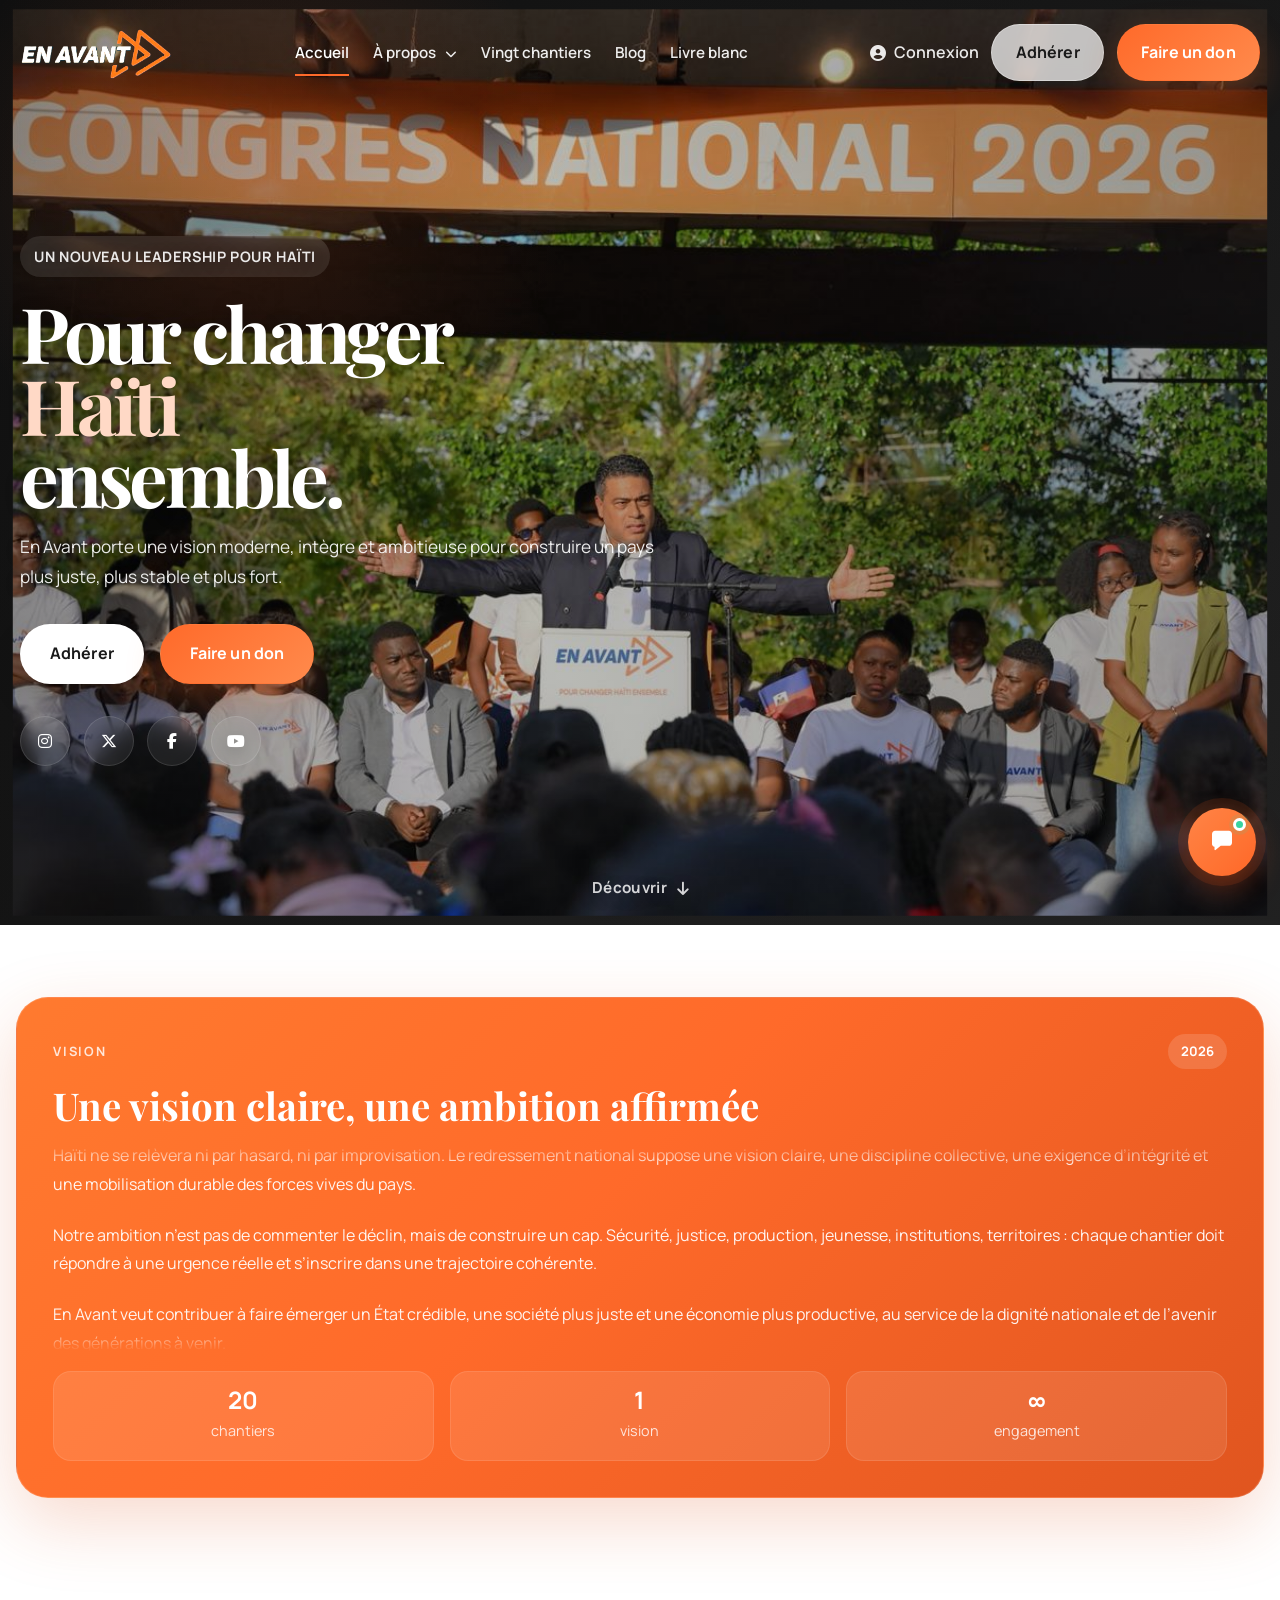
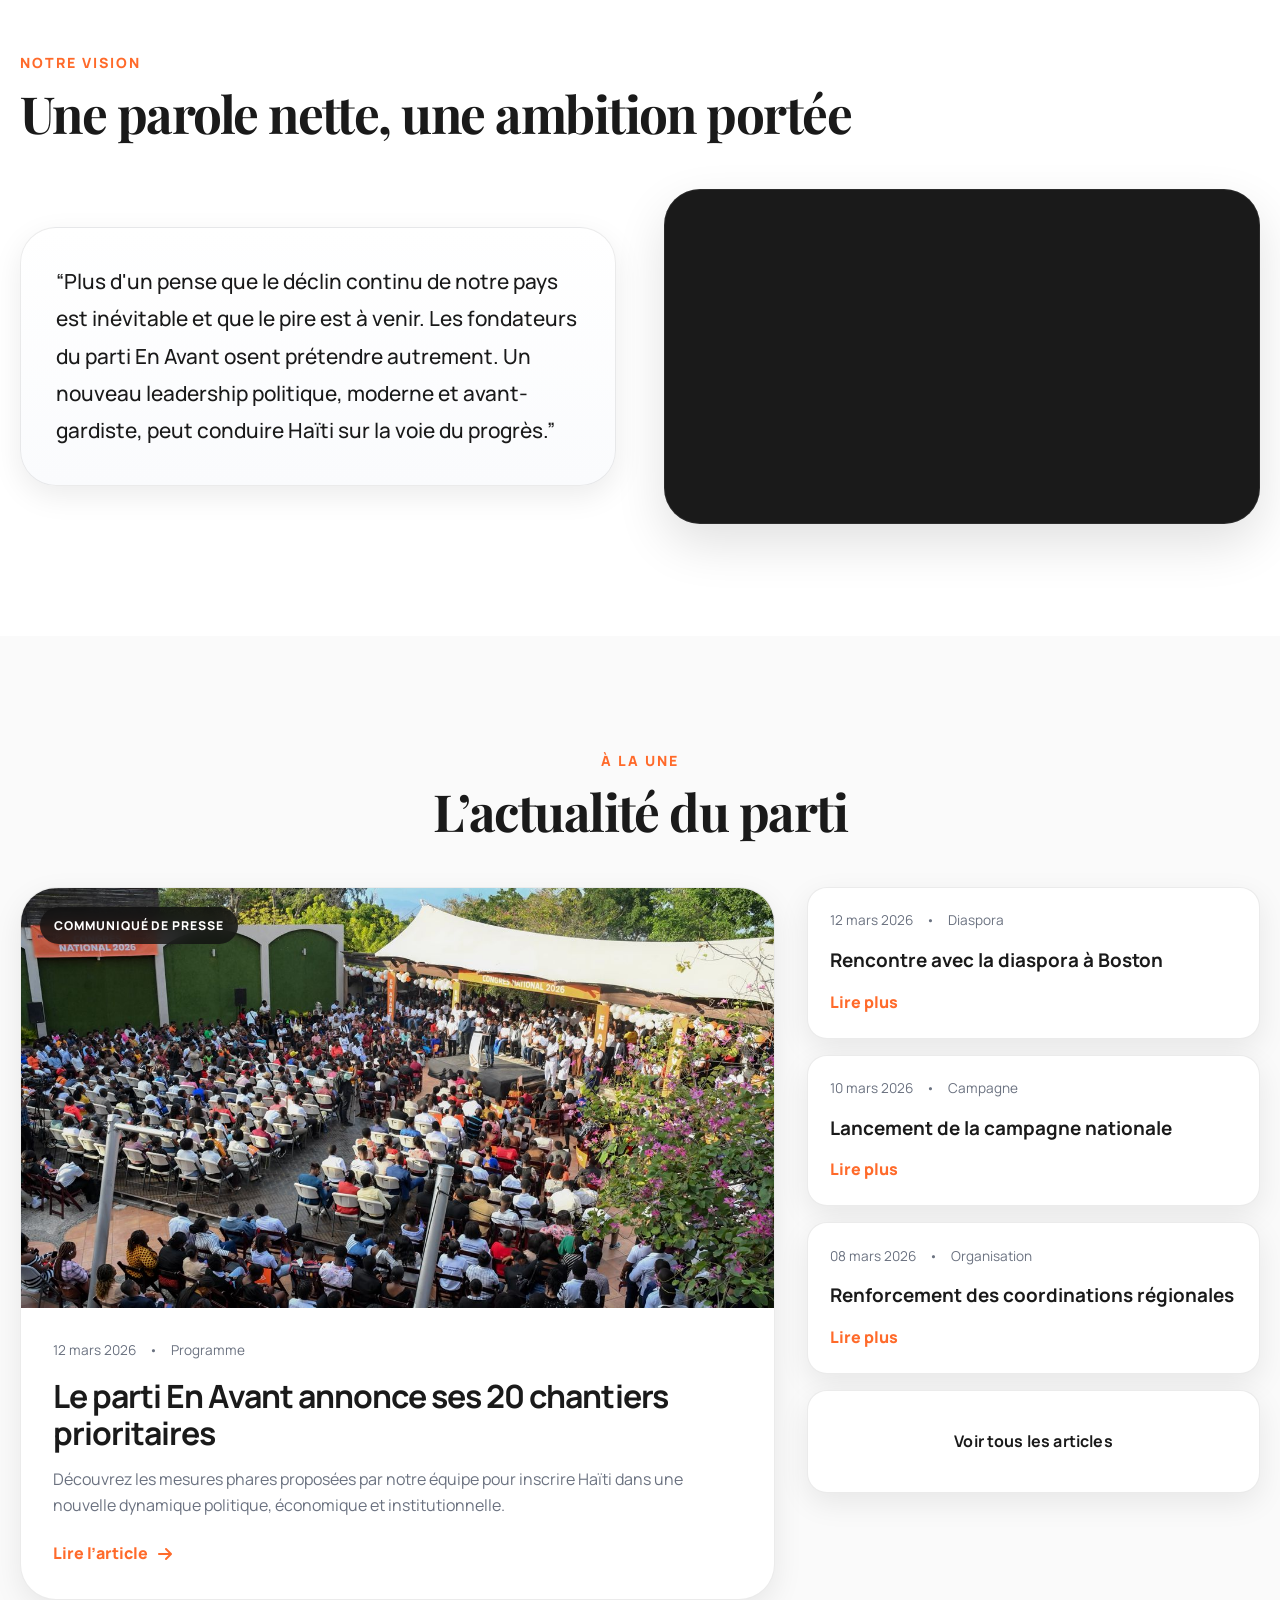
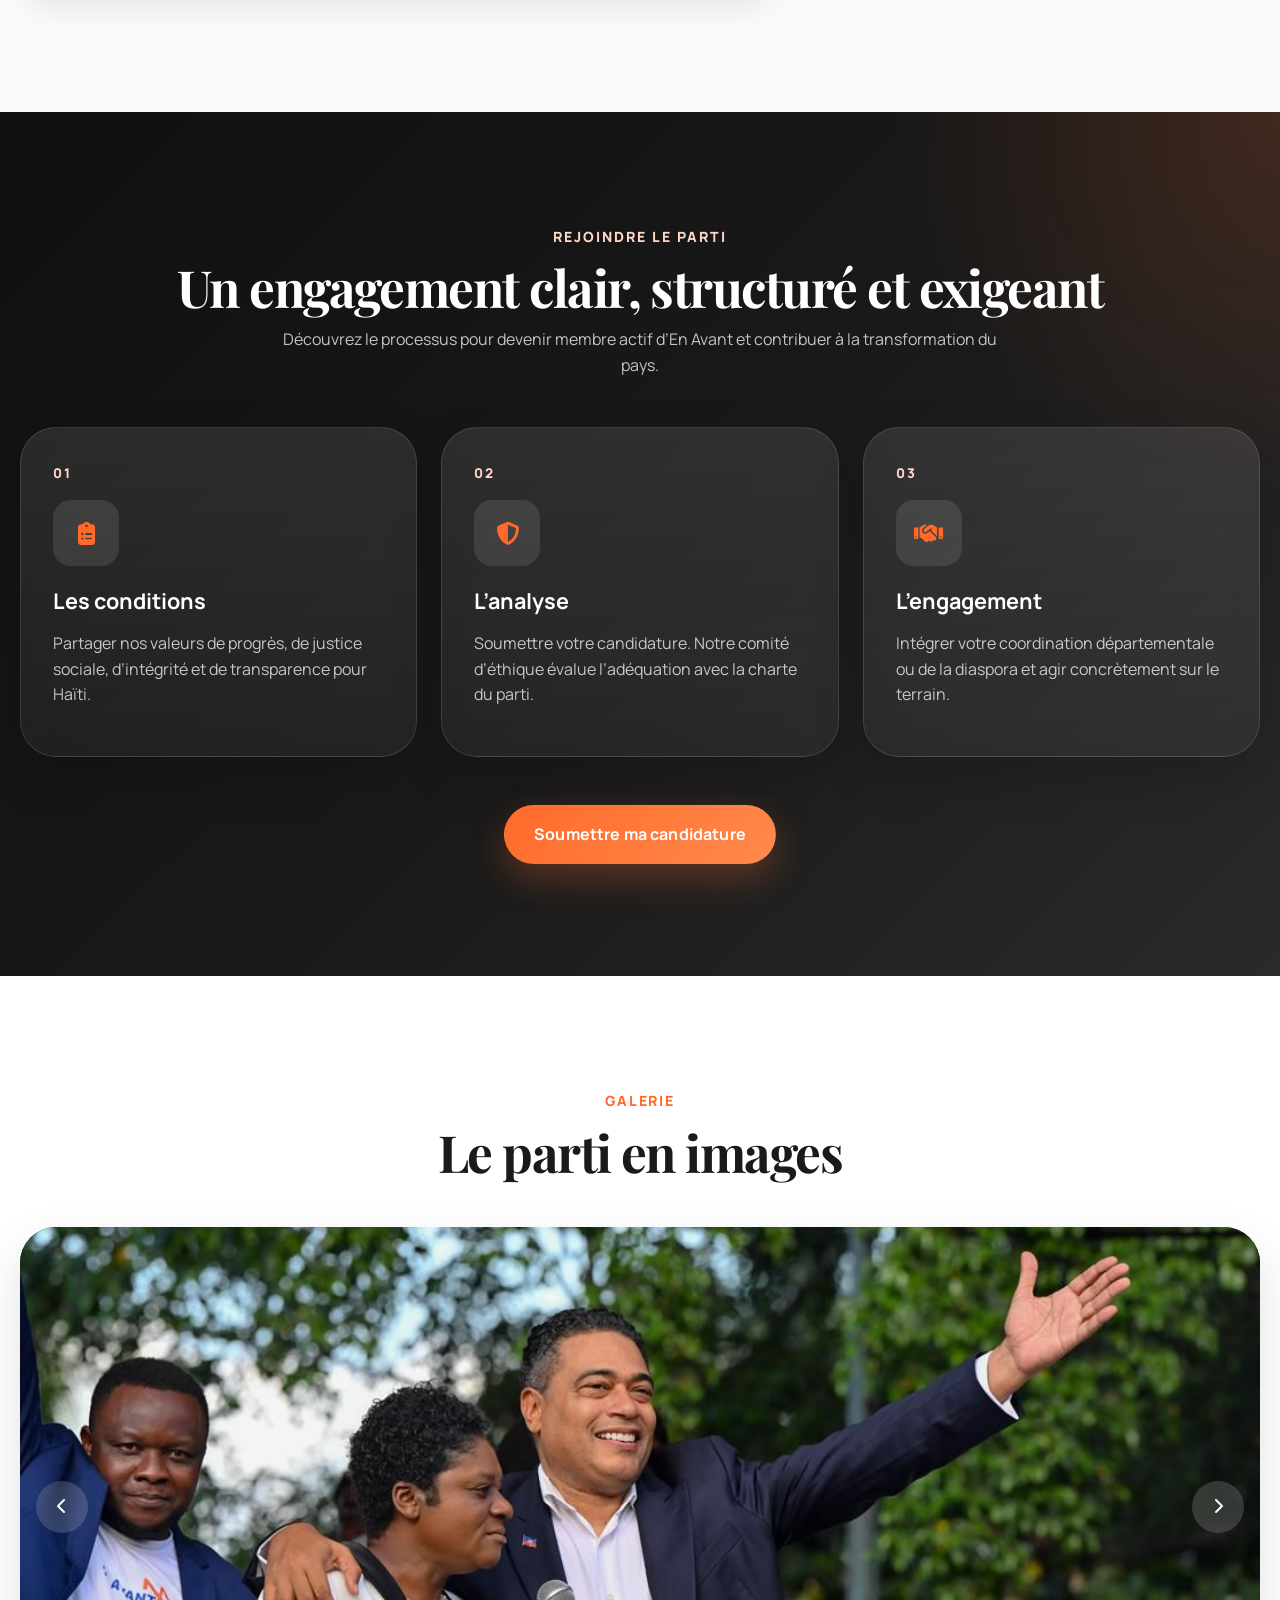
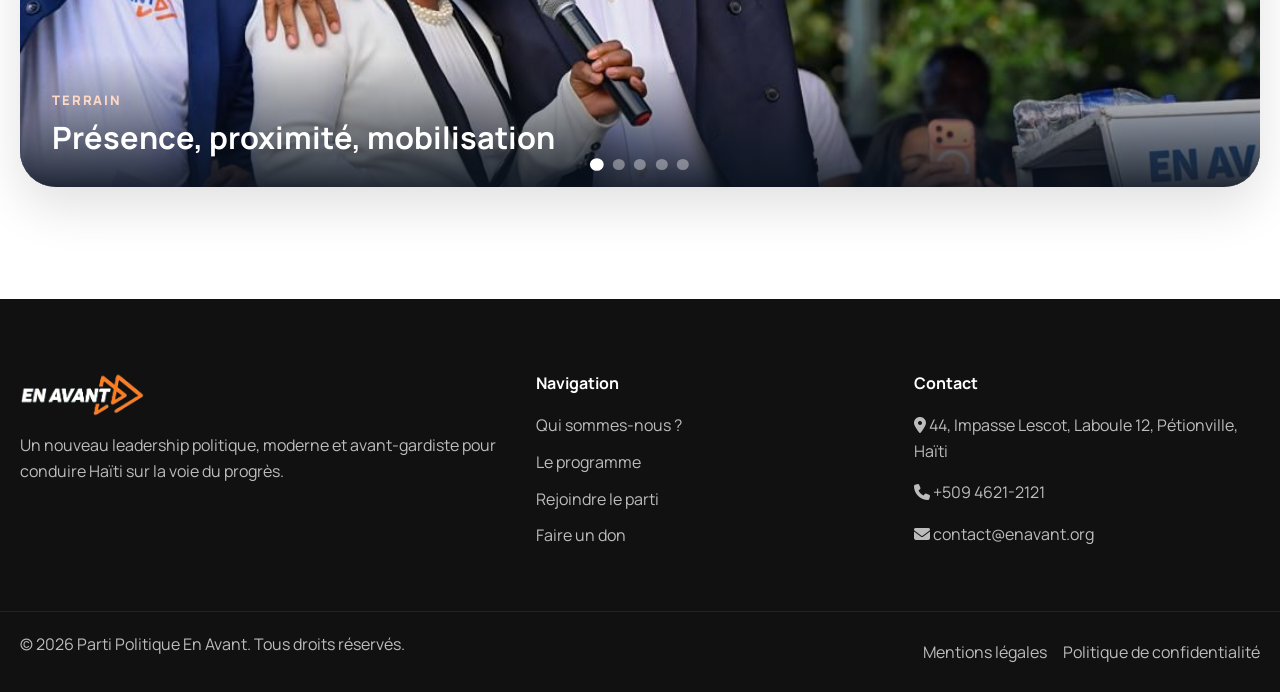
<file: index.html>
<!DOCTYPE html>
<html lang="fr">
<head>
  <!-- Meta de base -->
  <meta charset="UTF-8" />
  <meta name="viewport" content="width=device-width, initial-scale=1.0" />
  <meta http-equiv="X-UA-Compatible" content="IE=edge" />

  <!-- SEO -->
  <title>En Avant | Pour changer Haïti ensemble</title>
  <meta
    name="description"
    content="Découvrez le parti politique En Avant. Notre vision, nos 20 chantiers pour Haïti, et comment rejoindre le parti."
  />

  <!-- Open Graph -->
  <meta property="og:title" content="En Avant | Pour changer Haïti ensemble" />
  <meta
    property="og:description"
    content="Rejoignez le parti pour un nouveau leadership politique, moderne et avant-gardiste."
  />
  <meta property="og:image" content="https://enavant.org/assets/images/og-banner.jpg" />
  <meta property="og:url" content="https://enavant.org" />
  <meta name="twitter:card" content="summary_large_image" />

  <!-- Fonts / icons -->
  <link rel="preconnect" href="https://fonts.googleapis.com" />
  <link rel="preconnect" href="https://fonts.gstatic.com" crossorigin />
  <link
    href="https://fonts.googleapis.com/css2?family=Manrope:wght@400;500;600;700;800&family=Playfair+Display:wght@600;700&display=swap"
    rel="stylesheet"
  />
  <link
    rel="stylesheet"
    href="https://cdnjs.cloudflare.com/ajax/libs/font-awesome/6.5.1/css/all.min.css"
  />

  <!-- Feuille principale -->
  <link rel="stylesheet" href="css/style.css" />
</head>

<body>
  <!-- Loader -->
  <div id="page-loader" class="page-loader">
    <div class="loader-inner">
      <img src="pictures/logo/logo.png" alt="Chargement En Avant" class="loader-logo" />
      <div class="loader-line"></div>
    </div>
  </div>

  <!-- Header -->
  <header id="main-header" class="site-header">
    <div class="container header-shell">
      <a href="index.html" class="brand" aria-label="Retour à l'accueil">
        <img src="pictures/logo/logo.png" alt="Logo En Avant" />
      </a>

      <nav id="main-nav" class="main-nav" aria-label="Menu principal">
        <ul>
          <li><a href="index.html" class="active">Accueil</a></li>
          <li class="dropdown">
            <a href="Apropos.html">À propos <i class="fa-solid fa-chevron-down"></i></a>
            <ul class="dropdown-menu">
              <li><a href="historique.html">Historique</a></li>
              <li><a href="organisation.html">Organisation</a></li>
            </ul>
          </li>
          <li><a href="vingt-chantiers.html">Vingt chantiers</a></li>
          <li><a href="blog.html">Blog</a></li>
          <li><a href="livre-blanc.html">Livre blanc</a></li>

          <li class="mobile-cta"><a href="login.html">Connexion</a></li>
          <li class="mobile-cta"><a href="adherer.html">Adhérer</a></li>
          <li class="mobile-cta"><a href="don.html">Faire un don</a></li>
        </ul>
      </nav>

      <div class="header-actions">
        <a href="login.html" class="header-login">
          <i class="fa-solid fa-circle-user"></i>
          <span>Connexion</span>
        </a>
        <a href="adherer.html" class="btn btn-secondary">Adhérer</a>
        <a href="don.html" class="btn btn-primary">Faire un don</a>

        <button
          id="btn-mobile-menu"
          class="menu-toggle"
          type="button"
          aria-label="Ouvrir le menu"
          aria-expanded="false"
        >
          <span></span>
          <span></span>
          <span></span>
        </button>
      </div>
    </div>
  </header>

  <main>
    <!-- Hero -->
    <section id="hero" class="hero">
      <div class="hero-bg"></div>
      <div class="hero-overlay"></div>

      <div class="container hero-grid">
        <div class="hero-copy reveal-up">
          <span class="eyebrow">Un nouveau leadership pour Haïti</span>

          <h1>
            Pour changer <span>Haïti</span><br />
            ensemble.
          </h1>

          <p class="hero-text">
            En Avant porte une vision moderne, intègre et ambitieuse pour construire
            un pays plus juste, plus stable et plus fort.
          </p>

          <div class="hero-actions">
            <a href="adherer.html" class="btn btn-light btn-lg">Adhérer</a>
            <a href="don.html" class="btn btn-primary btn-lg">Faire un don</a>
          </div>

          <ul class="hero-socials" aria-label="Réseaux sociaux">
            <li>
              <a href="https://www.instagram.com/enavant.ht" target="_blank" rel="noopener noreferrer" aria-label="Instagram">
                <i class="fa-brands fa-instagram"></i>
              </a>
            </li>
            <li>
              <a href="https://x.com/EnAvantHT" target="_blank" rel="noopener noreferrer" aria-label="X">
                <i class="fa-brands fa-x-twitter"></i>
              </a>
            </li>
            <li>
              <a href="https://www.facebook.com/enavant.ht" target="_blank" rel="noopener noreferrer" aria-label="Facebook">
                <i class="fa-brands fa-facebook-f"></i>
              </a>
            </li>
            <li>
              <a href="https://www.youtube.com/@mouvementenavant9694" target="_blank" rel="noopener noreferrer" aria-label="YouTube">
                <i class="fa-brands fa-youtube"></i>
              </a>
            </li>
          </ul>
        </div>
      </div>

      <a href="#home-vision-strip" class="hero-scroll" aria-label="Descendre vers la section suivante">
        <span>Découvrir</span>
        <i class="fa-solid fa-arrow-down"></i>
      </a>
    </section>

    <!-- Bloc vision -->
    <section id="home-vision-strip" class="section section-light">
      <div class="vision-strip-shell reveal-up">
        <div class="vision-strip-card">
          <div class="vision-strip-head">
            <span class="vision-strip-label">Vision</span>
            <span class="vision-strip-pill">2026</span>
          </div>

          <h2 class="vision-strip-title">Une vision claire, une ambition affirmée</h2>

          <div class="vision-strip-marquee">
            <div class="vision-strip-track">
              <p>
                Haïti ne se relèvera ni par hasard, ni par improvisation. Le redressement national suppose
                une vision claire, une discipline collective, une exigence d’intégrité et une mobilisation durable
                des forces vives du pays.
              </p>

              <p>
                Notre ambition n’est pas de commenter le déclin, mais de construire un cap. Sécurité, justice,
                production, jeunesse, institutions, territoires : chaque chantier doit répondre à une urgence réelle
                et s’inscrire dans une trajectoire cohérente.
              </p>

              <p>
                En Avant veut contribuer à faire émerger un État crédible, une société plus juste et une économie
                plus productive, au service de la dignité nationale et de l’avenir des générations à venir.
              </p>

              <p>
                La jeunesse, la diaspora, les collectivités, les travailleurs, les entrepreneurs, les enseignants
                et les artistes ont tous un rôle à jouer dans cette reconstruction. Le pays a besoin d’une méthode,
                d’une volonté et d’un horizon partagé.
              </p>

              <p>
                Haïti ne se relèvera ni par hasard, ni par improvisation. Le redressement national suppose
                une vision claire, une discipline collective, une exigence d’intégrité et une mobilisation durable
                des forces vives du pays.
              </p>

              <p>
                Notre ambition n’est pas de commenter le déclin, mais de construire un cap. Sécurité, justice,
                production, jeunesse, institutions, territoires : chaque chantier doit répondre à une urgence réelle
                et s’inscrire dans une trajectoire cohérente.
              </p>
            </div>
          </div>

          <div class="vision-strip-stats">
            <div>
              <strong>20</strong>
              <span>chantiers</span>
            </div>
            <div>
              <strong>1</strong>
              <span>vision</span>
            </div>
            <div>
              <strong>∞</strong>
              <span>engagement</span>
            </div>
          </div>
        </div>
      </div>
    </section>

    <!-- Vision -->
    <section id="vision" class="section section-light">
      <div class="container">
        <div class="section-head reveal-up">
          <span class="section-kicker">Notre vision</span>
          <h2 class="section-title">Une parole nette, une ambition portée</h2>
        </div>

        <div class="vision-grid">
          <div class="vision-quote reveal-left">
            <blockquote>
              “Plus d'un pense que le déclin continu de notre pays est inévitable et que
              le pire est à venir. Les fondateurs du parti En Avant osent prétendre autrement.
              Un nouveau leadership politique, moderne et avant-gardiste, peut conduire Haïti
              sur la voie du progrès.”
            </blockquote>
          </div>

          <div class="vision-media reveal-right">
            <div class="video-shell">
              <iframe
                width="560"
                height="315"
                src="https://www.youtube.com/embed/DyB86KKDdCI?si=s8EsloqAgnvdMZmQ"
                title="YouTube video player"
                frameborder="0"
                allow="accelerometer; autoplay; clipboard-write; encrypted-media; gyroscope; picture-in-picture; web-share"
                referrerpolicy="strict-origin-when-cross-origin"
                allowfullscreen
              ></iframe>
            </div>
          </div>
        </div>
      </div>
    </section>

    <!-- Actualités -->
    <section id="actualites" class="section section-soft">
      <div class="container">
        <div class="section-head center reveal-up">
          <span class="section-kicker">À la une</span>
          <h2 class="section-title">L’actualité du parti</h2>
        </div>

        <div class="news-layout">
          <article class="feature-card reveal-left">
            <div class="feature-media">
              <img src="pictures/foule-Assise.jpg" alt="Communiqué En Avant" />
              <span class="feature-badge">Communiqué de presse</span>
            </div>

            <div class="feature-body">
              <div class="meta-row">
                <span>12 mars 2026</span>
                <span>Programme</span>
              </div>

              <h3>Le parti En Avant annonce ses 20 chantiers prioritaires</h3>
              <p>
                Découvrez les mesures phares proposées par notre équipe pour inscrire
                Haïti dans une nouvelle dynamique politique, économique et institutionnelle.
              </p>

              <a href="article-details.html" class="text-link">
                Lire l’article
                <i class="fa-solid fa-arrow-right"></i>
              </a>
            </div>
          </article>

          <aside class="news-stack reveal-right">
            <article class="mini-news-card">
              <div class="mini-news-meta">
                <span>12 mars 2026</span>
                <span>Diaspora</span>
              </div>
              <h4>Rencontre avec la diaspora à Boston</h4>
              <a href="#">Lire plus</a>
            </article>

            <article class="mini-news-card">
              <div class="mini-news-meta">
                <span>10 mars 2026</span>
                <span>Campagne</span>
              </div>
              <h4>Lancement de la campagne nationale</h4>
              <a href="#">Lire plus</a>
            </article>

            <article class="mini-news-card">
              <div class="mini-news-meta">
                <span>08 mars 2026</span>
                <span>Organisation</span>
              </div>
              <h4>Renforcement des coordinations régionales</h4>
              <a href="#">Lire plus</a>
            </article>

            <div class="news-cta-box">
              <a href="blog.html" class="btn btn-secondary btn-full">Voir tous les articles</a>
            </div>
          </aside>
        </div>
      </div>
    </section>

    <!-- Rejoindre -->
    <section id="rejoindre" class="section section-dark">
      <div class="container">
        <div class="section-head center reveal-up">
          <span class="section-kicker light">Rejoindre le parti</span>
          <h2 class="section-title light">Un engagement clair, structuré et exigeant</h2>
          <p class="section-intro light">
            Découvrez le processus pour devenir membre actif d’En Avant et contribuer à
            la transformation du pays.
          </p>
        </div>

        <div class="process-grid">
          <article class="process-card reveal-up">
            <span class="process-number">01</span>
            <div class="process-icon"><i class="fa-solid fa-clipboard-list"></i></div>
            <h3>Les conditions</h3>
            <p>
              Partager nos valeurs de progrès, de justice sociale, d’intégrité et de
              transparence pour Haïti.
            </p>
          </article>

          <article class="process-card reveal-up delay-1">
            <span class="process-number">02</span>
            <div class="process-icon"><i class="fa-solid fa-shield-halved"></i></div>
            <h3>L’analyse</h3>
            <p>
              Soumettre votre candidature. Notre comité d’éthique évalue l’adéquation
              avec la charte du parti.
            </p>
          </article>

          <article class="process-card reveal-up delay-2">
            <span class="process-number">03</span>
            <div class="process-icon"><i class="fa-solid fa-handshake"></i></div>
            <h3>L’engagement</h3>
            <p>
              Intégrer votre coordination départementale ou de la diaspora et agir
              concrètement sur le terrain.
            </p>
          </article>
        </div>

        <div class="section-action reveal-up delay-3">
          <a href="adherer.html" class="btn btn-primary btn-lg">Soumettre ma candidature</a>
        </div>
      </div>
    </section>

    <!-- Galerie -->
    <section id="galerie" class="section section-light">
      <div class="container">
        <div class="section-head center reveal-up">
          <span class="section-kicker">Galerie</span>
          <h2 class="section-title">Le parti en images</h2>
        </div>

        <div class="premium-slider reveal-up" id="gallery-slider">
          <div class="slider-track">
            <article class="slide active">
              <img src="pictures/home-galerie/galerie-1.jpeg" alt="Photo du mouvement En Avant 1" />
              <div class="slide-overlay">
                <span>Terrain</span>
                <h3>Présence, proximité, mobilisation</h3>
              </div>
            </article>

            <article class="slide">
              <img src="pictures/home-galerie/galerie-2.jpeg" alt="Photo du mouvement En Avant 2" loading="lazy" />
              <div class="slide-overlay">
                <span>Rencontres</span>
                <h3>Dialoguer avec les forces vives du pays</h3>
              </div>
            </article>

            <article class="slide">
              <img src="pictures/home-galerie/galerie-3.jpeg" alt="Photo du mouvement En Avant 3" loading="lazy" />
              <div class="slide-overlay">
                <span>Organisation</span>
                <h3>Structurer une action politique durable</h3>
              </div>
            </article>

            <article class="slide">
              <img src="pictures/home-galerie/galerie-4.jpeg" alt="Photo du mouvement En Avant 4" loading="lazy" />
              <div class="slide-overlay">
                <span>Leadership</span>
                <h3>Porter une vision moderne et ambitieuse</h3>
              </div>
            </article>

            <article class="slide">
              <img src="pictures/home-galerie/galerie-5.jpeg" alt="Photo du mouvement En Avant 5" loading="lazy" />
              <div class="slide-overlay">
                <span>Élan</span>
                <h3>Créer un parti capable de rassembler</h3>
              </div>
            </article>
          </div>

          <button class="slider-arrow slider-arrow-prev" type="button" aria-label="Image précédente">
            <i class="fa-solid fa-chevron-left"></i>
          </button>
          <button class="slider-arrow slider-arrow-next" type="button" aria-label="Image suivante">
            <i class="fa-solid fa-chevron-right"></i>
          </button>

          <div class="slider-dots" aria-label="Navigation de la galerie"></div>
        </div>
      </div>
    </section>
  </main>

  <!-- Footer -->
  <footer class="site-footer">
    <div class="container footer-grid">
      <div class="footer-col">
        <img src="pictures/logo/logo.png" alt="En Avant" class="footer-logo" />
        <p>
          Un nouveau leadership politique, moderne et avant-gardiste pour conduire Haïti
          sur la voie du progrès.
        </p>
      </div>

      <div class="footer-col">
        <h4>Navigation</h4>
        <ul>
          <li><a href="Apropos.html">Qui sommes-nous ?</a></li>
          <li><a href="vingt-chantiers.html">Le programme</a></li>
          <li><a href="adherer.html">Rejoindre le parti</a></li>
          <li><a href="don.html">Faire un don</a></li>
        </ul>
      </div>

      <div class="footer-col">
        <h4>Contact</h4>
        <address>
          <p><i class="fa-solid fa-location-dot"></i> 44, Impasse Lescot, Laboule 12, Pétionville, Haïti</p>
          <p><i class="fa-solid fa-phone"></i> +509 4621-2121</p>
          <p><i class="fa-solid fa-envelope"></i> contact@enavant.org</p>
        </address>
      </div>
    </div>

    <div class="footer-bottom">
      <div class="container footer-bottom-row">
        <p>© 2026 Parti Politique En Avant. Tous droits réservés.</p>
        <ul class="legal-links">
          <li><a href="#">Mentions légales</a></li>
          <li><a href="#">Politique de confidentialité</a></li>
        </ul>
      </div>
    </div>
  </footer>

  <!-- Retour en haut -->
  <button id="backToTop" class="back-to-top" aria-label="Remonter en haut">
    <i class="fa-solid fa-arrow-up"></i>
  </button>

  <!-- Chatbot -->
  <button class="chatbot-fab" id="chatbotFab" aria-label="Ouvrir le chat">
    <span class="chatbot-icon">
      <svg viewBox="0 0 24 24" aria-hidden="true">
        <path d="M4 5.5C4 4.12 5.12 3 6.5 3h11C18.88 3 20 4.12 20 5.5v7c0 1.38-1.12 2.5-2.5 2.5H11l-4.2 3.4c-.33.27-.8.03-.8-.4V15.8C4.84 15.57 4 14.62 4 13.5v-8z" fill="currentColor"/>
      </svg>
    </span>
    <span class="chatbot-dot"></span>
  </button>

  <script src="js/app.js"></script>
</body>
</html>
</file>
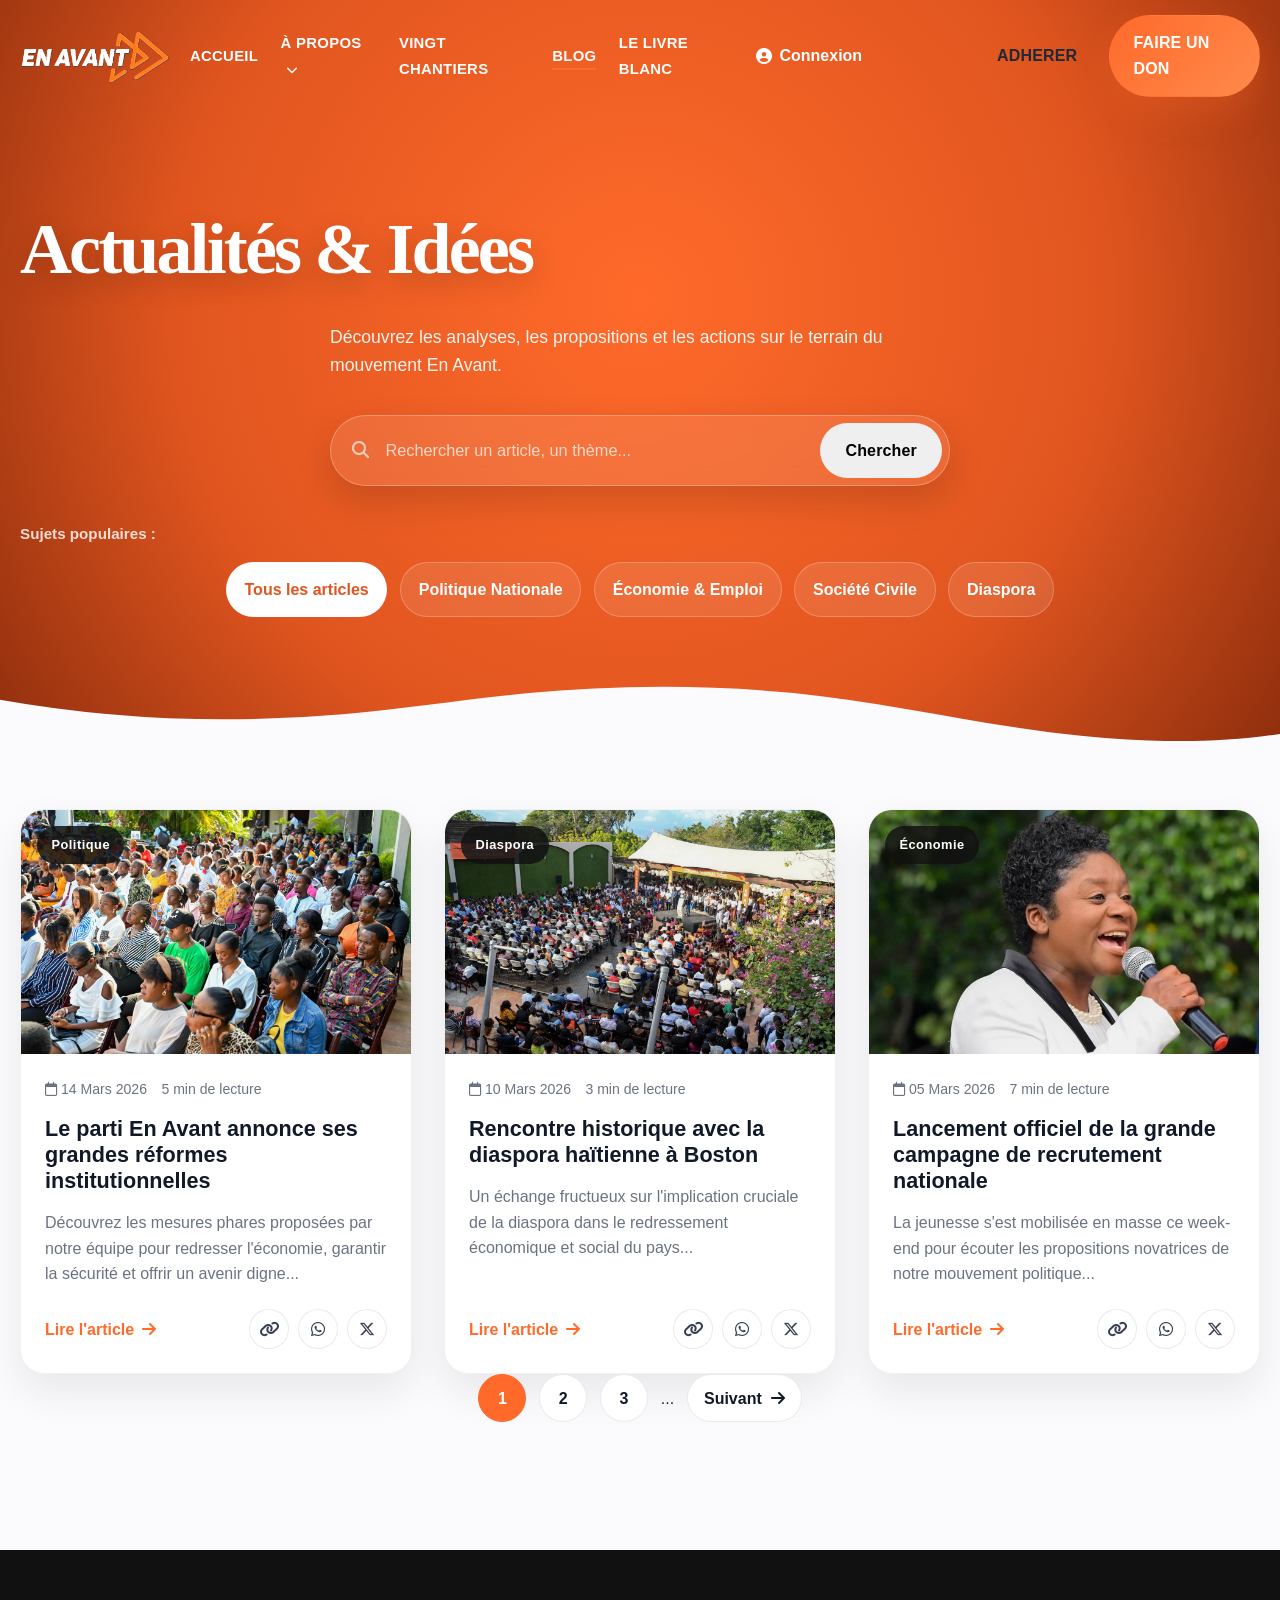
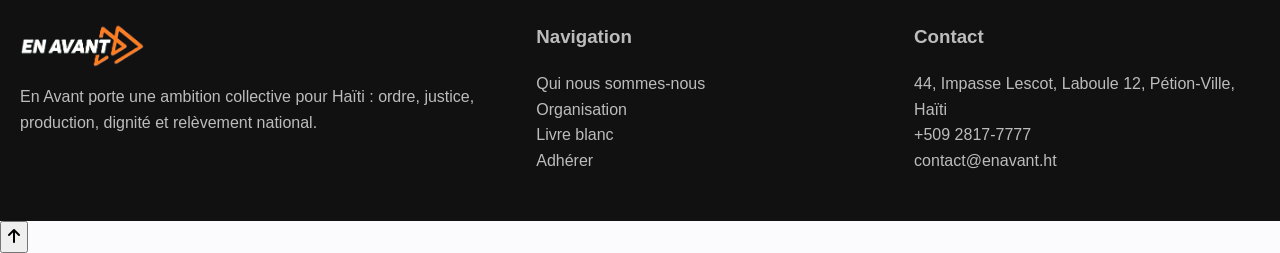
<file: blog.html>
<!DOCTYPE html>
<html lang="fr">
<head>
  <meta charset="UTF-8">
  <meta name="viewport" content="width=device-width, initial-scale=1.0">
  <meta http-equiv="X-UA-Compatible" content="ie=edge">

  <title>Blog & Actualités | En Avant</title>
  <meta name="description" content="Suivez toute l'actualité du mouvement En Avant, nos communiqués de presse et nos analyses politiques pour Haïti.">

  <meta property="og:title" content="Blog & Actualités | En Avant">
  <meta property="og:description" content="Découvrez les dernières propositions et actions sur le terrain du parti En Avant.">
  <meta property="og:image" content="https://enavant.org/assets/images/blog-banner.jpg">
  <meta property="og:url" content="https://enavant.org/blog">
  <meta name="twitter:card" content="summary_large_image">

  <link rel="preconnect" href="https://fonts.googleapis.com">
  <link rel="preconnect" href="https://fonts.gstatic.com" crossorigin>
  <link rel="stylesheet" href="https://cdnjs.cloudflare.com/ajax/libs/font-awesome/6.5.1/css/all.min.css">

  <link rel="stylesheet" href="css/style.css">
  <link rel="stylesheet" href="css/blog.css">
</head>
<body class="page-blog">

  <header id="main-header" class="site-header blog-header">
    <div class="container header-container">

      <div class="header-logo">
        <a href="index.html" aria-label="Retour à l'accueil">
          <img src="pictures/logo/logo.png" alt="Logo En Avant">
        </a>
      </div>

      <nav id="main-nav" class="header-nav" aria-label="Menu principal">
        <ul>
          <li><a href="index.html">ACCUEIL</a></li>
          <li class="dropdown">
            <a href="a-propos.html">À PROPOS <i class="fa-solid fa-chevron-down"></i></a>
            <ul class="dropdown-menu">
              <li><a href="a-propos.html#historique">HISTORIQUE</a></li>
              <li><a href="organisation.html">ORGANISATION</a></li>
            </ul>
          </li>
          <li><a href="vingt-chantiers.html">VINGT CHANTIERS</a></li>
          <li><a href="blog.html" class="active">BLOG</a></li>
          <li><a href="livre-blanc.html">LE LIVRE BLANC</a></li>

          <li class="mobile-only-link mt-4">
            <a href="login.html"><i class="fa-solid fa-circle-user"></i> Connexion</a>
          </li>
          <li class="mobile-only-btn">
            <a href="adherer.html" class="btn btn-outline-primary w-100">Adhérer</a>
          </li>
          <li class="mobile-only-btn">
            <a href="don.html" class="btn btn-primary w-100">Faire un don</a>
          </li>
        </ul>
      </nav>

      <div class="header-actions">
        <a href="login.html" class="nav-login" aria-label="Espace Membre">
          <i class="fa-solid fa-circle-user"></i> Connexion
        </a>

        <div id="google_translate_element" class="translate-widget"></div>

        <a href="adherer.html" class="btn btn-white">ADHERER</a>
        <a href="don.html" class="btn btn-primary">FAIRE UN DON</a>

        <button id="btn-mobile-menu" class="btn-hamburger" aria-label="Ouvrir le menu" aria-expanded="false" type="button">
          <span></span><span></span><span></span>
        </button>
      </div>
    </div>
  </header>

  <main>
    <section class="blog-hero">
      <div class="container text-center reveal-hidden">
        <h1 class="blog-hero-title">Actualités & Idées</h1>
        <p class="blog-hero-text">
          Découvrez les analyses, les propositions et les actions sur le terrain du mouvement En Avant.
        </p>

        <form action="#" method="GET" class="search-form" id="blog-search-form">
          <input
            id="blog-search-input"
            type="search"
            name="q"
            placeholder="Rechercher un article, un thème..."
            aria-label="Rechercher un article"
          >
          <i class="fa-solid fa-magnifying-glass search-icon"></i>
          <button type="submit" class="btn btn-white search-submit">Chercher</button>
        </form>

        <div class="quick-filters mt-5 reveal-hidden delay-1">
          <span class="filters-label">Sujets populaires :</span>
          <div class="filters-scroll-area">
            <button class="quick-tag active" data-filter="all" type="button">Tous les articles</button>
            <button class="quick-tag" data-filter="politique" type="button">Politique Nationale</button>
            <button class="quick-tag" data-filter="economie" type="button">Économie & Emploi</button>
            <button class="quick-tag" data-filter="societe" type="button">Société Civile</button>
            <button class="quick-tag" data-filter="diaspora" type="button">Diaspora</button>
          </div>
        </div>
      </div>

      <div class="blog-hero-wave">
        <svg viewBox="0 0 1200 120" preserveAspectRatio="none">
          <path d="M985.66,92.83C906.67,72,823.78,31,743.84,14.19c-82.26-17.34-168.06-16.33-250.45.39-57.84,11.73-114,31.07-172,41.86A600.21,600.21,0,0,1,0,27.35V120H1200V95.8C1132.19,118.92,1055.71,111.31,985.66,92.83Z"></path>
        </svg>
      </div>
    </section>

    <section class="blog-archive">
      <div class="container">
        <div class="grid-articles reveal-hidden delay-2" id="articles-grid">

          <article class="premium-blog-card article-card" data-category="politique" data-title="Le parti En Avant annonce ses grandes réformes institutionnelles">
            <div class="card-image-box">
              <img src="pictures/home-galerie/galerie-2.jpeg" alt="Réformes institutionnelles" loading="lazy">
              <span class="card-badge">Politique</span>
            </div>

            <div class="card-content-box">
              <div class="card-meta">
                <span><i class="fa-regular fa-calendar"></i> 14 Mars 2026</span>
                <span>5 min de lecture</span>
              </div>

              <h3 class="card-title">
                <a href="article-details.html">Le parti En Avant annonce ses grandes réformes institutionnelles</a>
              </h3>

              <p class="card-excerpt">
                Découvrez les mesures phares proposées par notre équipe pour redresser l'économie, garantir la sécurité et offrir un avenir digne...
              </p>

              <div class="card-actions-bar">
                <a href="article-details.html" class="read-more-link">
                  Lire l'article <i class="fa-solid fa-arrow-right"></i>
                </a>

                <div class="share-tools">
                  <button class="btn-share-direct btn-copy-link" type="button" title="Copier le lien" data-url="https://enavant.org/article-1">
                    <i class="fa-solid fa-link"></i>
                  </button>
                  <button class="btn-share-direct btn-share-whatsapp" type="button" title="Partager sur WhatsApp" data-url="https://enavant.org/article-1">
                    <i class="fa-brands fa-whatsapp"></i>
                  </button>
                  <button class="btn-share-direct btn-share-x" type="button" title="Partager sur X" data-url="https://enavant.org/article-1">
                    <i class="fa-brands fa-x-twitter"></i>
                  </button>
                </div>
              </div>
            </div>
          </article>

          <article class="premium-blog-card article-card" data-category="diaspora" data-title="Rencontre historique avec la diaspora haïtienne à Boston">
            <div class="card-image-box">
              <img src="pictures/home-galerie/galerie-8.jpeg" alt="Rencontre avec la diaspora" loading="lazy">
              <span class="card-badge">Diaspora</span>
            </div>

            <div class="card-content-box">
              <div class="card-meta">
                <span><i class="fa-regular fa-calendar"></i> 10 Mars 2026</span>
                <span>3 min de lecture</span>
              </div>

              <h3 class="card-title">
                <a href="article-details.html">Rencontre historique avec la diaspora haïtienne à Boston</a>
              </h3>

              <p class="card-excerpt">
                Un échange fructueux sur l'implication cruciale de la diaspora dans le redressement économique et social du pays...
              </p>

              <div class="card-actions-bar">
                <a href="article-details.html" class="read-more-link">
                  Lire l'article <i class="fa-solid fa-arrow-right"></i>
                </a>

                <div class="share-tools">
                  <button class="btn-share-direct btn-copy-link" type="button" title="Copier le lien" data-url="https://enavant.org/article-2">
                    <i class="fa-solid fa-link"></i>
                  </button>
                  <button class="btn-share-direct btn-share-whatsapp" type="button" title="Partager sur WhatsApp" data-url="https://enavant.org/article-2">
                    <i class="fa-brands fa-whatsapp"></i>
                  </button>
                  <button class="btn-share-direct btn-share-x" type="button" title="Partager sur X" data-url="https://enavant.org/article-2">
                    <i class="fa-brands fa-x-twitter"></i>
                  </button>
                </div>
              </div>
            </div>
          </article>

          <article class="premium-blog-card article-card" data-category="economie" data-title="Lancement officiel de la grande campagne de recrutement nationale">
            <div class="card-image-box">
              <img src="pictures/home-galerie/galerie-5.jpeg" alt="Campagne nationale" loading="lazy">
              <span class="card-badge">Économie</span>
            </div>

            <div class="card-content-box">
              <div class="card-meta">
                <span><i class="fa-regular fa-calendar"></i> 05 Mars 2026</span>
                <span>7 min de lecture</span>
              </div>

              <h3 class="card-title">
                <a href="article-details.html">Lancement officiel de la grande campagne de recrutement nationale</a>
              </h3>

              <p class="card-excerpt">
                La jeunesse s'est mobilisée en masse ce week-end pour écouter les propositions novatrices de notre mouvement politique...
              </p>

              <div class="card-actions-bar">
                <a href="article-details.html" class="read-more-link">
                  Lire l'article <i class="fa-solid fa-arrow-right"></i>
                </a>

                <div class="share-tools">
                  <button class="btn-share-direct btn-copy-link" type="button" title="Copier le lien" data-url="https://enavant.org/article-3">
                    <i class="fa-solid fa-link"></i>
                  </button>
                  <button class="btn-share-direct btn-share-whatsapp" type="button" title="Partager sur WhatsApp" data-url="https://enavant.org/article-3">
                    <i class="fa-brands fa-whatsapp"></i>
                  </button>
                  <button class="btn-share-direct btn-share-x" type="button" title="Partager sur X" data-url="https://enavant.org/article-3">
                    <i class="fa-brands fa-x-twitter"></i>
                  </button>
                </div>
              </div>
            </div>
          </article>

        </div>

        <div class="pagination blog-pagination mt-5 pt-5 text-center reveal-hidden delay-3">
          <a href="#" class="page-link active">1</a>
          <a href="#" class="page-link">2</a>
          <a href="#" class="page-link">3</a>
          <span class="page-dots">...</span>
          <a href="#" class="page-link next-page">Suivant <i class="fa-solid fa-arrow-right"></i></a>
        </div>
      </div>
    </section>
  </main>


  <footer class="site-footer">
      <div class="container footer-grid">
        <div>
          <img src="pictures/logo/logo.png" alt="En Avant" class="footer-logo">
          <p>En Avant porte une ambition collective pour Haïti : ordre, justice, production, dignité et relèvement national.</p>
        </div>
        <div>
          <h3>Navigation</h3>
          <ul>
            <li><a href="Apropos.html">Qui nous sommes-nous</a></li>
            <li><a href="organisation.html">Organisation</a></li>
            <li><a href="livre-blanc.html">Livre blanc</a></li>
            <li><a href="adherer.html">Adhérer</a></li>
          </ul>
        </div>
        <div>
          <h3>Contact</h3>
          <ul>
            <li>44, Impasse Lescot, Laboule 12, Pétion-Ville, Haïti</li>
            <li>+509 2817-7777</li>
            <li>contact@enavant.ht</li>
          </ul>
        </div>
      </div>
    </footer>

    <button class="back-top" id="back-top" aria-label="Retour en haut">
      <i class="fa-solid fa-arrow-up"></i>
    </button>
  </div>


  <script src="js/blog.js"></script>
</body>
</html>
</file>
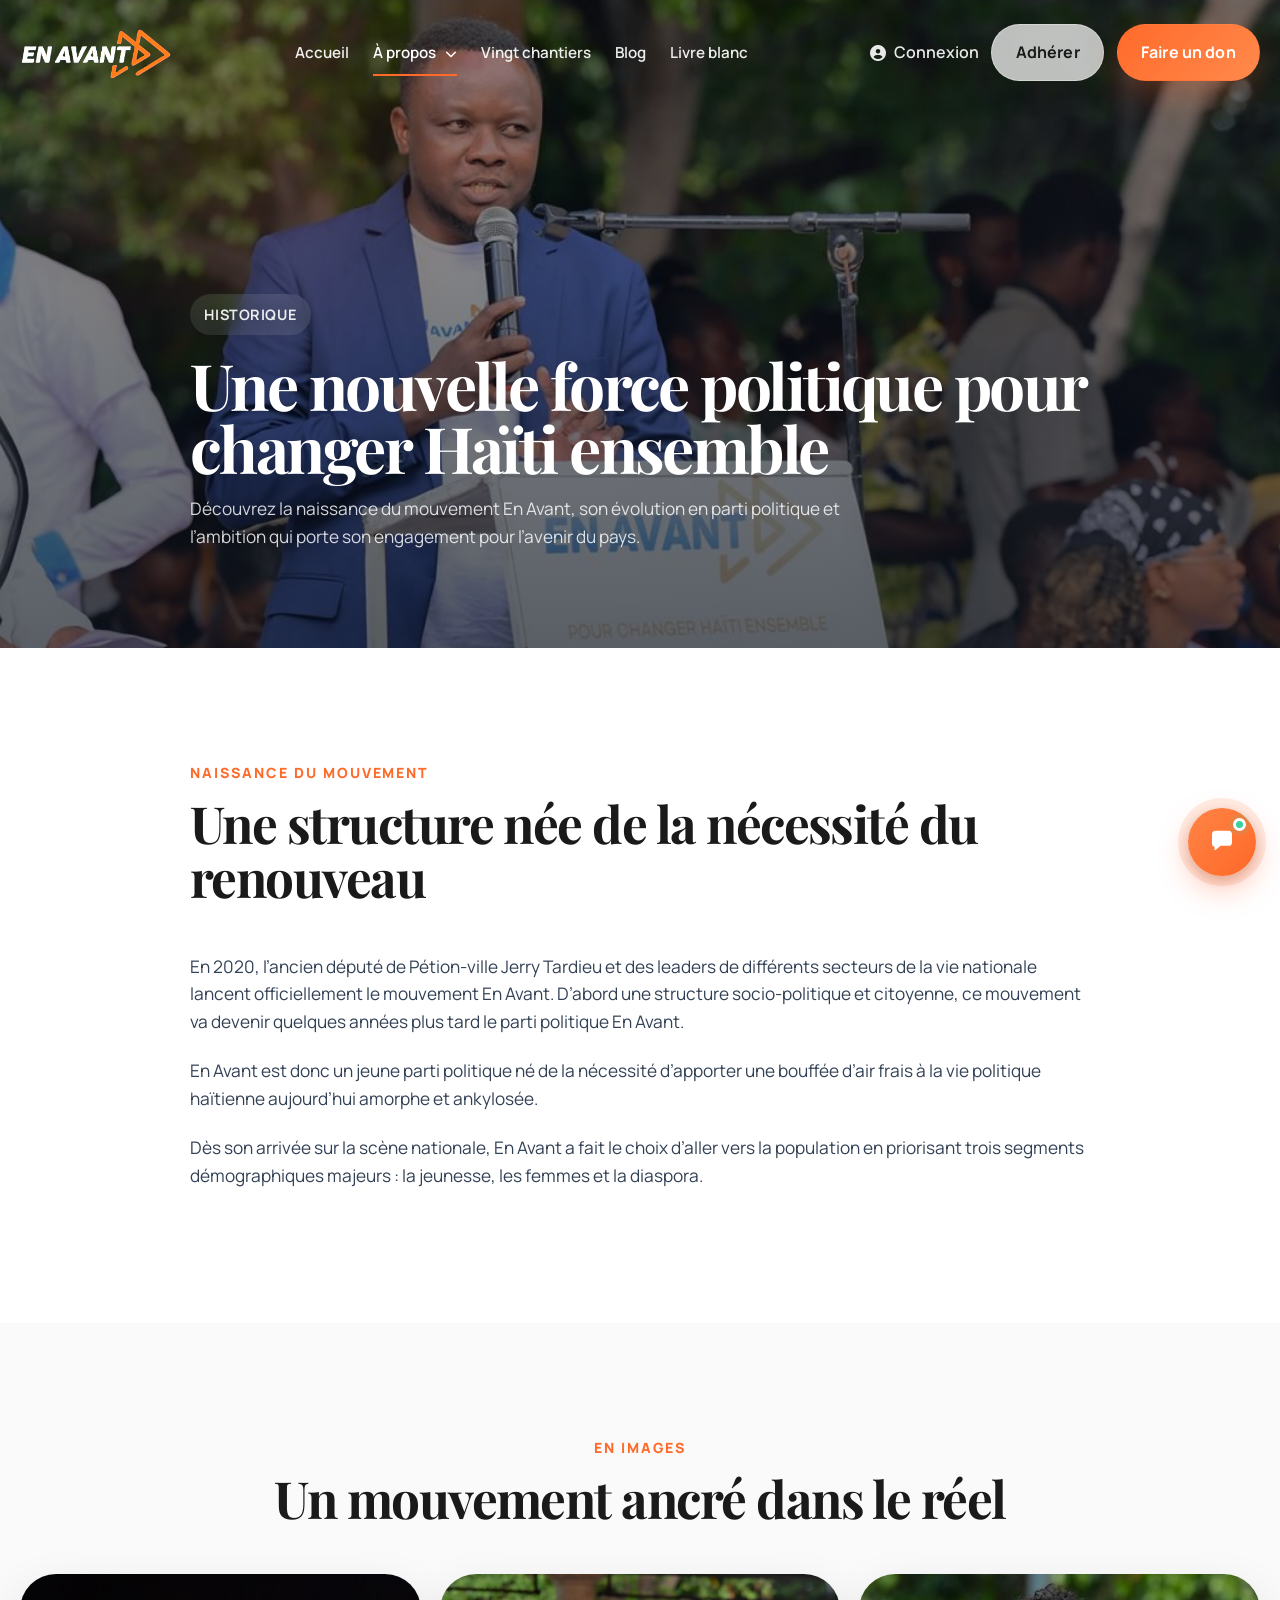
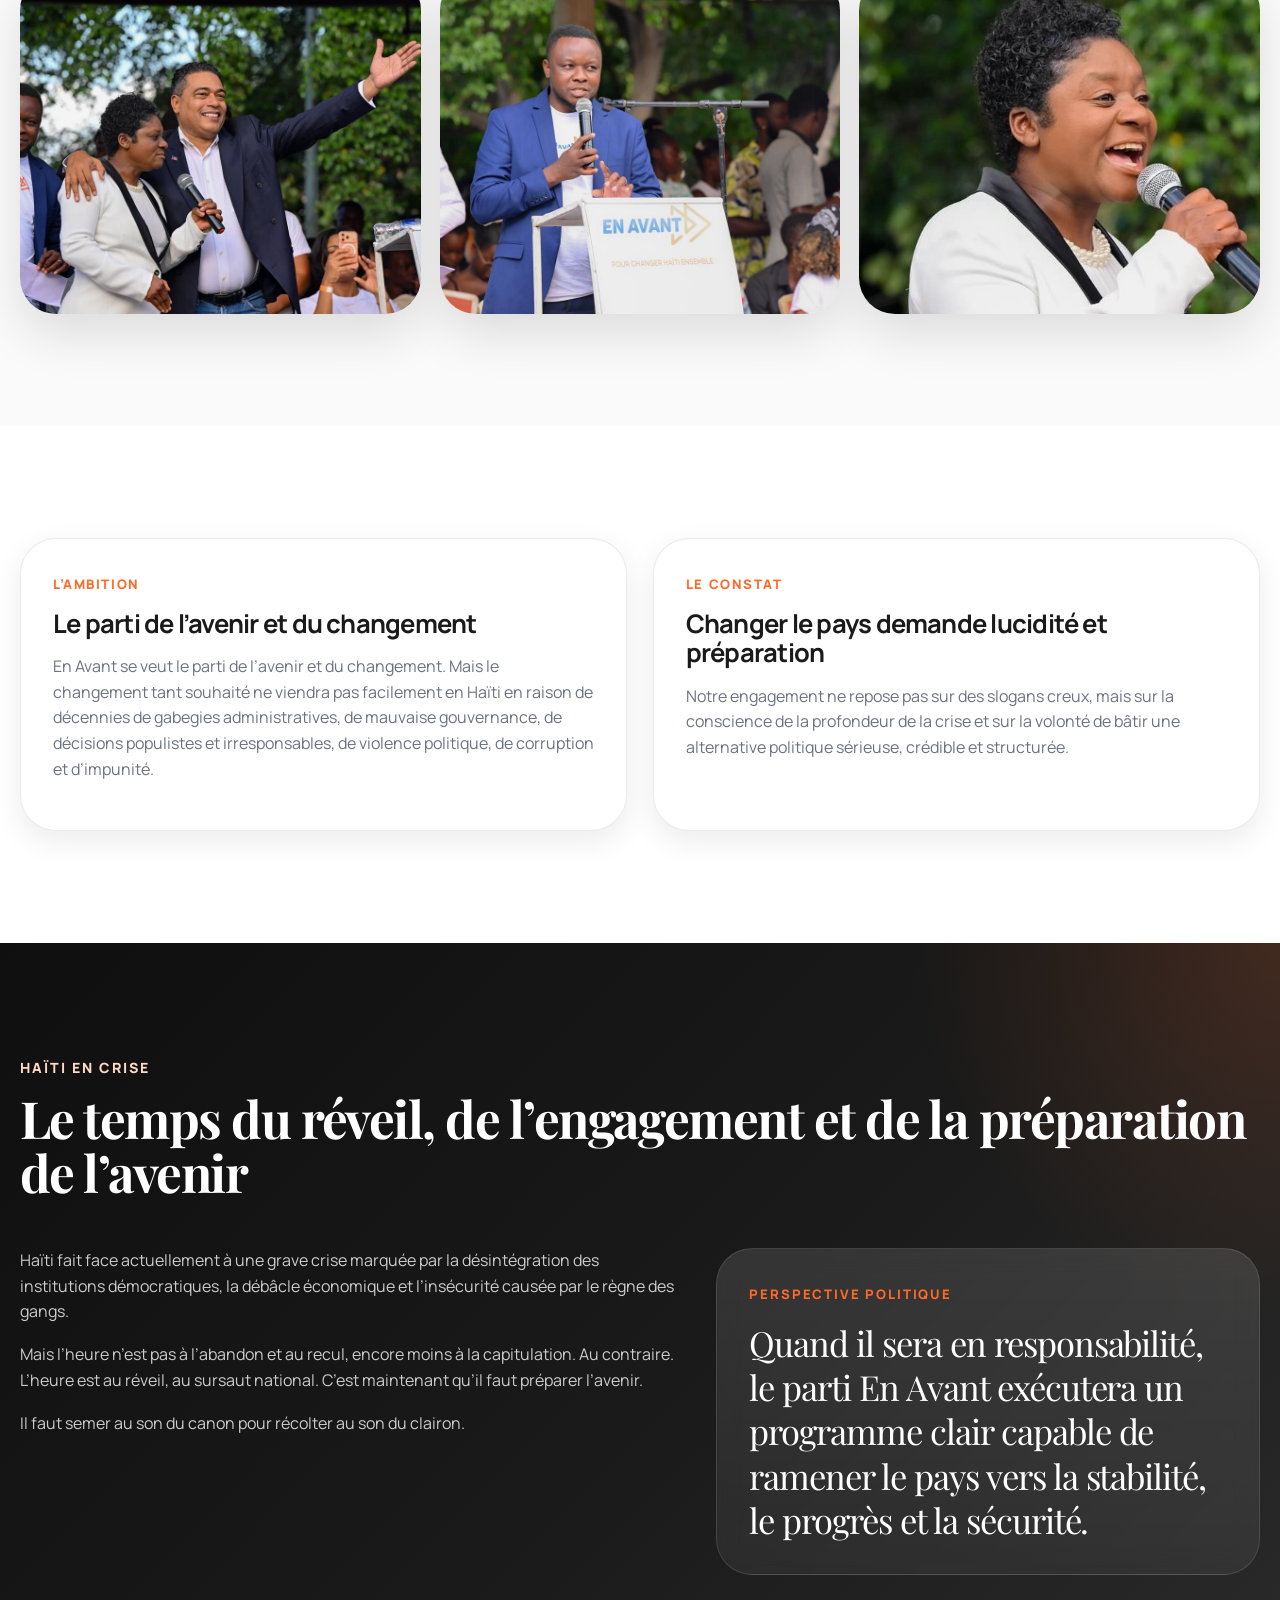
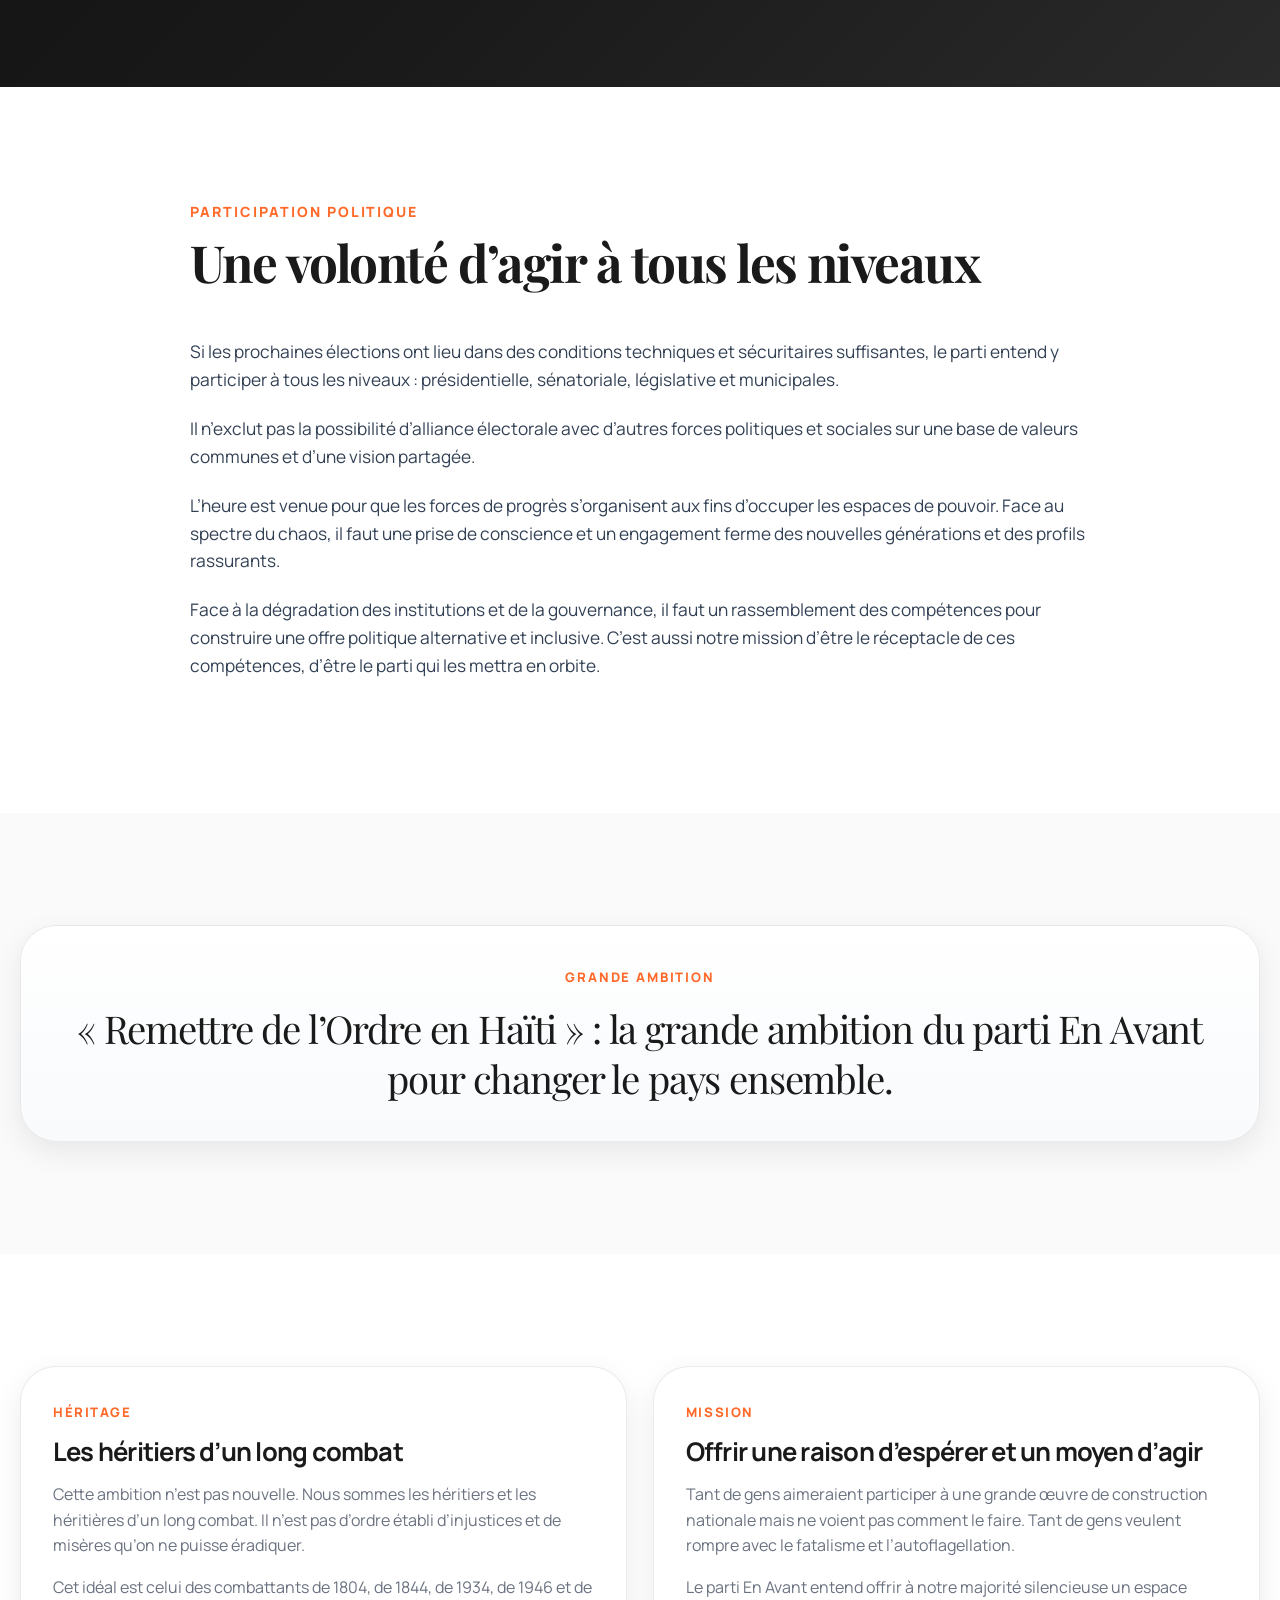
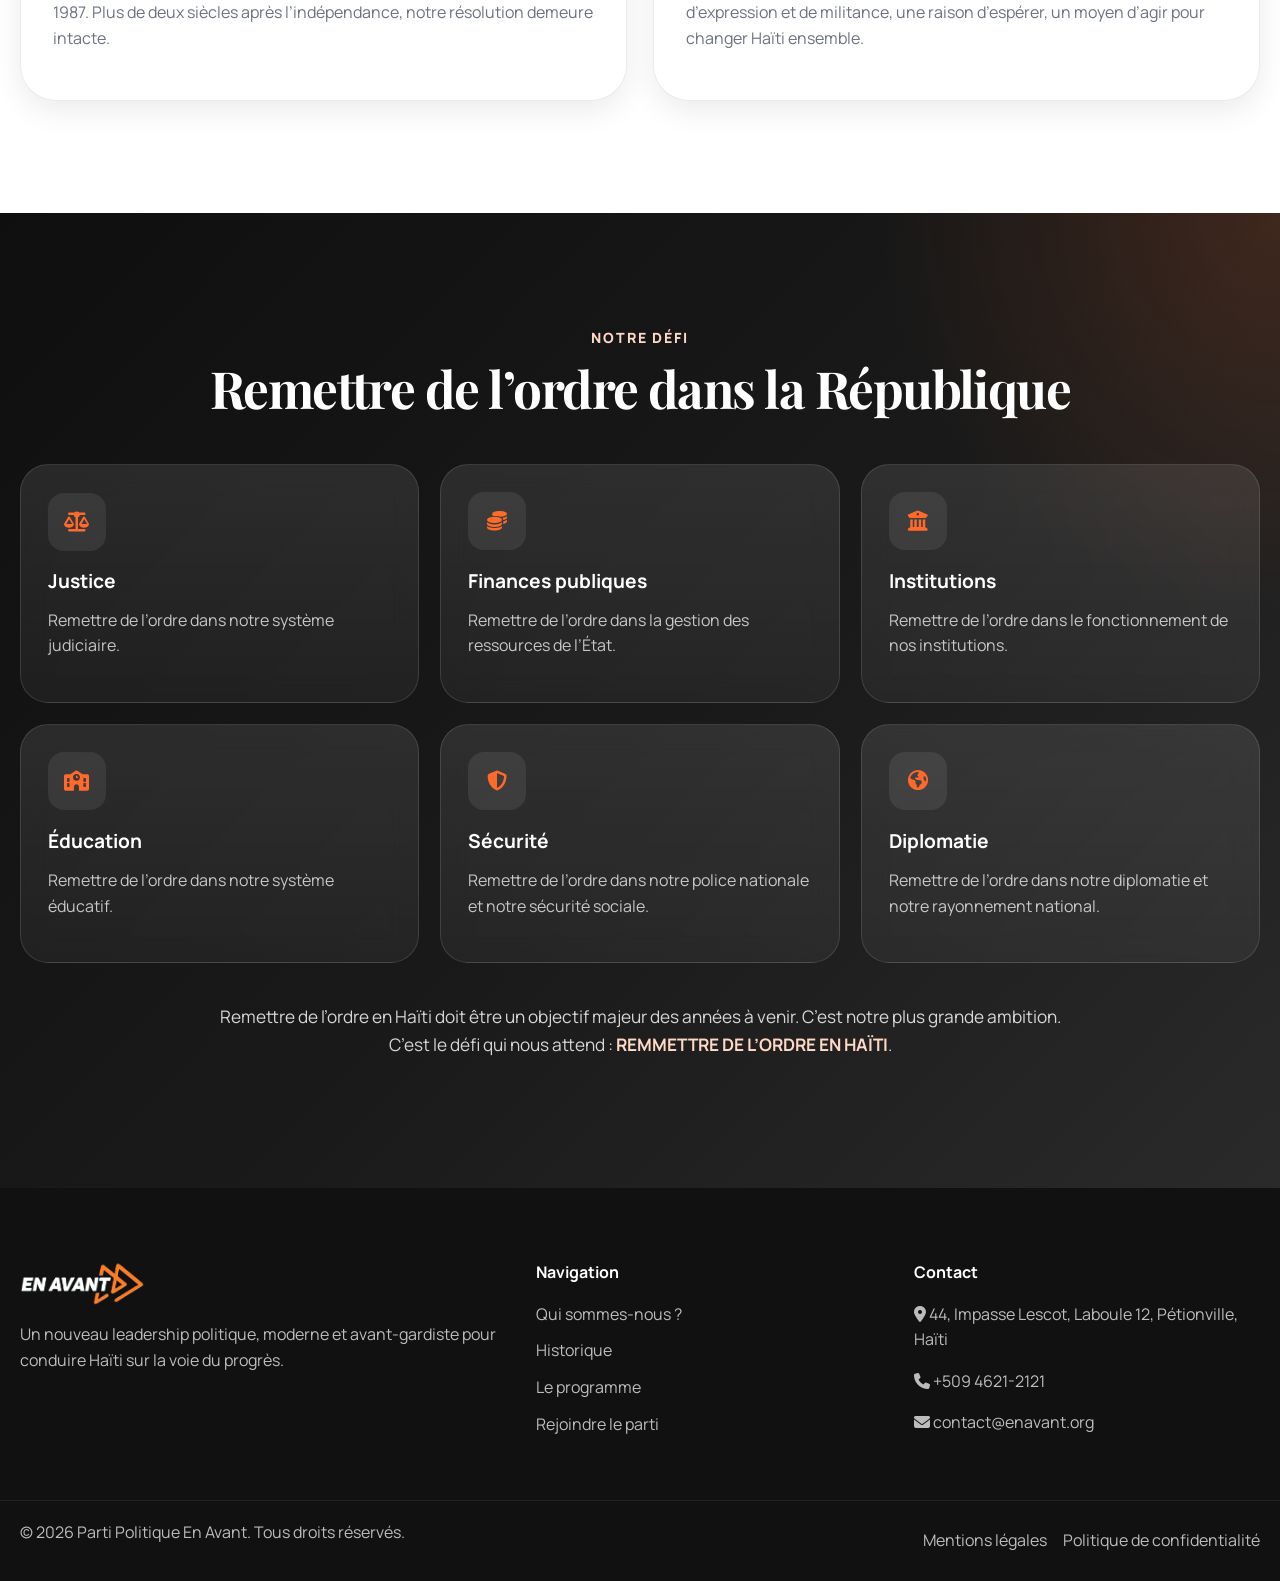
<file: historique.html>
<!DOCTYPE html>
<html lang="fr">
<head>
  <meta charset="UTF-8" />
  <meta name="viewport" content="width=device-width, initial-scale=1.0" />
  <title>Historique | En Avant</title>
  <meta
    name="description"
    content="Découvrez l’historique du parti En Avant, sa naissance, sa mission et son ambition pour changer Haïti ensemble."
  />

  <link rel="preconnect" href="https://fonts.googleapis.com" />
  <link rel="preconnect" href="https://fonts.gstatic.com" crossorigin />
  <link
    href="https://fonts.googleapis.com/css2?family=Manrope:wght@400;500;600;700;800&family=Playfair+Display:wght@600;700&display=swap"
    rel="stylesheet"
  />
  <link
    rel="stylesheet"
    href="https://cdnjs.cloudflare.com/ajax/libs/font-awesome/6.5.1/css/all.min.css"
  />
  <link rel="stylesheet" href="css/style.css" />
</head>

<button class="chatbot-fab" id="chatbotFab" aria-label="Ouvrir le chat">
  <span class="chatbot-icon">
    <svg viewBox="0 0 24 24" aria-hidden="true">
      <path d="M4 5.5C4 4.12 5.12 3 6.5 3h11C18.88 3 20 4.12 20 5.5v7c0 1.38-1.12 2.5-2.5 2.5H11l-4.2 3.4c-.33.27-.8.03-.8-.4V15.8C4.84 15.57 4 14.62 4 13.5v-8z" fill="currentColor"/>
    </svg>
  </span>
  <span class="chatbot-dot"></span>
</button>


<body>
  <header id="main-header" class="site-header scrolled">
    <div class="container header-shell">
      <a href="index.html" class="brand" aria-label="Retour à l'accueil">
        <img src="pictures/logo/logo.png" alt="Logo En Avant" />
      </a>

      <nav id="main-nav" class="main-nav" aria-label="Menu principal">
        <ul>
          <li><a href="index.html">Accueil</a></li>

          <li class="dropdown">
            <a href="Apropos.html" class="active">À propos <i class="fa-solid fa-chevron-down"></i></a>
            <ul class="dropdown-menu">
              <li><a href="historique.html" class="active">Historique</a></li>
              <li><a href="organisation.html">Organisation</a></li>
            </ul>
          </li>

          <li><a href="vingt-chantiers.html">Vingt chantiers</a></li>
          <li><a href="blog.html">Blog</a></li>
          <li><a href="livre-blanc.html">Livre blanc</a></li>
        </ul>
      </nav>

      <div class="header-actions">
        <a href="login.html" class="header-login">
          <i class="fa-solid fa-circle-user"></i>
          <span>Connexion</span>
        </a>
        <a href="adherer.html" class="btn btn-secondary">Adhérer</a>
        <a href="don.html" class="btn btn-primary">Faire un don</a>

        <button
          id="btn-mobile-menu"
          class="menu-toggle"
          type="button"
          aria-label="Ouvrir le menu"
          aria-expanded="false"
        >
          <span></span>
          <span></span>
          <span></span>
        </button>
      </div>
    </div>
  </header>

  <main>
    <!-- Hero -->
    <section class="history-hero">
      <div class="history-hero-bg"></div>
      <div class="history-hero-overlay"></div>

      <div class="container history-hero-content">
        <span class="eyebrow">Historique</span>
        <h1>Une nouvelle force politique pour changer Haïti ensemble</h1>
        <p>
          Découvrez la naissance du mouvement En Avant, son évolution en parti
          politique et l’ambition qui porte son engagement pour l’avenir du pays.
        </p>
      </div>
    </section>

    <!-- Intro -->
    <section class="section section-light">
      <div class="container narrow-container">
        <div class="section-head reveal-up">
          <span class="section-kicker">Naissance du mouvement</span>
          <h2 class="section-title">Une structure née de la nécessité du renouveau</h2>
        </div>

        <div class="about-rich-text reveal-up">
          <p>
            En 2020, l’ancien député de Pétion-ville Jerry Tardieu et des leaders
            de différents secteurs de la vie nationale lancent officiellement le
            mouvement En Avant. D’abord une structure socio-politique et citoyenne,
            ce mouvement va devenir quelques années plus tard le parti politique
            En Avant.
          </p>

          <p>
            En Avant est donc un jeune parti politique né de la nécessité
            d’apporter une bouffée d’air frais à la vie politique haïtienne
            aujourd’hui amorphe et ankylosée.
          </p>

          <p>
            Dès son arrivée sur la scène nationale, En Avant a fait le choix
            d’aller vers la population en priorisant trois segments démographiques
            majeurs : la jeunesse, les femmes et la diaspora.
          </p>
        </div>
      </div>
    </section>

    <!-- Gallery strip -->
    <section class="section section-soft history-gallery-section">
      <div class="container">
        <div class="section-head center reveal-up">
          <span class="section-kicker">En images</span>
          <h2 class="section-title">Un mouvement ancré dans le réel</h2>
        </div>

        <div class="history-gallery-grid">
          <figure class="history-photo reveal-up">
            <img src="pictures/home-galerie/galerie-1.jpeg" alt="En Avant sur le terrain" />
          </figure>

          <figure class="history-photo reveal-up delay-1">
            <img src="pictures/home-galerie/galerie-3.jpeg" alt="Mobilisation du mouvement En Avant" />
          </figure>

          <figure class="history-photo reveal-up delay-2">
            <img src="pictures/home-galerie/galerie-5.jpeg" alt="Rencontres et organisation du mouvement En Avant" />
          </figure>
        </div>
      </div>
    </section>

    <!-- Change -->
    <section class="section section-light">
      <div class="container">
        <div class="history-split">
          <article class="about-card reveal-left">
            <span class="card-kicker">L’ambition</span>
            <h3>Le parti de l’avenir et du changement</h3>
            <p>
              En Avant se veut le parti de l’avenir et du changement. Mais le
              changement tant souhaité ne viendra pas facilement en Haïti en
              raison de décennies de gabegies administratives, de mauvaise
              gouvernance, de décisions populistes et irresponsables, de violence
              politique, de corruption et d’impunité.
            </p>
          </article>

          <article class="about-card reveal-right">
            <span class="card-kicker">Le constat</span>
            <h3>Changer le pays demande lucidité et préparation</h3>
            <p>
              Notre engagement ne repose pas sur des slogans creux, mais sur la
              conscience de la profondeur de la crise et sur la volonté de bâtir
              une alternative politique sérieuse, crédible et structurée.
            </p>
          </article>
        </div>
      </div>
    </section>

    <!-- Crisis -->
    <section class="section section-dark">
      <div class="container">
        <div class="section-head reveal-up">
          <span class="section-kicker light">Haïti en crise</span>
          <h2 class="section-title light">Le temps du réveil, de l’engagement et de la préparation de l’avenir</h2>
        </div>

        <div class="history-dark-grid">
          <div class="reveal-left">
            <p class="light-text">
              Haïti fait face actuellement à une grave crise marquée par la
              désintégration des institutions démocratiques, la débâcle
              économique et l’insécurité causée par le règne des gangs.
            </p>

            <p class="light-text">
              Mais l’heure n’est pas à l’abandon et au recul, encore moins à la
              capitulation. Au contraire. L’heure est au réveil, au sursaut
              national. C’est maintenant qu’il faut préparer l’avenir.
            </p>

            <p class="light-text">
              Il faut semer au son du canon pour récolter au son du clairon.
            </p>
          </div>

          <div class="history-highlight reveal-right">
            <span class="statement-kicker">Perspective politique</span>
            <blockquote>
              Quand il sera en responsabilité, le parti En Avant exécutera un
              programme clair capable de ramener le pays vers la stabilité, le
              progrès et la sécurité.
            </blockquote>
          </div>
        </div>
      </div>
    </section>

    <!-- Elections -->
    <section class="section section-light">
      <div class="container narrow-container">
        <div class="section-head reveal-up">
          <span class="section-kicker">Participation politique</span>
          <h2 class="section-title">Une volonté d’agir à tous les niveaux</h2>
        </div>

        <div class="about-rich-text reveal-up">
          <p>
            Si les prochaines élections ont lieu dans des conditions techniques
            et sécuritaires suffisantes, le parti entend y participer à tous les
            niveaux : présidentielle, sénatoriale, législative et municipales.
          </p>

          <p>
            Il n’exclut pas la possibilité d’alliance électorale avec d’autres
            forces politiques et sociales sur une base de valeurs communes et
            d’une vision partagée.
          </p>

          <p>
            L’heure est venue pour que les forces de progrès s’organisent aux fins
            d’occuper les espaces de pouvoir. Face au spectre du chaos, il faut
            une prise de conscience et un engagement ferme des nouvelles
            générations et des profils rassurants.
          </p>

          <p>
            Face à la dégradation des institutions et de la gouvernance, il faut
            un rassemblement des compétences pour construire une offre politique
            alternative et inclusive. C’est aussi notre mission d’être le
            réceptacle de ces compétences, d’être le parti qui les mettra en
            orbite.
          </p>
        </div>
      </div>
    </section>

    <!-- Great ambition -->
    <section class="section section-soft">
      <div class="container">
        <div class="statement-box reveal-up">
          <span class="statement-kicker">Grande ambition</span>
          <blockquote>
            « Remettre de l’Ordre en Haïti » : la grande ambition du parti En Avant
            pour changer le pays ensemble.
          </blockquote>
        </div>
      </div>
    </section>

    <!-- Long combat -->
    <section class="section section-light">
      <div class="container">
        <div class="history-split">
          <article class="about-card reveal-left">
            <span class="card-kicker">Héritage</span>
            <h3>Les héritiers d’un long combat</h3>
            <p>
              Cette ambition n’est pas nouvelle. Nous sommes les héritiers et les
              héritières d’un long combat. Il n’est pas d’ordre établi
              d’injustices et de misères qu’on ne puisse éradiquer.
            </p>
            <p>
              Cet idéal est celui des combattants de 1804, de 1844, de 1934,
              de 1946 et de 1987. Plus de deux siècles après l’indépendance,
              notre résolution demeure intacte.
            </p>
          </article>

          <article class="about-card reveal-right">
            <span class="card-kicker">Mission</span>
            <h3>Offrir une raison d’espérer et un moyen d’agir</h3>
            <p>
              Tant de gens aimeraient participer à une grande œuvre de
              construction nationale mais ne voient pas comment le faire. Tant de
              gens veulent rompre avec le fatalisme et l’autoflagellation.
            </p>
            <p>
              Le parti En Avant entend offrir à notre majorité silencieuse un
              espace d’expression et de militance, une raison d’espérer, un moyen
              d’agir pour changer Haïti ensemble.
            </p>
          </article>
        </div>
      </div>
    </section>

    <!-- Order -->
    <section class="section section-dark">
      <div class="container">
        <div class="section-head center reveal-up">
          <span class="section-kicker light">Notre défi</span>
          <h2 class="section-title light">Remettre de l’ordre dans la République</h2>
        </div>

        <div class="order-grid">
          <article class="order-card reveal-up">
            <i class="fa-solid fa-scale-balanced"></i>
            <h3>Justice</h3>
            <p>Remettre de l’ordre dans notre système judiciaire.</p>
          </article>

          <article class="order-card reveal-up delay-1">
            <i class="fa-solid fa-coins"></i>
            <h3>Finances publiques</h3>
            <p>Remettre de l’ordre dans la gestion des ressources de l’État.</p>
          </article>

          <article class="order-card reveal-up delay-2">
            <i class="fa-solid fa-building-columns"></i>
            <h3>Institutions</h3>
            <p>Remettre de l’ordre dans le fonctionnement de nos institutions.</p>
          </article>

          <article class="order-card reveal-up">
            <i class="fa-solid fa-school"></i>
            <h3>Éducation</h3>
            <p>Remettre de l’ordre dans notre système éducatif.</p>
          </article>

          <article class="order-card reveal-up delay-1">
            <i class="fa-solid fa-shield-halved"></i>
            <h3>Sécurité</h3>
            <p>Remettre de l’ordre dans notre police nationale et notre sécurité sociale.</p>
          </article>

          <article class="order-card reveal-up delay-2">
            <i class="fa-solid fa-earth-americas"></i>
            <h3>Diplomatie</h3>
            <p>Remettre de l’ordre dans notre diplomatie et notre rayonnement national.</p>
          </article>
        </div>

        <div class="history-final-call reveal-up">
          <p>
            Remettre de l’ordre en Haïti doit être un objectif majeur des années
            à venir. C’est notre plus grande ambition. C’est le défi qui nous
            attend : <strong>REMMETTRE DE L’ORDRE EN HAÏTI</strong>.
          </p>
        </div>
      </div>
    </section>
  </main>

  <footer class="site-footer">
    <div class="container footer-grid">
      <div class="footer-col">
        <img src="pictures/logo/logo.png" alt="En Avant" class="footer-logo" />
        <p>
          Un nouveau leadership politique, moderne et avant-gardiste pour conduire Haïti
          sur la voie du progrès.
        </p>
      </div>

      <div class="footer-col">
        <h4>Navigation</h4>
        <ul>
          <li><a href="a-propos.html">Qui sommes-nous ?</a></li>
          <li><a href="historique.html">Historique</a></li>
          <li><a href="vingt-chantiers.html">Le programme</a></li>
          <li><a href="adherer.html">Rejoindre le parti</a></li>
        </ul>
      </div>

      <div class="footer-col">
        <h4>Contact</h4>
        <address>
          <p><i class="fa-solid fa-location-dot"></i> 44, Impasse Lescot, Laboule 12, Pétionville, Haïti</p>
          <p><i class="fa-solid fa-phone"></i> +509 4621-2121</p>
          <p><i class="fa-solid fa-envelope"></i> contact@enavant.org</p>
        </address>
      </div>
    </div>

    <div class="footer-bottom">
      <div class="container footer-bottom-row">
        <p>© 2026 Parti Politique En Avant. Tous droits réservés.</p>
        <ul class="legal-links">
          <li><a href="#">Mentions légales</a></li>
          <li><a href="#">Politique de confidentialité</a></li>
        </ul>
      </div>
    </div>
  </footer>

  <button id="backToTop" class="back-to-top" aria-label="Remonter en haut">
    <i class="fa-solid fa-arrow-up"></i>
  </button>

  <script src="js/app.js"></script>
</body>
</html>
</file>
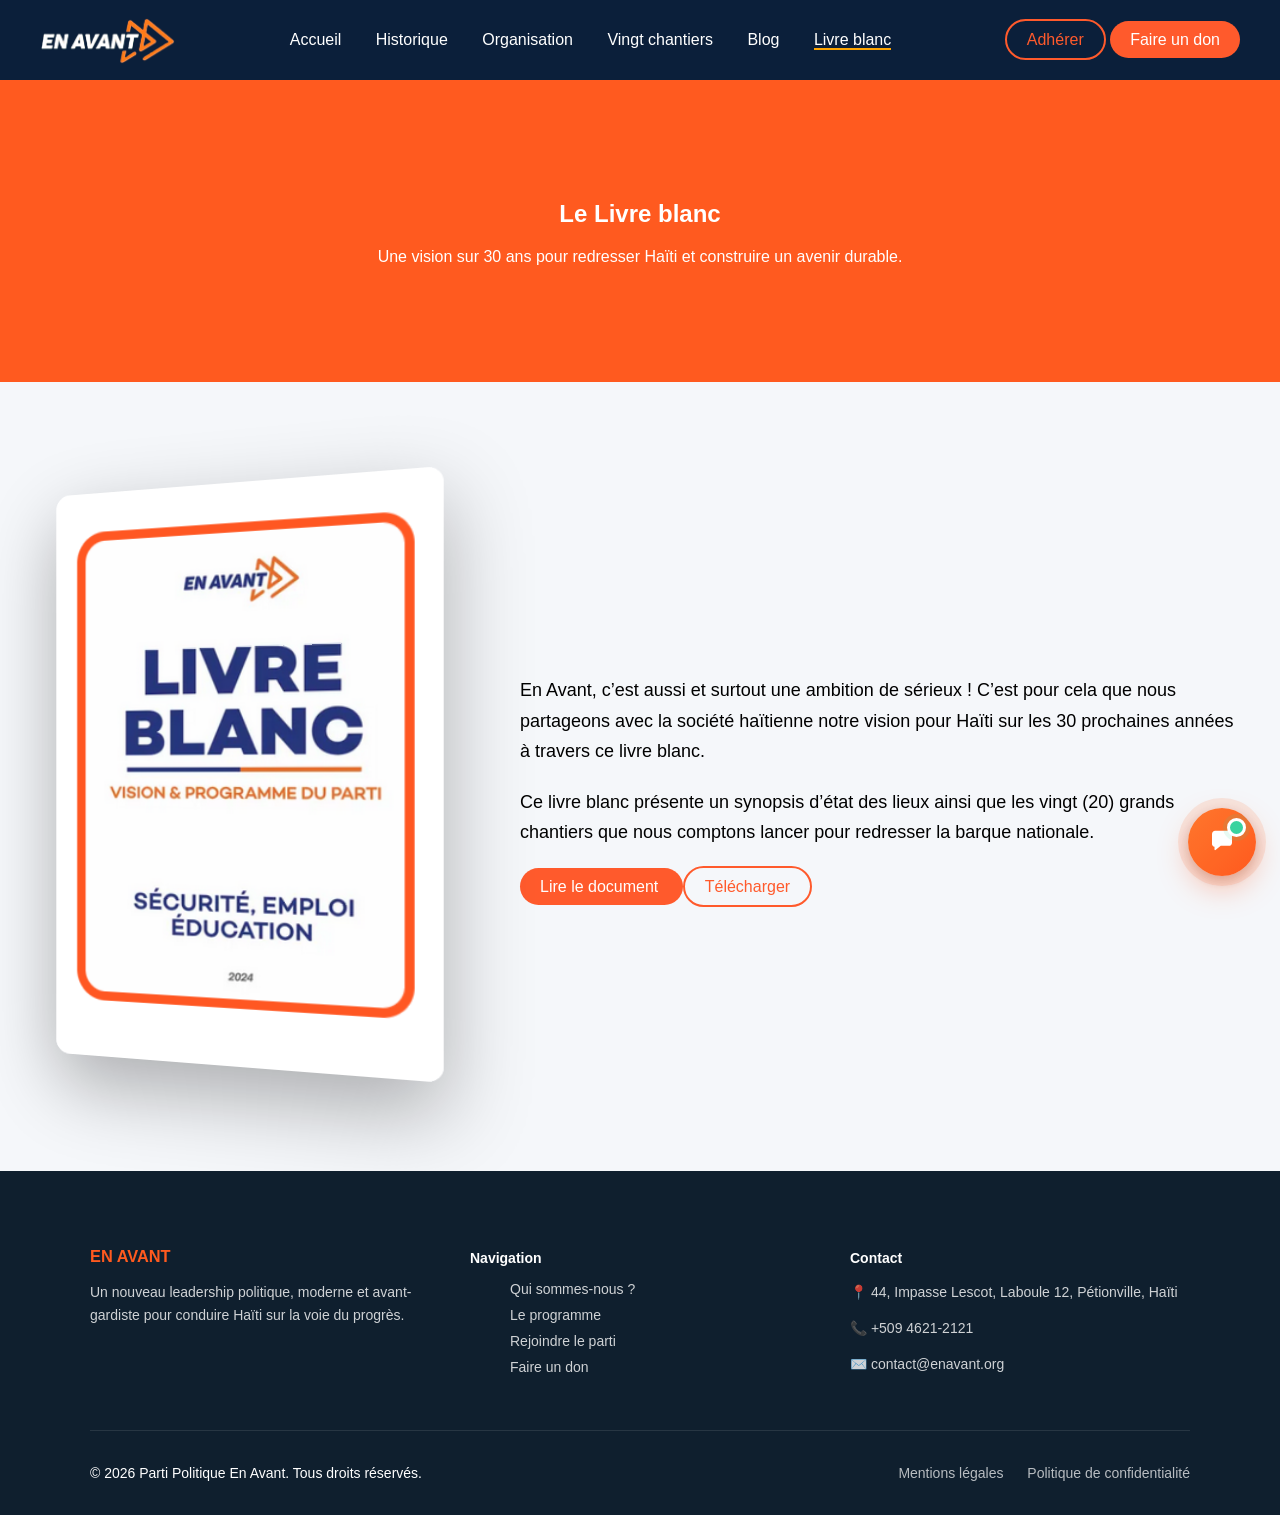
<file: livre-blanc.html>
<!DOCTYPE html>
<html lang="fr">
<head>
  <meta charset="UTF-8">
  <title>Livre blanc</title>
  <link rel="stylesheet" href="css/livre-blanc.css">
</head>

<button class="chatbot-fab" id="chatbotFab" aria-label="Ouvrir le chat">
  <span class="chatbot-icon">
    <svg viewBox="0 0 24 24" aria-hidden="true">
      <path d="M4 5.5C4 4.12 5.12 3 6.5 3h11C18.88 3 20 4.12 20 5.5v7c0 1.38-1.12 2.5-2.5 2.5H11l-4.2 3.4c-.33.27-.8.03-.8-.4V15.8C4.84 15.57 4 14.62 4 13.5v-8z" fill="currentColor"/>
    </svg>
  </span>
  <span class="chatbot-dot"></span>
</button>

<body>

<!-- HEADER -->
<header class="header">
  <div class="container nav">
    <img src="pictures/logo/logo.png" class="logo">

    <nav>
      <a href="index.html">Accueil</a>
      <a href="historique.html">Historique</a>
      <a href="organisation.html">Organisation</a>
      <a href="vingt-chantiers.html">Vingt chantiers</a>
      <a href="blog.html">Blog</a>
      <a href="livre-blanc.html" class="active">Livre blanc</a>
    </nav>

    <div class="actions">
      <a href="#" class="btn-outline">Adhérer</a>
      <a href="#" class="btn-primary">Faire un don</a>
    </div>
  </div>
</header>

<!-- HERO -->
<section class="hero">
  <h1>Le Livre blanc</h1>
  <p>
    Une vision sur 30 ans pour redresser Haïti et construire un avenir durable.
  </p>
</section>

<!-- CONTENT -->
<section class="content container">

  <div class="grid">

    <!-- 3D BOOK -->
    <div class="book-3d">
      <div class="book">
        <img src="pictures/livre-blanc.jpg">
      </div>
    </div>

    <!-- TEXT -->
    <div class="text">
      <p>
        En Avant, c’est aussi et surtout une ambition de sérieux !
        C’est pour cela que nous partageons avec la société haïtienne
        notre vision pour Haïti sur les 30 prochaines années à travers
        ce livre blanc.
      </p>

      <p>
        Ce livre blanc présente un synopsis d’état des lieux ainsi que
        les vingt (20) grands chantiers que nous comptons lancer pour
        redresser la barque nationale.
      </p>

      <div class="buttons">
        <a href="docs/livre-blanc.pdf" target="_blank" class="btn-primary">
          Lire le document
        </a>
        <a href="docs/livre-blanc.pdf" download class="btn-outline">
          Télécharger
        </a>
      </div>
    </div>

  </div>

</section>

 <footer class="site-footer">
  <div class="footer-container">

    <!-- Bloc gauche -->
    <div class="footer-col">
      <h3 class="footer-logo">EN AVANT</h3>
      <p>
        Un nouveau leadership politique, moderne et avant-gardiste pour
        conduire Haïti sur la voie du progrès.
      </p>
    </div>

    <!-- Bloc navigation -->
    <div class="footer-col">
      <h4>Navigation</h4>
      <ul>
        <li><a href="Apropos.html">Qui sommes-nous ?</a></li>
        <li><a href="vingt-chantiers.html">Le programme</a></li>
        <li><a href="adherer.html">Rejoindre le parti</a></li>
        <li><a href="don.html">Faire un don</a></li>
      </ul>
    </div>

    <!-- Bloc contact -->
    <div class="footer-col">
      <h4>Contact</h4>
      <p>📍 44, Impasse Lescot, Laboule 12, Pétionville, Haïti</p>
      <p>📞 +509 4621-2121</p>
      <p>✉️ contact@enavant.org</p>
    </div>

  </div>

  <!-- Bas footer -->
  <div class="footer-bottom">
    <p>© 2026 Parti Politique En Avant. Tous droits réservés.</p>

    <div class="footer-links">
      <a href="#">Mentions légales</a>
      <a href="#">Politique de confidentialité</a>
    </div>
  </div>
</footer>

<script src="js/app.js"></script>
</body>
</html>
</file>
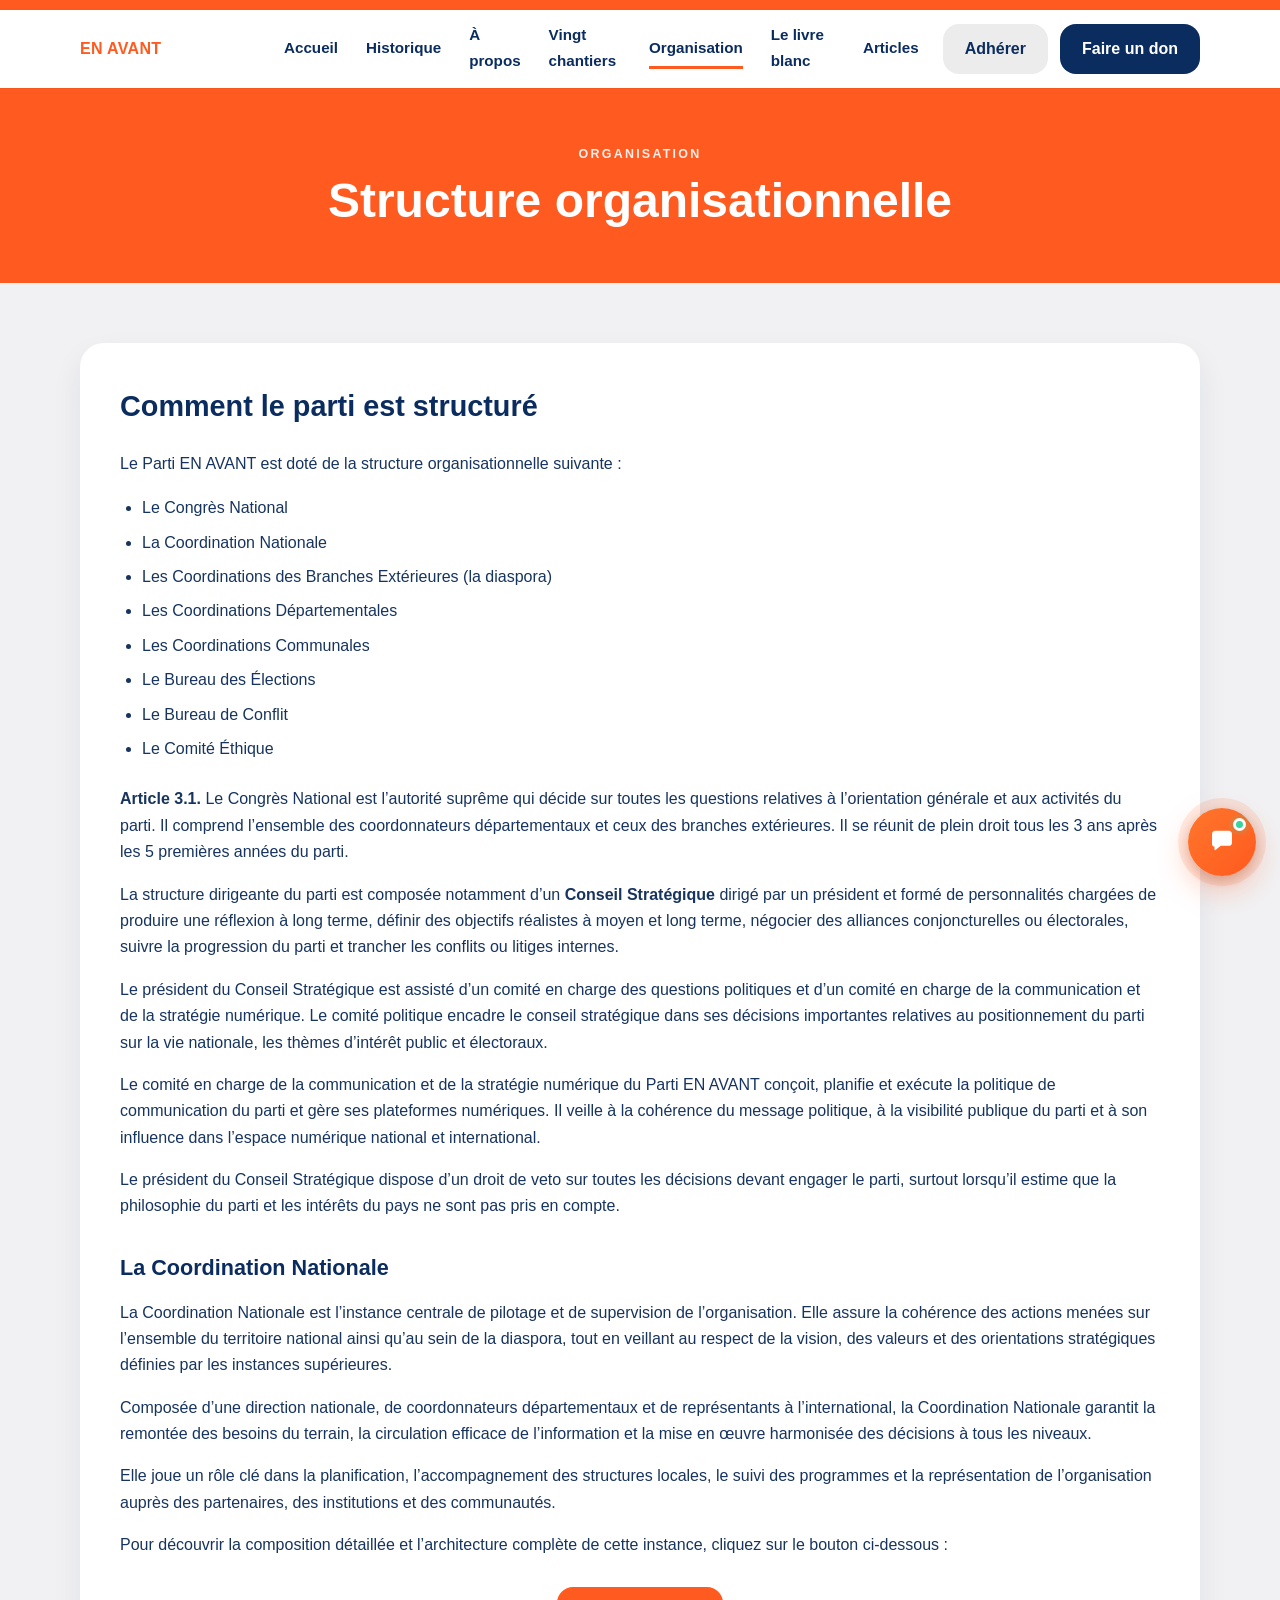
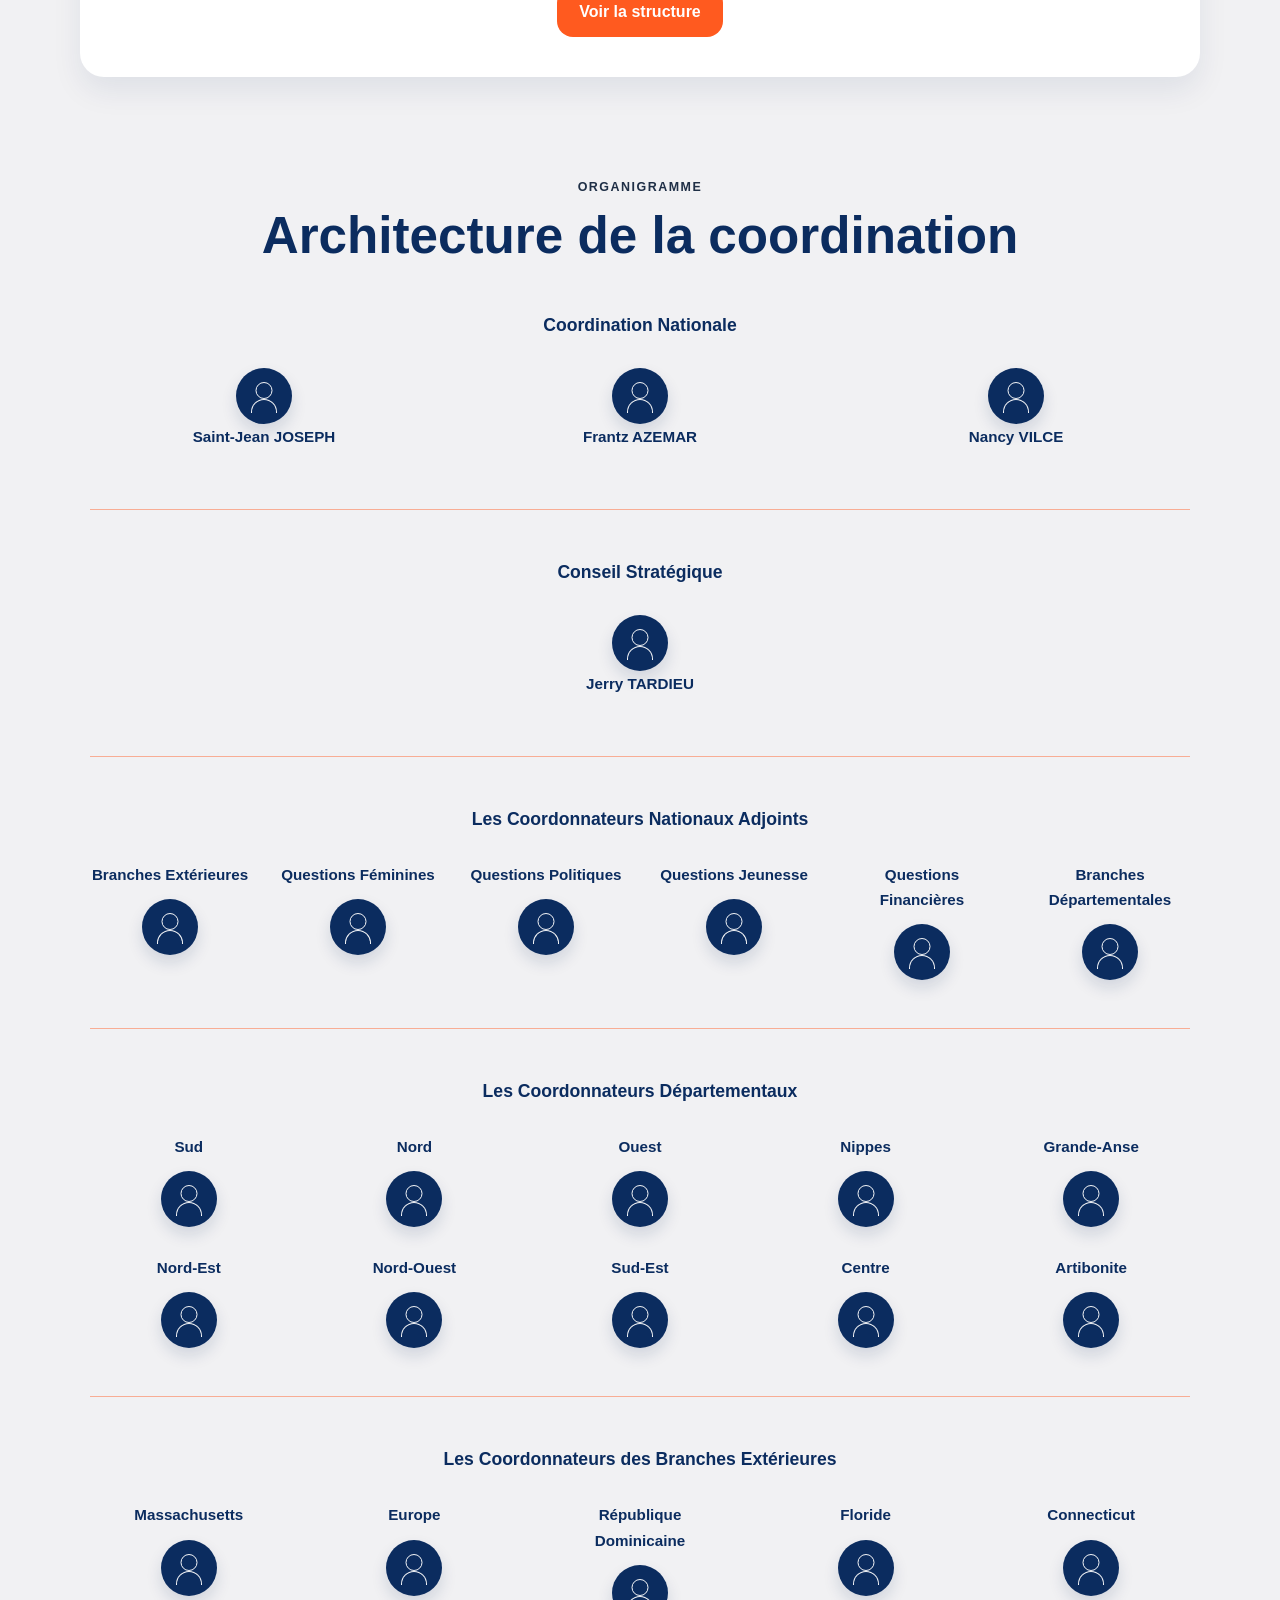
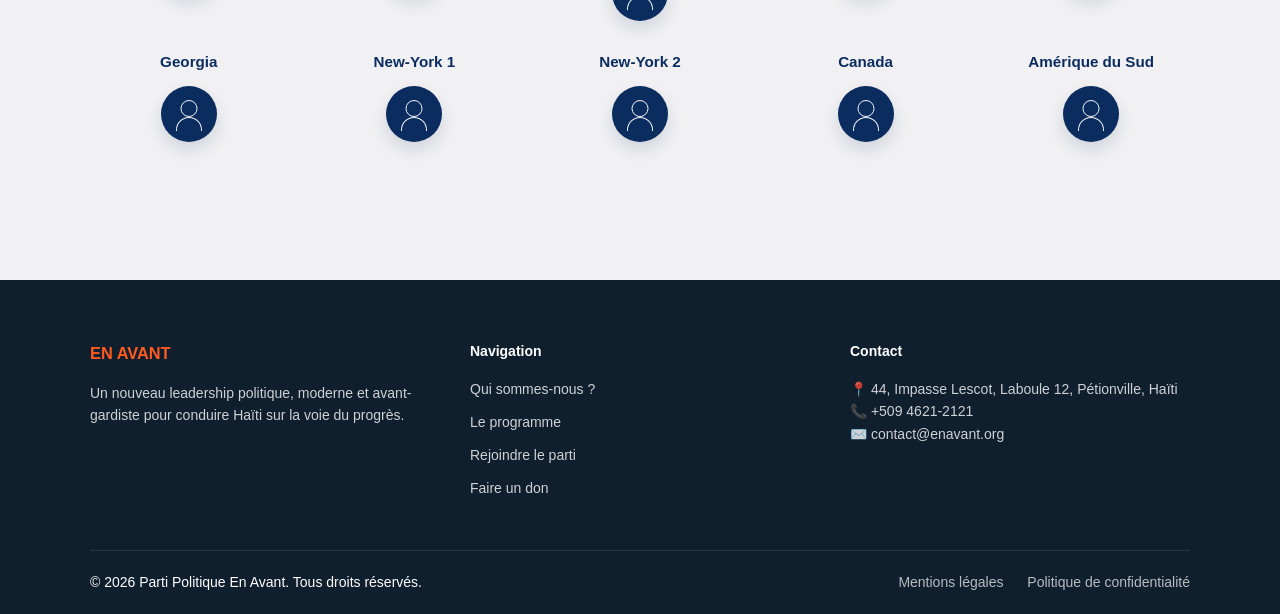
<file: organisation.html>
<!DOCTYPE html>
<html lang="fr">
<head>
  <meta charset="UTF-8" />
  <meta name="viewport" content="width=device-width, initial-scale=1.0" />
  <title>Organisation — En Avant</title>
  <link rel="stylesheet" href="css/organisation.css" />
</head>

<button class="chatbot-fab" id="chatbotFab" aria-label="Ouvrir le chat">
  <span class="chatbot-icon">
    <svg viewBox="0 0 24 24" aria-hidden="true">
      <path d="M4 5.5C4 4.12 5.12 3 6.5 3h11C18.88 3 20 4.12 20 5.5v7c0 1.38-1.12 2.5-2.5 2.5H11l-4.2 3.4c-.33.27-.8.03-.8-.4V15.8C4.84 15.57 4 14.62 4 13.5v-8z" fill="currentColor"/>
    </svg>
  </span>
  <span class="chatbot-dot"></span>
</button>

<body>
  <header class="site-header">
    <div class="top-line"></div>

    <div class="header-inner">
      <a href="index.html" class="brand">EN AVANT</a>

      <nav class="main-nav" aria-label="Navigation principale">
        <a href="index.html">Accueil</a>
        <a href="historique.html">Historique</a>
        <a href="Apropos.html">À propos</a>
        <a href="vingt-chantiers.html">Vingt chantiers</a>
        <a href="organisation.html" class="active">Organisation</a>
        <a href="livre-blanc.html">Le livre blanc</a>
        <a href="articles.html">Articles</a>
      </nav>

      <div class="header-actions">
        <a href="#" class="btn btn-light">Adhérer</a>
        <a href="#" class="btn btn-dark">Faire un don</a>
      </div>
    </div>
  </header>

  <main>
    <section class="hero-band">
      <div class="container">
        <p class="eyebrow">Organisation</p>
        <h1>Structure organisationnelle</h1>
      </div>
    </section>

    <section class="intro-section">
      <div class="container reading-block">
        <h2>Comment le parti est structuré</h2>

        <p>Le Parti EN AVANT est doté de la structure organisationnelle suivante :</p>

        <ul class="structure-list">
          <li>Le Congrès National</li>
          <li>La Coordination Nationale</li>
          <li>Les Coordinations des Branches Extérieures (la diaspora)</li>
          <li>Les Coordinations Départementales</li>
          <li>Les Coordinations Communales</li>
          <li>Le Bureau des Élections</li>
          <li>Le Bureau de Conflit</li>
          <li>Le Comité Éthique</li>
        </ul>

        <p><strong>Article 3.1.</strong> Le Congrès National est l’autorité suprême qui décide sur toutes les questions relatives à l’orientation générale et aux activités du parti. Il comprend l’ensemble des coordonnateurs départementaux et ceux des branches extérieures. Il se réunit de plein droit tous les 3 ans après les 5 premières années du parti.</p>

        <p>La structure dirigeante du parti est composée notamment d’un <strong>Conseil Stratégique</strong> dirigé par un président et formé de personnalités chargées de produire une réflexion à long terme, définir des objectifs réalistes à moyen et long terme, négocier des alliances conjoncturelles ou électorales, suivre la progression du parti et trancher les conflits ou litiges internes.</p>

        <p>Le président du Conseil Stratégique est assisté d’un comité en charge des questions politiques et d’un comité en charge de la communication et de la stratégie numérique. Le comité politique encadre le conseil stratégique dans ses décisions importantes relatives au positionnement du parti sur la vie nationale, les thèmes d’intérêt public et électoraux.</p>

        <p>Le comité en charge de la communication et de la stratégie numérique du Parti EN AVANT conçoit, planifie et exécute la politique de communication du parti et gère ses plateformes numériques. Il veille à la cohérence du message politique, à la visibilité publique du parti et à son influence dans l’espace numérique national et international.</p>

        <p>Le président du Conseil Stratégique dispose d’un droit de veto sur toutes les décisions devant engager le parti, surtout lorsqu’il estime que la philosophie du parti et les intérêts du pays ne sont pas pris en compte.</p>

        <h3>La Coordination Nationale</h3>

        <p>La Coordination Nationale est l’instance centrale de pilotage et de supervision de l’organisation. Elle assure la cohérence des actions menées sur l’ensemble du territoire national ainsi qu’au sein de la diaspora, tout en veillant au respect de la vision, des valeurs et des orientations stratégiques définies par les instances supérieures.</p>

        <p>Composée d’une direction nationale, de coordonnateurs départementaux et de représentants à l’international, la Coordination Nationale garantit la remontée des besoins du terrain, la circulation efficace de l’information et la mise en œuvre harmonisée des décisions à tous les niveaux.</p>

        <p>Elle joue un rôle clé dans la planification, l’accompagnement des structures locales, le suivi des programmes et la représentation de l’organisation auprès des partenaires, des institutions et des communautés.</p>

        <p>Pour découvrir la composition détaillée et l’architecture complète de cette instance, cliquez sur le bouton ci-dessous :</p>

        <div class="cta-row">
          <a href="#structure" id="scrollToStructure" class="btn btn-primary">Voir la structure</a>
        </div>
      </div>
    </section>

    <section id="structure" class="organisation-structure">
      <div class="container">
        <p class="orga-kicker">Organigramme</p>
        <h2>Architecture de la coordination</h2>

        <div class="orga-section">
          <h3>Coordination Nationale</h3>
          <div class="orga-grid orga-grid-3">
            <div class="orga-card">
              <div class="orga-avatar" aria-hidden="true"></div>
              <p>Saint-Jean JOSEPH</p>
            </div>
            <div class="orga-card">
              <div class="orga-avatar" aria-hidden="true"></div>
              <p>Frantz AZEMAR</p>
            </div>
            <div class="orga-card">
              <div class="orga-avatar" aria-hidden="true"></div>
              <p>Nancy VILCE</p>
            </div>
          </div>
        </div>

        <div class="orga-divider"></div>

        <div class="orga-section">
          <h3>Conseil Stratégique</h3>
          <div class="orga-grid orga-grid-1">
            <div class="orga-card">
              <div class="orga-avatar" aria-hidden="true"></div>
              <p>Jerry TARDIEU</p>
            </div>
          </div>
        </div>

        <div class="orga-divider"></div>

        <div class="orga-section">
          <h3>Les Coordonnateurs Nationaux Adjoints</h3>
          <div class="orga-grid orga-grid-6">
            <div class="orga-card">
              <span>Branches Extérieures</span>
              <div class="orga-avatar" aria-hidden="true"></div>
            </div>
            <div class="orga-card">
              <span>Questions Féminines</span>
              <div class="orga-avatar" aria-hidden="true"></div>
            </div>
            <div class="orga-card">
              <span>Questions Politiques</span>
              <div class="orga-avatar" aria-hidden="true"></div>
            </div>
            <div class="orga-card">
              <span>Questions Jeunesse</span>
              <div class="orga-avatar" aria-hidden="true"></div>
            </div>
            <div class="orga-card">
              <span>Questions Financières</span>
              <div class="orga-avatar" aria-hidden="true"></div>
            </div>
            <div class="orga-card">
              <span>Branches Départementales</span>
              <div class="orga-avatar" aria-hidden="true"></div>
            </div>
          </div>
        </div>

        <div class="orga-divider"></div>

        <div class="orga-section">
          <h3>Les Coordonnateurs Départementaux</h3>
          <div class="orga-grid orga-grid-10">
            <div class="orga-card"><span>Sud</span><div class="orga-avatar" aria-hidden="true"></div></div>
            <div class="orga-card"><span>Nord</span><div class="orga-avatar" aria-hidden="true"></div></div>
            <div class="orga-card"><span>Ouest</span><div class="orga-avatar" aria-hidden="true"></div></div>
            <div class="orga-card"><span>Nippes</span><div class="orga-avatar" aria-hidden="true"></div></div>
            <div class="orga-card"><span>Grande-Anse</span><div class="orga-avatar" aria-hidden="true"></div></div>
            <div class="orga-card"><span>Nord-Est</span><div class="orga-avatar" aria-hidden="true"></div></div>
            <div class="orga-card"><span>Nord-Ouest</span><div class="orga-avatar" aria-hidden="true"></div></div>
            <div class="orga-card"><span>Sud-Est</span><div class="orga-avatar" aria-hidden="true"></div></div>
            <div class="orga-card"><span>Centre</span><div class="orga-avatar" aria-hidden="true"></div></div>
            <div class="orga-card"><span>Artibonite</span><div class="orga-avatar" aria-hidden="true"></div></div>
          </div>
        </div>

        <div class="orga-divider"></div>

        <div class="orga-section">
          <h3>Les Coordonnateurs des Branches Extérieures</h3>
          <div class="orga-grid orga-grid-10">
            <div class="orga-card"><span>Massachusetts</span><div class="orga-avatar" aria-hidden="true"></div></div>
            <div class="orga-card"><span>Europe</span><div class="orga-avatar" aria-hidden="true"></div></div>
            <div class="orga-card"><span>République Dominicaine</span><div class="orga-avatar" aria-hidden="true"></div></div>
            <div class="orga-card"><span>Floride</span><div class="orga-avatar" aria-hidden="true"></div></div>
            <div class="orga-card"><span>Connecticut</span><div class="orga-avatar" aria-hidden="true"></div></div>
            <div class="orga-card"><span>Georgia</span><div class="orga-avatar" aria-hidden="true"></div></div>
            <div class="orga-card"><span>New-York 1</span><div class="orga-avatar" aria-hidden="true"></div></div>
            <div class="orga-card"><span>New-York 2</span><div class="orga-avatar" aria-hidden="true"></div></div>
            <div class="orga-card"><span>Canada</span><div class="orga-avatar" aria-hidden="true"></div></div>
            <div class="orga-card"><span>Amérique du Sud</span><div class="orga-avatar" aria-hidden="true"></div></div>
          </div>
        </div>
      </div>
    </section>
  </main>

  <footer class="site-footer">
  <div class="footer-container">

    <!-- Bloc gauche -->
    <div class="footer-col">
      <h3 class="footer-logo">EN AVANT</h3>
      <p>
        Un nouveau leadership politique, moderne et avant-gardiste pour
        conduire Haïti sur la voie du progrès.
      </p>
    </div>

    <!-- Bloc navigation -->
    <div class="footer-col">
      <h4>Navigation</h4>
      <ul>
        <li><a href="Apropos.html">Qui sommes-nous ?</a></li>
        <li><a href="vingt-chantiers.html">Le programme</a></li>
        <li><a href="adherer.html">Rejoindre le parti</a></li>
        <li><a href="don.html">Faire un don</a></li>
      </ul>
    </div>

    <!-- Bloc contact -->
    <div class="footer-col">
      <h4>Contact</h4>
      <p>📍 44, Impasse Lescot, Laboule 12, Pétionville, Haïti</p>
      <p>📞 +509 4621-2121</p>
      <p>✉️ contact@enavant.org</p>
    </div>

  </div>

  <!-- Bas footer -->
  <div class="footer-bottom">
    <p>© 2026 Parti Politique En Avant. Tous droits réservés.</p>

    <div class="footer-links">
      <a href="#">Mentions légales</a>
      <a href="#">Politique de confidentialité</a>
    </div>
  </div>
</footer>

  <script src="js/organisation.js"></script>
</body>
</html>
</file>
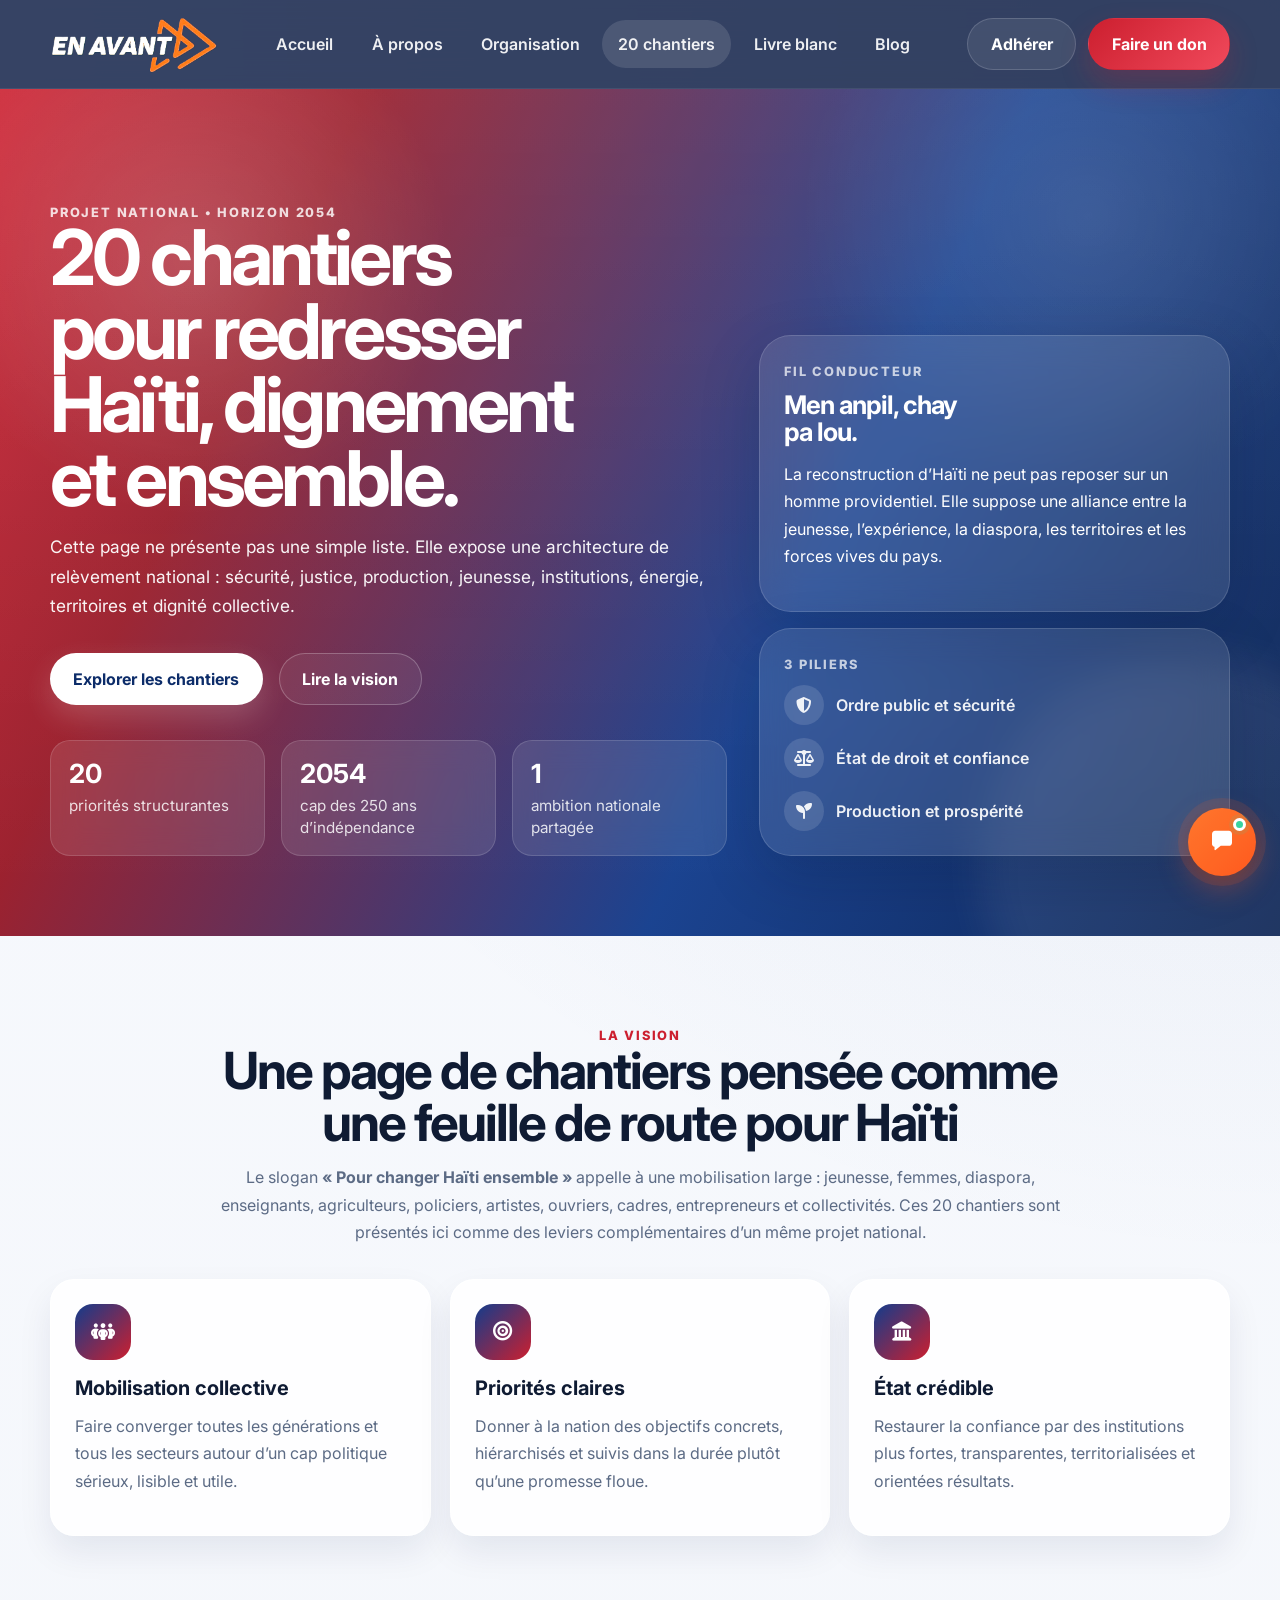
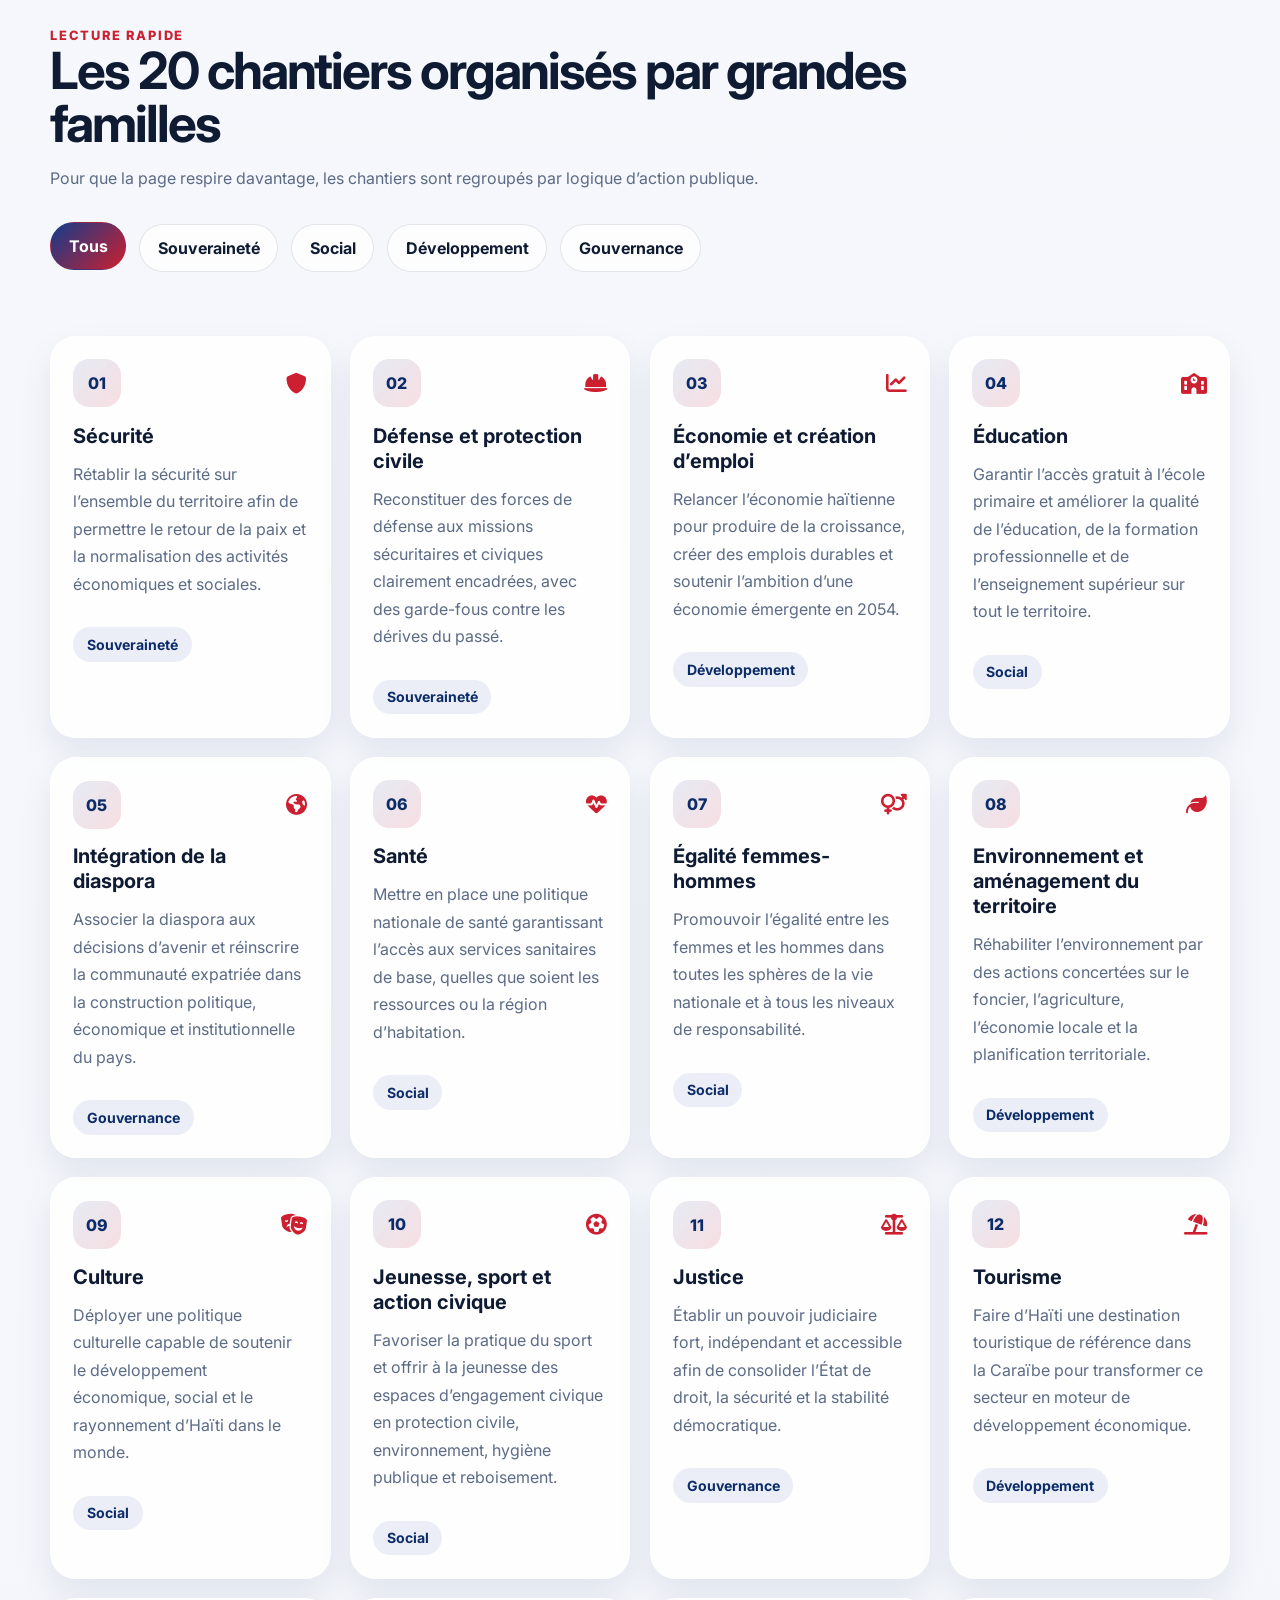
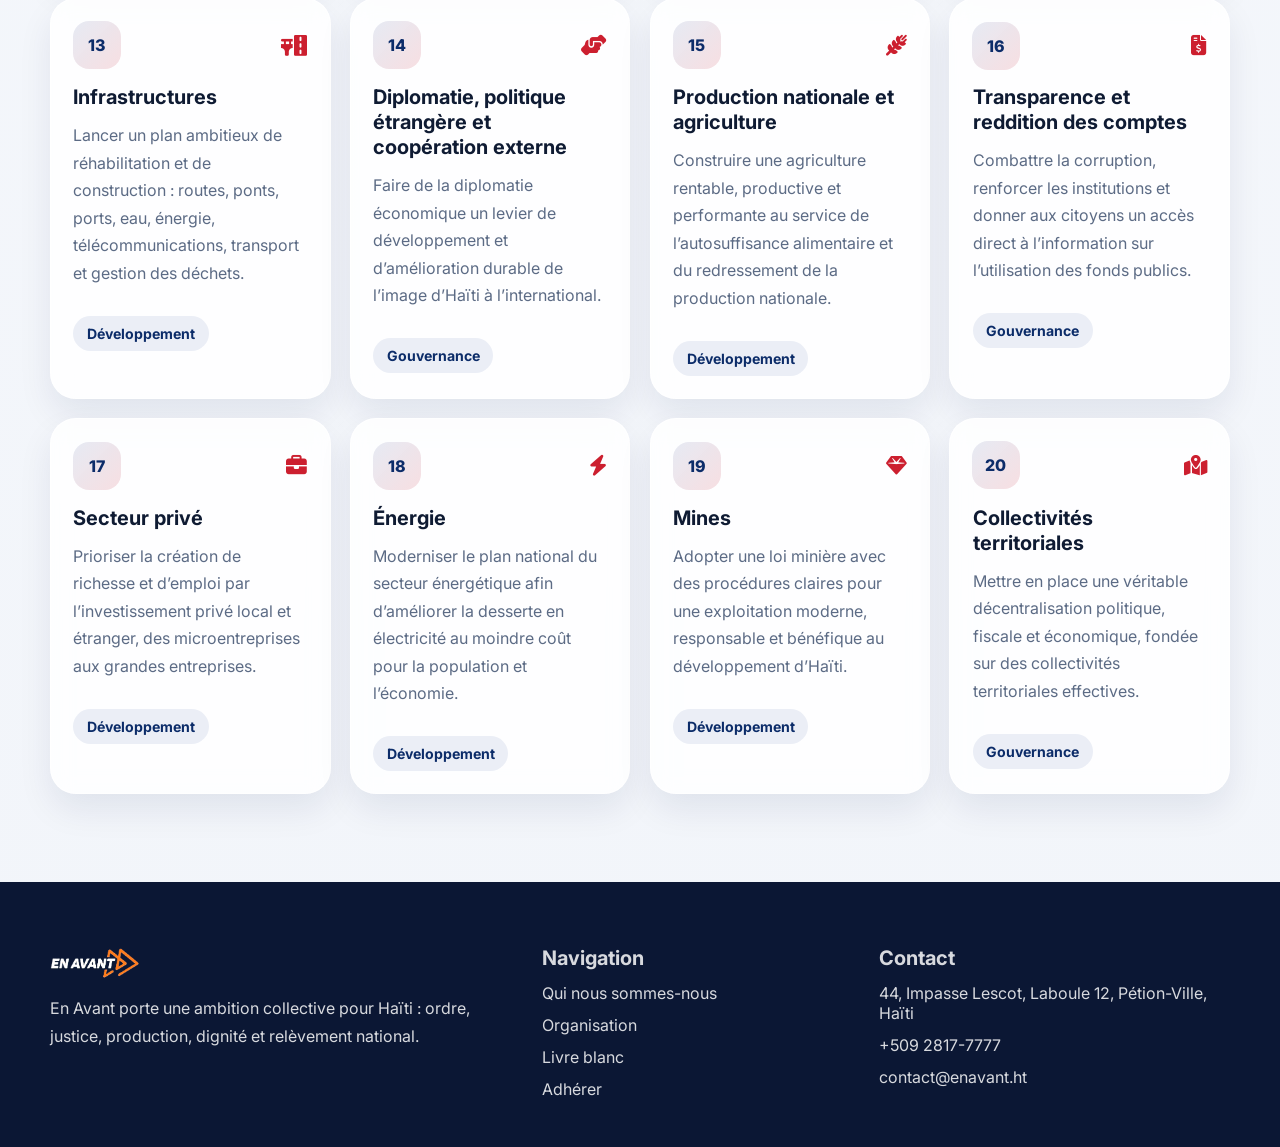
<file: vingt-chantiers.html>
<!DOCTYPE html>
<html lang="fr">
<head>
  <meta charset="UTF-8">
  <meta name="viewport" content="width=device-width, initial-scale=1.0">
  <meta http-equiv="X-UA-Compatible" content="IE=edge">
  <title>Les 20 Chantiers | En Avant</title>
  <meta name="description" content="Découvrez les 20 chantiers prioritaires du parti En Avant pour redresser Haïti et construire un nouvel horizon national.">
  <link rel="preconnect" href="https://fonts.googleapis.com">
  <link rel="preconnect" href="https://fonts.gstatic.com" crossorigin>
  <link href="https://fonts.googleapis.com/css2?family=Inter:wght@400;500;600;700;800;900&display=swap" rel="stylesheet">
  <link rel="stylesheet" href="https://cdnjs.cloudflare.com/ajax/libs/font-awesome/6.5.2/css/all.min.css">
  <link rel="stylesheet" href="css/vingt-chantiers-haiti.css">
</head>

<button class="chatbot-fab" id="chatbotFab" aria-label="Ouvrir le chat">
  <span class="chatbot-icon">
    <svg viewBox="0 0 24 24" aria-hidden="true">
      <path d="M4 5.5C4 4.12 5.12 3 6.5 3h11C18.88 3 20 4.12 20 5.5v7c0 1.38-1.12 2.5-2.5 2.5H11l-4.2 3.4c-.33.27-.8.03-.8-.4V15.8C4.84 15.57 4 14.62 4 13.5v-8z" fill="currentColor"/>
    </svg>
  </span>
  <span class="chatbot-dot"></span>
</button>

<body>
  <div class="site-shell">
    <header class="site-header" id="main-header">
      <div class="container header-inner">
        <a href="index.html" class="brand" aria-label="Retour à l'accueil">
          <img src="pictures/logo/logo.png" alt="Logo En Avant">
        </a>

        <nav class="main-nav" id="main-nav" aria-label="Navigation principale">
          <a href="index.html">Accueil</a>
          <a href="Apropos.html">À propos</a>
          <a href="organisation.html">Organisation</a>
          <a href="vingt-chantiers.html" class="is-active">20 chantiers</a>
          <a href="livre-blanc.html">Livre blanc</a>
          <a href="blog.html">Blog</a>
        </nav>

        <div class="header-actions">
          <a href="adherer.html" class="btn btn-ghost">Adhérer</a>
          <a href="don.html" class="btn btn-primary">Faire un don</a>
          <button class="menu-toggle" id="menu-toggle" aria-label="Ouvrir le menu" aria-expanded="false">
            <span></span><span></span><span></span>
          </button>
        </div>
      </div>
    </header>

    <main>
      <section class="hero">
        <div class="hero-overlay"></div>
        <div class="container hero-grid">
          <div class="hero-copy reveal-up">
            <span class="kicker">Projet national • Horizon 2054</span>
            <h1>20 chantiers pour redresser Haïti, dignement et ensemble.</h1>
            <p class="hero-lead">
              Cette page ne présente pas une simple liste. Elle expose une architecture de relèvement national : sécurité,
              justice, production, jeunesse, institutions, énergie, territoires et dignité collective.
            </p>
            <div class="hero-actions-row">
              <a href="#grille-chantiers" class="btn btn-light">Explorer les chantiers</a>
              <a href="#vision" class="btn btn-outline-light">Lire la vision</a>
            </div>
            <div class="hero-meta">
              <div>
                <strong>20</strong>
                <span>priorités structurantes</span>
              </div>
              <div>
                <strong>2054</strong>
                <span>cap des 250 ans d’indépendance</span>
              </div>
              <div>
                <strong>1</strong>
                <span>ambition nationale partagée</span>
              </div>
            </div>
          </div>

          <aside class="hero-panel reveal-up delay-1">
            <div class="panel-card panel-flag">
              <span class="mini-label">Fil conducteur</span>
              <h2>Men anpil, chay pa lou.</h2>
              <p>
                La reconstruction d’Haïti ne peut pas reposer sur un homme providentiel. Elle suppose une alliance entre la jeunesse,
                l’expérience, la diaspora, les territoires et les forces vives du pays.
              </p>
            </div>
            <div class="panel-card panel-pillars">
              <span class="mini-label">3 piliers</span>
              <ul>
                <li><i class="fa-solid fa-shield-halved"></i> Ordre public et sécurité</li>
                <li><i class="fa-solid fa-scale-balanced"></i> État de droit et confiance</li>
                <li><i class="fa-solid fa-seedling"></i> Production et prospérité</li>
              </ul>
            </div>
          </aside>
        </div>
      </section>

      <section class="intro section" id="vision">
        <div class="container">
          <div class="section-heading centered reveal-up">
            <span class="section-tag">La vision</span>
            <h2>Une page de chantiers pensée comme une feuille de route pour Haïti</h2>
            <p>
              Le slogan <strong>« Pour changer Haïti ensemble »</strong> appelle à une mobilisation large : jeunesse, femmes, diaspora,
              enseignants, agriculteurs, policiers, artistes, ouvriers, cadres, entrepreneurs et collectivités. Ces 20 chantiers sont présentés ici
              comme des leviers complémentaires d’un même projet national.
            </p>
          </div>

          <div class="manifesto-grid">
            <article class="manifesto-card reveal-up">
              <div class="manifesto-icon"><i class="fa-solid fa-people-group"></i></div>
              <h3>Mobilisation collective</h3>
              <p>Faire converger toutes les générations et tous les secteurs autour d’un cap politique sérieux, lisible et utile.</p>
            </article>
            <article class="manifesto-card reveal-up delay-1">
              <div class="manifesto-icon"><i class="fa-solid fa-bullseye"></i></div>
              <h3>Priorités claires</h3>
              <p>Donner à la nation des objectifs concrets, hiérarchisés et suivis dans la durée plutôt qu’une promesse floue.</p>
            </article>
            <article class="manifesto-card reveal-up delay-2">
              <div class="manifesto-icon"><i class="fa-solid fa-landmark"></i></div>
              <h3>État crédible</h3>
              <p>Restaurer la confiance par des institutions plus fortes, transparentes, territorialisées et orientées résultats.</p>
            </article>
          </div>
        </div>
      </section>

      <section class="section themes-section">
        <div class="container">
          <div class="section-heading reveal-up">
            <span class="section-tag">Lecture rapide</span>
            <h2>Les 20 chantiers organisés par grandes familles</h2>
            <p>Pour que la page respire davantage, les chantiers sont regroupés par logique d’action publique.</p>
          </div>

          <div class="theme-tabs reveal-up delay-1" id="theme-tabs">
            <button class="theme-tab is-active" data-filter="all">Tous</button>
            <button class="theme-tab" data-filter="souverainete">Souveraineté</button>
            <button class="theme-tab" data-filter="social">Social</button>
            <button class="theme-tab" data-filter="developpement">Développement</button>
            <button class="theme-tab" data-filter="gouvernance">Gouvernance</button>
          </div>
        </div>
      </section>

      <section class="section chantier-section" id="grille-chantiers">
        <div class="container">
          <div class="chantier-grid">
            <article class="chantier-card reveal-up" data-theme="souverainete">
              <div class="card-top"><span class="card-index">01</span><i class="fa-solid fa-shield"></i></div>
              <h3>Sécurité</h3>
              <p>Rétablir la sécurité sur l’ensemble du territoire afin de permettre le retour de la paix et la normalisation des activités économiques et sociales.</p>
              <span class="card-theme">Souveraineté</span>
            </article>

            <article class="chantier-card reveal-up delay-1" data-theme="souverainete">
              <div class="card-top"><span class="card-index">02</span><i class="fa-solid fa-helmet-safety"></i></div>
              <h3>Défense et protection civile</h3>
              <p>Reconstituer des forces de défense aux missions sécuritaires et civiques clairement encadrées, avec des garde-fous contre les dérives du passé.</p>
              <span class="card-theme">Souveraineté</span>
            </article>

            <article class="chantier-card reveal-up delay-2" data-theme="developpement">
              <div class="card-top"><span class="card-index">03</span><i class="fa-solid fa-chart-line"></i></div>
              <h3>Économie et création d’emploi</h3>
              <p>Relancer l’économie haïtienne pour produire de la croissance, créer des emplois durables et soutenir l’ambition d’une économie émergente en 2054.</p>
              <span class="card-theme">Développement</span>
            </article>

            <article class="chantier-card reveal-up" data-theme="social">
              <div class="card-top"><span class="card-index">04</span><i class="fa-solid fa-school"></i></div>
              <h3>Éducation</h3>
              <p>Garantir l’accès gratuit à l’école primaire et améliorer la qualité de l’éducation, de la formation professionnelle et de l’enseignement supérieur sur tout le territoire.</p>
              <span class="card-theme">Social</span>
            </article>

            <article class="chantier-card reveal-up delay-1" data-theme="gouvernance">
              <div class="card-top"><span class="card-index">05</span><i class="fa-solid fa-earth-americas"></i></div>
              <h3>Intégration de la diaspora</h3>
              <p>Associer la diaspora aux décisions d’avenir et réinscrire la communauté expatriée dans la construction politique, économique et institutionnelle du pays.</p>
              <span class="card-theme">Gouvernance</span>
            </article>

            <article class="chantier-card reveal-up delay-2" data-theme="social">
              <div class="card-top"><span class="card-index">06</span><i class="fa-solid fa-heart-pulse"></i></div>
              <h3>Santé</h3>
              <p>Mettre en place une politique nationale de santé garantissant l’accès aux services sanitaires de base, quelles que soient les ressources ou la région d’habitation.</p>
              <span class="card-theme">Social</span>
            </article>

            <article class="chantier-card reveal-up" data-theme="social">
              <div class="card-top"><span class="card-index">07</span><i class="fa-solid fa-venus-mars"></i></div>
              <h3>Égalité femmes-hommes</h3>
              <p>Promouvoir l’égalité entre les femmes et les hommes dans toutes les sphères de la vie nationale et à tous les niveaux de responsabilité.</p>
              <span class="card-theme">Social</span>
            </article>

            <article class="chantier-card reveal-up delay-1" data-theme="developpement">
              <div class="card-top"><span class="card-index">08</span><i class="fa-solid fa-leaf"></i></div>
              <h3>Environnement et aménagement du territoire</h3>
              <p>Réhabiliter l’environnement par des actions concertées sur le foncier, l’agriculture, l’économie locale et la planification territoriale.</p>
              <span class="card-theme">Développement</span>
            </article>

            <article class="chantier-card reveal-up delay-2" data-theme="social">
              <div class="card-top"><span class="card-index">09</span><i class="fa-solid fa-masks-theater"></i></div>
              <h3>Culture</h3>
              <p>Déployer une politique culturelle capable de soutenir le développement économique, social et le rayonnement d’Haïti dans le monde.</p>
              <span class="card-theme">Social</span>
            </article>

            <article class="chantier-card reveal-up" data-theme="social">
              <div class="card-top"><span class="card-index">10</span><i class="fa-solid fa-futbol"></i></div>
              <h3>Jeunesse, sport et action civique</h3>
              <p>Favoriser la pratique du sport et offrir à la jeunesse des espaces d’engagement civique en protection civile, environnement, hygiène publique et reboisement.</p>
              <span class="card-theme">Social</span>
            </article>

            <article class="chantier-card reveal-up delay-1" data-theme="gouvernance">
              <div class="card-top"><span class="card-index">11</span><i class="fa-solid fa-scale-balanced"></i></div>
              <h3>Justice</h3>
              <p>Établir un pouvoir judiciaire fort, indépendant et accessible afin de consolider l’État de droit, la sécurité et la stabilité démocratique.</p>
              <span class="card-theme">Gouvernance</span>
            </article>

            <article class="chantier-card reveal-up delay-2" data-theme="developpement">
              <div class="card-top"><span class="card-index">12</span><i class="fa-solid fa-umbrella-beach"></i></div>
              <h3>Tourisme</h3>
              <p>Faire d’Haïti une destination touristique de référence dans la Caraïbe pour transformer ce secteur en moteur de développement économique.</p>
              <span class="card-theme">Développement</span>
            </article>

            <article class="chantier-card reveal-up" data-theme="developpement">
              <div class="card-top"><span class="card-index">13</span><i class="fa-solid fa-road-bridge"></i></div>
              <h3>Infrastructures</h3>
              <p>Lancer un plan ambitieux de réhabilitation et de construction : routes, ponts, ports, eau, énergie, télécommunications, transport et gestion des déchets.</p>
              <span class="card-theme">Développement</span>
            </article>

            <article class="chantier-card reveal-up delay-1" data-theme="gouvernance">
              <div class="card-top"><span class="card-index">14</span><i class="fa-solid fa-handshake-angle"></i></div>
              <h3>Diplomatie, politique étrangère et coopération externe</h3>
              <p>Faire de la diplomatie économique un levier de développement et d’amélioration durable de l’image d’Haïti à l’international.</p>
              <span class="card-theme">Gouvernance</span>
            </article>

            <article class="chantier-card reveal-up delay-2" data-theme="developpement">
              <div class="card-top"><span class="card-index">15</span><i class="fa-solid fa-wheat-awn"></i></div>
              <h3>Production nationale et agriculture</h3>
              <p>Construire une agriculture rentable, productive et performante au service de l’autosuffisance alimentaire et du redressement de la production nationale.</p>
              <span class="card-theme">Développement</span>
            </article>

            <article class="chantier-card reveal-up" data-theme="gouvernance">
              <div class="card-top"><span class="card-index">16</span><i class="fa-solid fa-file-invoice-dollar"></i></div>
              <h3>Transparence et reddition des comptes</h3>
              <p>Combattre la corruption, renforcer les institutions et donner aux citoyens un accès direct à l’information sur l’utilisation des fonds publics.</p>
              <span class="card-theme">Gouvernance</span>
            </article>

            <article class="chantier-card reveal-up delay-1" data-theme="developpement">
              <div class="card-top"><span class="card-index">17</span><i class="fa-solid fa-briefcase"></i></div>
              <h3>Secteur privé</h3>
              <p>Prioriser la création de richesse et d’emploi par l’investissement privé local et étranger, des microentreprises aux grandes entreprises.</p>
              <span class="card-theme">Développement</span>
            </article>

            <article class="chantier-card reveal-up delay-2" data-theme="developpement">
              <div class="card-top"><span class="card-index">18</span><i class="fa-solid fa-bolt"></i></div>
              <h3>Énergie</h3>
              <p>Moderniser le plan national du secteur énergétique afin d’améliorer la desserte en électricité au moindre coût pour la population et l’économie.</p>
              <span class="card-theme">Développement</span>
            </article>

            <article class="chantier-card reveal-up" data-theme="developpement">
              <div class="card-top"><span class="card-index">19</span><i class="fa-solid fa-gem"></i></div>
              <h3>Mines</h3>
              <p>Adopter une loi minière avec des procédures claires pour une exploitation moderne, responsable et bénéfique au développement d’Haïti.</p>
              <span class="card-theme">Développement</span>
            </article>

            <article class="chantier-card reveal-up delay-1" data-theme="gouvernance">
              <div class="card-top"><span class="card-index">20</span><i class="fa-solid fa-map-location-dot"></i></div>
              <h3>Collectivités territoriales</h3>
              <p>Mettre en place une véritable décentralisation politique, fiscale et économique, fondée sur des collectivités territoriales effectives.</p>
              <span class="card-theme">Gouvernance</span>
            </article>
          </div>
        </div>
      </section>
    <footer class="site-footer">
      <div class="container footer-grid">
        <div>
          <img src="pictures/logo/logo.png" alt="En Avant" class="footer-logo">
          <p>En Avant porte une ambition collective pour Haïti : ordre, justice, production, dignité et relèvement national.</p>
        </div>
        <div>
          <h3>Navigation</h3>
          <ul>
            <li><a href="Apropos.html">Qui nous sommes-nous</a></li>
            <li><a href="organisation.html">Organisation</a></li>
            <li><a href="livre-blanc.html">Livre blanc</a></li>
            <li><a href="adherer.html">Adhérer</a></li>
          </ul>
        </div>
        <div>
          <h3>Contact</h3>
          <ul>
            <li>44, Impasse Lescot, Laboule 12, Pétion-Ville, Haïti</li>
            <li>+509 2817-7777</li>
            <li>contact@enavant.ht</li>
          </ul>
        </div>
      </div>
    </footer>

    <button class="back-top" id="back-top" aria-label="Retour en haut">
      <i class="fa-solid fa-arrow-up"></i>
    </button>
  </div>

  <script src="js/vingt-chantiers-haiti.js"></script>
</body>
</html>
</file>
<file: css/style.css>
:root {
  --color-primary: #ff6a2a;
  --color-primary-light: #ff8a4c;
  --color-primary-dark: #e0551f;
  --color-secondary: #1a1a1a;
  --color-secondary-soft: #2a2a2a;
  --color-dark: #0f0f0f;
  --color-text: #1f2937;
  --color-muted: #6b7280;
  --color-border: rgba(0, 0, 0, 0.08);
  --color-white: #ffffff;
  --color-bg: #fafafa;
  --color-bg-soft: #f4f4f4;

  --radius-sm: 14px;
  --radius-md: 20px;
  --radius-lg: 28px;
  --radius-xl: 36px;

  --shadow-soft: 0 10px 30px rgba(0, 0, 0, 0.08);
  --shadow-medium: 0 20px 50px rgba(0, 0, 0, 0.12);
  --shadow-strong: 0 30px 80px rgba(0, 0, 0, 0.18);

  --transition-fast: 0.25s ease;
  --transition-smooth: 0.4s cubic-bezier(0.22, 1, 0.36, 1);

  --container: 1240px;

  --font-body: "Manrope", sans-serif;
  --font-display: "Playfair Display", serif;
}

/* Base */
*,
*::before,
*::after {
  box-sizing: border-box;
}

html {
  scroll-behavior: smooth;
}

body {
  margin: 0;
  font-family: var(--font-body);
  color: var(--color-text);
  background: var(--color-white);
  line-height: 1.6;
  overflow-x: hidden;
}

body.menu-open {
  overflow: hidden;
}

img {
  max-width: 100%;
  display: block;
}

a {
  color: inherit;
  text-decoration: none;
}

button,
input,
textarea,
select {
  font: inherit;
}

ul {
  margin: 0;
  padding: 0;
  list-style: none;
}

p,
h1,
h2,
h3,
h4,
blockquote {
  margin-top: 0;
}

.container {
  width: min(calc(100% - 2rem), var(--container));
  margin: 0 auto;
}

/* Loader */
.page-loader {
  position: fixed;
  inset: 0;
  z-index: 9999;
  background:
    radial-gradient(circle at 15% 25%, rgba(255, 106, 42, 0.28), transparent 30%),
    radial-gradient(circle at 85% 15%, rgba(255, 255, 255, 0.12), transparent 25%),
    linear-gradient(135deg, #0f0f0f 0%, #1a1a1a 55%, #2a2a2a 100%);
  display: grid;
  place-items: center;
  transition: opacity 0.7s ease, visibility 0.7s ease;
}

.page-loader.hidden {
  opacity: 0;
  visibility: hidden;
}

.loader-inner {
  text-align: center;
}

.loader-logo {
  width: 110px;
  margin: 0 auto 1.5rem;
  filter: drop-shadow(0 12px 30px rgba(0, 0, 0, 0.25));
}

.loader-line {
  width: 160px;
  height: 4px;
  border-radius: 999px;
  background: rgba(255, 255, 255, 0.18);
  overflow: hidden;
  position: relative;
}

.loader-line::after {
  content: "";
  position: absolute;
  inset: 0;
  width: 45%;
  background: linear-gradient(90deg, transparent, var(--color-primary), transparent);
  animation: loaderMove 1.2s ease-in-out infinite;
}

@keyframes loaderMove {
  0% { transform: translateX(-120%); }
  100% { transform: translateX(260%); }
}

/* Boutons */
.btn {
  display: inline-flex;
  align-items: center;
  justify-content: center;
  gap: 0.65rem;
  min-height: 50px;
  padding: 0.9rem 1.45rem;
  border: 1px solid transparent;
  border-radius: 999px;
  font-weight: 700;
  letter-spacing: 0.01em;
  transition: var(--transition-smooth);
  cursor: pointer;
  position: relative;
  overflow: hidden;
}

.btn::after {
  content: "";
  position: absolute;
  top: 0;
  left: -120%;
  width: 55%;
  height: 100%;
  background: linear-gradient(120deg, transparent, rgba(255, 255, 255, 0.32), transparent);
  transition: 0.8s ease;
}

.btn:hover::after {
  left: 130%;
}

.btn:hover {
  transform: translateY(-2px);
}

.btn-lg {
  min-height: 58px;
  padding: 1rem 1.8rem;
}

.btn-full {
  width: 100%;
}

.btn-primary {
  background: linear-gradient(135deg, var(--color-primary) 0%, var(--color-primary-light) 100%);
  color: var(--color-white);
  box-shadow: 0 14px 35px rgba(255, 106, 42, 0.28);
}

.btn-primary:hover {
  box-shadow: 0 20px 45px rgba(255, 106, 42, 0.34);
}

.btn-secondary {
  background: rgba(255, 255, 255, 0.72);
  color: var(--color-secondary);
  border-color: rgba(255, 255, 255, 0.35);
  backdrop-filter: blur(10px);
}

.btn-secondary:hover {
  background: rgba(255, 255, 255, 0.9);
}

.btn-light {
  background: var(--color-white);
  color: var(--color-secondary);
  box-shadow: 0 14px 35px rgba(0, 0, 0, 0.12);
}

.btn-light:hover {
  box-shadow: 0 20px 45px rgba(0, 0, 0, 0.18);
}

/* Header */
.site-header {
  position: fixed;
  top: 0;
  left: 0;
  width: 100%;
  z-index: 1200;
  padding: 0.85rem 0;
  transition: background 0.35s ease, border-color 0.35s ease, padding 0.35s ease, box-shadow 0.35s ease;
}

.site-header.scrolled {
  padding: 0.65rem 0;
  background: rgba(15, 15, 15, 0.72);
  backdrop-filter: blur(18px) saturate(150%);
  border-bottom: 1px solid rgba(255, 255, 255, 0.08);
  box-shadow: 0 10px 30px rgba(0, 0, 0, 0.12);
}

.header-shell {
  display: flex;
  align-items: center;
  justify-content: space-between;
  gap: 1rem;
  min-height: 78px;
}

.brand img {
  height: 56px;
  transition: var(--transition-smooth);
}

.site-header.scrolled .brand img {
  height: 50px;
}

.main-nav ul {
  display: flex;
  align-items: center;
  gap: 1.5rem;
}

.main-nav > ul > li {
  position: relative;
}

.main-nav > ul > li > a {
  color: var(--color-white);
  font-size: 0.95rem;
  font-weight: 600;
  padding: 0.55rem 0;
  opacity: 0.92;
  transition: var(--transition-fast);
  position: relative;
}

.main-nav > ul > li > a::after {
  content: "";
  position: absolute;
  left: 0;
  bottom: -0.25rem;
  width: 100%;
  height: 2px;
  transform: scaleX(0);
  transform-origin: center;
  background: var(--color-primary);
  transition: var(--transition-fast);
}

.main-nav > ul > li > a:hover,
.main-nav > ul > li > a.active {
  opacity: 1;
}

.main-nav > ul > li > a:hover::after,
.main-nav > ul > li > a.active::after {
  transform: scaleX(1);
}

.dropdown > a i {
  font-size: 0.72rem;
  margin-left: 0.35rem;
}

.dropdown-menu {
  position: absolute;
  top: calc(100% + 1rem);
  left: -1rem;
  min-width: 210px;
  padding: 0.7rem;
  border-radius: 18px;
  background: rgba(255, 255, 255, 0.96);
  box-shadow: var(--shadow-medium);
  border: 1px solid rgba(0, 0, 0, 0.06);
  opacity: 0;
  visibility: hidden;
  transform: translateY(10px);
  transition: var(--transition-smooth);
}

.dropdown:hover .dropdown-menu {
  opacity: 1;
  visibility: visible;
  transform: translateY(0);
}

.dropdown-menu a {
  display: block;
  padding: 0.8rem 0.95rem;
  border-radius: 12px;
  color: var(--color-dark);
  font-weight: 600;
}

.dropdown-menu a:hover {
  background: var(--color-bg-soft);
  color: var(--color-primary);
}

.header-actions {
  display: flex;
  align-items: center;
  gap: 0.8rem;
}

.header-login {
  display: inline-flex;
  align-items: center;
  gap: 0.45rem;
  color: var(--color-white);
  font-weight: 600;
  opacity: 0.9;
  transition: var(--transition-fast);
}

.header-login:hover {
  opacity: 1;
  color: #ffd9c6;
}

.menu-toggle {
  display: none;
  width: 48px;
  height: 48px;
  border: 0;
  border-radius: 14px;
  background: rgba(255, 255, 255, 0.12);
  backdrop-filter: blur(8px);
  padding: 0;
  cursor: pointer;
}

.menu-toggle span {
  display: block;
  width: 22px;
  height: 2px;
  margin: 5px auto;
  background: var(--color-white);
  transition: var(--transition-fast);
  border-radius: 999px;
}

.menu-toggle.is-active span:nth-child(1) {
  transform: translateY(7px) rotate(45deg);
}

.menu-toggle.is-active span:nth-child(2) {
  opacity: 0;
}

.menu-toggle.is-active span:nth-child(3) {
  transform: translateY(-7px) rotate(-45deg);
}

.mobile-cta {
  display: none;
}

/* Hero */
.hero {
  position: relative;
  min-height: 100vh;
  padding: 8.8rem 0 4rem;
  display: flex;
  align-items: center;
  overflow: hidden;
  background: linear-gradient(135deg, #0f0f0f 0%, #1a1a1a 52%, #2a2a2a 100%);
}

.hero-bg {
  position: absolute;
  inset: 0;
  background: url("../pictures/hero.jpeg") center 35% / cover no-repeat;
  filter: brightness(0.92);
  transform: scale(0.98);
}

.hero-overlay {
  position: absolute;
  inset: 0;
  background:
    radial-gradient(circle at 20% 20%, rgba(255, 106, 42, 0.14), transparent 25%),
    linear-gradient(90deg, rgba(15, 15, 15, 0.44) 0%, rgba(15, 15, 15, 0.18) 42%, rgba(15, 15, 15, 0.34) 100%);
}

.hero-grid {
  position: relative;
  z-index: 2;
  display: flex;
  align-items: center;
  min-height: 80vh;
}

.hero-copy {
  max-width: 680px;
}

.eyebrow {
  display: inline-flex;
  align-items: center;
  gap: 0.5rem;
  margin-bottom: 1.2rem;
  padding: 0.55rem 0.9rem;
  border-radius: 999px;
  background: rgba(255, 255, 255, 0.1);
  color: rgba(255, 255, 255, 0.9);
  font-size: 0.9rem;
  font-weight: 700;
  letter-spacing: 0.04em;
  text-transform: uppercase;
  backdrop-filter: blur(8px);
}

.hero-copy h1 {
  margin-bottom: 1.2rem;
  color: var(--color-white);
  font-family: var(--font-display);
  font-size: clamp(3rem, 6vw, 5.8rem);
  line-height: 0.94;
  letter-spacing: -0.05em;
  max-width: 10ch;
}

.hero-copy h1 span {
  color: #ffd9c6;
}

.hero-text {
  max-width: 640px;
  color: rgba(255, 255, 255, 0.9);
  font-size: 1.08rem;
  line-height: 1.75;
  margin-bottom: 2rem;
}

.hero-actions {
  display: flex;
  gap: 1rem;
  flex-wrap: wrap;
  margin-bottom: 2rem;
}

.hero-socials {
  display: flex;
  gap: 0.85rem;
  flex-wrap: wrap;
}

.hero-socials a {
  width: 50px;
  height: 50px;
  display: grid;
  place-items: center;
  border-radius: 50%;
  color: var(--color-white);
  background: rgba(255, 255, 255, 0.08);
  border: 1px solid rgba(255, 255, 255, 0.12);
  backdrop-filter: blur(10px);
  transition: var(--transition-smooth);
}

.hero-socials a:hover {
  background: var(--color-white);
  color: var(--color-primary);
  transform: translateY(-4px);
}

.hero-scroll {
  position: absolute;
  left: 50%;
  bottom: 1.5rem;
  transform: translateX(-50%);
  z-index: 2;
  display: inline-flex;
  align-items: center;
  gap: 0.6rem;
  color: rgba(255, 255, 255, 0.82);
  font-size: 0.95rem;
  font-weight: 700;
  letter-spacing: 0.02em;
}

.hero-scroll i {
  animation: bounceArrow 1.4s ease-in-out infinite;
}

.hero-copy h1,
.hero-text,
.hero-scroll,
.hero-socials a,
.eyebrow {
  text-shadow: 0 4px 18px rgba(0, 0, 0, 0.28);
}

@keyframes bounceArrow {
  0%, 100% { transform: translateY(0); }
  50% { transform: translateY(6px); }
}

/* Bloc vision */
#home-vision-strip {
  padding: 4.5rem 0 2.5rem;
  background: var(--color-white);
}

.vision-strip-shell {
  width: min(calc(100% - 2rem), 1380px);
  margin: 0 auto;
}

.vision-strip-card {
  width: 100%;
  padding: 2.25rem;
  border-radius: 32px;
  background:
    linear-gradient(135deg, #ff7a2f 0%, #ff6a2a 45%, #e0551f 100%);
  border: 1px solid rgba(255, 255, 255, 0.16);
  box-shadow: 0 24px 70px rgba(224, 85, 31, 0.22);
  color: var(--color-white);
}

.vision-strip-head {
  display: flex;
  justify-content: space-between;
  align-items: center;
  gap: 1rem;
  margin-bottom: 1rem;
}

.vision-strip-label {
  font-size: 0.8rem;
  text-transform: uppercase;
  letter-spacing: 0.14em;
  opacity: 0.82;
  font-weight: 700;
}

.vision-strip-pill {
  padding: 0.45rem 0.8rem;
  border-radius: 999px;
  background: rgba(255, 255, 255, 0.14);
  font-size: 0.82rem;
  font-weight: 700;
}

.vision-strip-title {
  margin-bottom: 1rem;
  color: var(--color-white);
  font-family: var(--font-display);
  font-size: clamp(2rem, 3vw, 3rem);
  line-height: 1.05;
  max-width: 760px;
}

.vision-strip-marquee {
  position: relative;
  height: 210px;
  overflow: hidden;
  margin-bottom: 1.25rem;
  mask-image: linear-gradient(to bottom, transparent 0%, black 12%, black 88%, transparent 100%);
  -webkit-mask-image: linear-gradient(to bottom, transparent 0%, black 12%, black 88%, transparent 100%);
}

.vision-strip-track {
  display: flex;
  flex-direction: column;
  gap: 1.35rem;
  animation: visionScroll 20s linear infinite;
}

.vision-strip-marquee p {
  margin: 0;
  color: rgba(255, 255, 255, 0.92);
  font-size: 1rem;
  line-height: 1.8;
  max-width: 1180px;
}

.vision-strip-card:hover .vision-strip-track {
  animation-play-state: paused;
}

@keyframes visionScroll {
  0% {
    transform: translateY(0);
  }
  100% {
    transform: translateY(-45%);
  }
}

.vision-strip-stats {
  display: grid;
  grid-template-columns: repeat(3, 1fr);
  gap: 1rem;
}

.vision-strip-stats div {
  padding: 1rem;
  border-radius: 18px;
  text-align: center;
  background: rgba(255, 255, 255, 0.1);
  border: 1px solid rgba(255, 255, 255, 0.1);
}

.vision-strip-stats strong {
  display: block;
  font-size: 1.5rem;
  line-height: 1;
  margin-bottom: 0.35rem;
  color: var(--color-white);
}

.vision-strip-stats span {
  font-size: 0.9rem;
  color: rgba(255, 255, 255, 0.82);
}

/* Sections */
.section {
  padding: 7rem 0;
}

.section-light {
  background: var(--color-white);
}

.section-soft {
  background: var(--color-bg);
}

.section-dark {
  background:
    radial-gradient(circle at top right, rgba(255, 106, 42, 0.16), transparent 25%),
    linear-gradient(135deg, #0f0f0f 0%, #1a1a1a 55%, #2a2a2a 100%);
  color: var(--color-white);
}

.section-head {
  margin-bottom: 3rem;
}

.section-head.center {
  text-align: center;
}

.section-kicker {
  display: inline-block;
  margin-bottom: 0.8rem;
  color: var(--color-primary);
  font-size: 0.88rem;
  text-transform: uppercase;
  letter-spacing: 0.14em;
  font-weight: 800;
}

.section-kicker.light {
  color: #ffd9c6;
}

.section-title {
  margin-bottom: 0.8rem;
  font-family: var(--font-display);
  font-size: clamp(2rem, 4vw, 3.4rem);
  line-height: 1.05;
  color: var(--color-secondary);
  letter-spacing: -0.03em;
}

.section-title.light {
  color: var(--color-white);
}

.section-intro {
  max-width: 740px;
  margin: 0 auto;
  color: var(--color-muted);
}

.section-intro.light {
  color: rgba(255, 255, 255, 0.74);
}

.section-action {
  margin-top: 3rem;
  text-align: center;
}

/* Vision section */
.vision-grid {
  display: grid;
  grid-template-columns: 1fr 1fr;
  gap: 3rem;
  align-items: center;
}

.vision-quote {
  padding: 2.2rem;
  border-radius: var(--radius-xl);
  background: linear-gradient(180deg, #ffffff 0%, #fafbfd 100%);
  border: 1px solid var(--color-border);
  box-shadow: var(--shadow-soft);
}

.vision-quote blockquote {
  margin: 0;
  font-size: 1.3rem;
  line-height: 1.8;
  color: var(--color-secondary);
  font-weight: 500;
}

.video-shell {
  position: relative;
  aspect-ratio: 16 / 9;
  border-radius: var(--radius-xl);
  overflow: hidden;
  background: var(--color-secondary);
  box-shadow: var(--shadow-medium);
}

.video-shell::before {
  content: "";
  position: absolute;
  inset: 0;
  border: 1px solid rgba(255, 255, 255, 0.08);
  border-radius: inherit;
  pointer-events: none;
  z-index: 2;
}

.video-shell iframe {
  width: 100%;
  height: 100%;
  border: 0;
}

/* Actualités */
.news-layout {
  display: grid;
  grid-template-columns: 1.5fr 0.9fr;
  gap: 2rem;
  align-items: start;
}

.feature-card {
  overflow: hidden;
  border-radius: var(--radius-xl);
  background: var(--color-white);
  border: 1px solid var(--color-border);
  box-shadow: var(--shadow-soft);
  transition: var(--transition-smooth);
}

.feature-card:hover {
  transform: translateY(-6px);
  box-shadow: var(--shadow-medium);
}

.feature-media {
  position: relative;
  height: 420px;
  overflow: hidden;
}

.feature-media img {
  width: 100%;
  height: 100%;
  object-fit: cover;
  transition: transform 1s ease;
}

.feature-card:hover .feature-media img {
  transform: scale(1.05);
}

.feature-badge {
  position: absolute;
  top: 1.2rem;
  left: 1.2rem;
  padding: 0.55rem 0.85rem;
  border-radius: 999px;
  background: rgba(15, 15, 15, 0.78);
  color: var(--color-white);
  font-size: 0.76rem;
  letter-spacing: 0.08em;
  font-weight: 800;
  text-transform: uppercase;
  backdrop-filter: blur(8px);
}

.feature-body {
  padding: 2rem;
}

.meta-row,
.mini-news-meta {
  display: flex;
  gap: 0.8rem;
  flex-wrap: wrap;
  font-size: 0.85rem;
  color: var(--color-muted);
  margin-bottom: 1rem;
}

.meta-row span,
.mini-news-meta span {
  position: relative;
}

.meta-row span + span::before,
.mini-news-meta span + span::before {
  content: "•";
  margin-right: 0.8rem;
}

.feature-body h3 {
  margin-bottom: 1rem;
  font-size: 2rem;
  line-height: 1.15;
  color: var(--color-secondary);
  letter-spacing: -0.03em;
}

.feature-body p {
  color: var(--color-muted);
  margin-bottom: 1.4rem;
}

.text-link {
  display: inline-flex;
  align-items: center;
  gap: 0.6rem;
  color: var(--color-primary);
  font-weight: 800;
}

.text-link i {
  transition: var(--transition-fast);
}

.text-link:hover i {
  transform: translateX(5px);
}

.news-stack {
  display: flex;
  flex-direction: column;
  gap: 1rem;
}

.mini-news-card,
.news-cta-box {
  padding: 1.4rem;
  border-radius: var(--radius-md);
  background: var(--color-white);
  border: 1px solid var(--color-border);
  box-shadow: var(--shadow-soft);
}

.mini-news-card {
  transition: var(--transition-smooth);
}

.mini-news-card:hover {
  transform: translateY(-4px);
  box-shadow: var(--shadow-medium);
}

.mini-news-card h4 {
  margin-bottom: 1rem;
  font-size: 1.18rem;
  line-height: 1.35;
  color: var(--color-secondary);
}

.mini-news-card a {
  color: var(--color-primary);
  font-weight: 800;
}

/* Rejoindre */
.process-grid {
  display: grid;
  grid-template-columns: repeat(3, 1fr);
  gap: 1.5rem;
}

.process-card {
  position: relative;
  padding: 2rem;
  border-radius: var(--radius-xl);
  background: linear-gradient(180deg, rgba(255, 255, 255, 0.1), rgba(255, 255, 255, 0.05));
  border: 1px solid rgba(255, 255, 255, 0.12);
  backdrop-filter: blur(14px);
  box-shadow: 0 20px 50px rgba(0, 0, 0, 0.16);
  transition: var(--transition-smooth);
}

.process-card:hover {
  transform: translateY(-6px);
  border-color: rgba(255, 211, 194, 0.35);
}

.process-number {
  display: inline-block;
  margin-bottom: 1rem;
  font-size: 0.84rem;
  font-weight: 800;
  letter-spacing: 0.16em;
  color: #ffd9c6;
}

.process-icon {
  width: 66px;
  height: 66px;
  margin-bottom: 1.1rem;
  border-radius: 18px;
  display: grid;
  place-items: center;
  background: rgba(255, 255, 255, 0.1);
  color: var(--color-primary);
  font-size: 1.45rem;
}

.process-card h3 {
  margin-bottom: 0.8rem;
  color: var(--color-white);
  font-size: 1.35rem;
}

.process-card p {
  color: rgba(255, 255, 255, 0.74);
}

/* Galerie */
.premium-slider {
  position: relative;
  border-radius: var(--radius-xl);
  overflow: hidden;
  background: var(--color-secondary);
  box-shadow: var(--shadow-medium);
}

.slider-track {
  position: relative;
  min-height: 560px;
}

.slide {
  position: absolute;
  inset: 0;
  opacity: 0;
  visibility: hidden;
  transition: opacity 0.8s ease, transform 0.8s ease;
  transform: scale(1.04);
}

.slide.active {
  opacity: 1;
  visibility: visible;
  transform: scale(1);
  z-index: 2;
}

.slide img {
  width: 100%;
  height: 560px;
  object-fit: cover;
}

.slide-overlay {
  position: absolute;
  inset: auto 0 0 0;
  padding: 2rem;
  background: linear-gradient(180deg, transparent, rgba(8, 17, 29, 0.88));
  color: var(--color-white);
}

.slide-overlay span {
  display: inline-block;
  margin-bottom: 0.6rem;
  font-size: 0.82rem;
  text-transform: uppercase;
  letter-spacing: 0.14em;
  font-weight: 800;
  color: #ffd9c6;
}

.slide-overlay h3 {
  margin: 0;
  font-size: clamp(1.4rem, 2.4vw, 2.2rem);
  line-height: 1.15;
}

.slider-arrow {
  position: absolute;
  top: 50%;
  transform: translateY(-50%);
  z-index: 5;
  width: 52px;
  height: 52px;
  border: 0;
  border-radius: 50%;
  background: rgba(255, 255, 255, 0.16);
  color: var(--color-white);
  backdrop-filter: blur(8px);
  cursor: pointer;
  transition: var(--transition-smooth);
}

.slider-arrow:hover {
  background: rgba(255, 255, 255, 0.26);
}

.slider-arrow-prev {
  left: 1rem;
}

.slider-arrow-next {
  right: 1rem;
}

.slider-dots {
  position: absolute;
  left: 50%;
  bottom: 1.1rem;
  transform: translateX(-50%);
  z-index: 5;
  display: flex;
  gap: 0.6rem;
}

.slider-dot {
  width: 11px;
  height: 11px;
  border-radius: 50%;
  border: 0;
  background: rgba(255, 255, 255, 0.38);
  cursor: pointer;
  transition: var(--transition-fast);
}

.slider-dot.active,
.slider-dot:hover {
  background: var(--color-white);
  transform: scale(1.15);
}

/* Footer */
.site-footer {
  background: #111111;
  color: rgba(255, 255, 255, 0.72);
}

.footer-grid {
  display: grid;
  grid-template-columns: 1.4fr 1fr 1fr;
  gap: 2rem;
  padding: 4.5rem 0 3rem;
}

.footer-col h4 {
  margin-bottom: 1rem;
  color: var(--color-white);
}

.footer-col p,
.footer-col li,
.footer-col address {
  color: rgba(255, 255, 255, 0.72);
  font-style: normal;
}

.footer-col ul li + li {
  margin-top: 0.7rem;
}

.footer-col a:hover {
  color: #ffd9c6;
}

.footer-logo {
  height: 46px;
  margin-bottom: 1rem;
}

.footer-bottom {
  border-top: 1px solid rgba(255, 255, 255, 0.08);
}

.footer-bottom-row {
  display: flex;
  align-items: center;
  justify-content: space-between;
  gap: 1.5rem;
  padding: 1.2rem 0;
}

.legal-links {
  display: flex;
  flex-wrap: wrap;
  gap: 1rem;
}

/* Retour en haut */
.back-to-top {
  position: fixed;
  right: 1.5rem;
  bottom: 1.5rem;
  z-index: 1200;
  width: 52px;
  height: 52px;
  border: 0;
  border-radius: 50%;
  display: grid;
  place-items: center;
  background: linear-gradient(135deg, var(--color-primary) 0%, var(--color-primary-light) 100%);
  color: var(--color-white);
  box-shadow: 0 15px 35px rgba(255, 106, 42, 0.32);
  cursor: pointer;
  opacity: 0;
  visibility: hidden;
  transform: translateY(14px);
  transition: var(--transition-smooth);
}

.back-to-top.show {
  opacity: 1;
  visibility: visible;
  transform: translateY(0);
}

/* Reveal */
.reveal-up,
.reveal-left,
.reveal-right {
  opacity: 0;
  transition: 0.9s cubic-bezier(0.16, 1, 0.3, 1);
}

.reveal-up {
  transform: translateY(30px);
}

.reveal-left {
  transform: translateX(-35px);
}

.reveal-right {
  transform: translateX(35px);
}

.reveal-up.visible,
.reveal-left.visible,
.reveal-right.visible {
  opacity: 1;
  transform: translate(0, 0);
}

.delay-1 {
  transition-delay: 0.1s;
}

.delay-2 {
  transition-delay: 0.2s;
}

.delay-3 {
  transition-delay: 0.3s;
}

/* About */
.narrow-container {
  width: min(calc(100% - 2rem), 900px);
  margin: 0 auto;
}

.about-hero {
  position: relative;
  min-height: 72vh;
  padding: 11rem 0 5rem;
  display: flex;
  align-items: end;
  overflow: hidden;
  background: linear-gradient(135deg, #0f0f0f 0%, #1a1a1a 52%, #2a2a2a 100%);
}

.about-hero-bg {
  position: absolute;
  inset: 0;
  background: url("../pictures/about-hero.jpeg") center center / contain no-repeat;
  filter: brightness(0.82);
  transform: scale(1.02);
}

.about-hero-overlay {
  position: absolute;
  inset: 0;
  background:
    radial-gradient(circle at 20% 20%, rgba(255, 106, 42, 0.14), transparent 25%),
    linear-gradient(180deg, rgba(8, 17, 29, 0.18), rgba(8, 17, 29, 0.48));
}

.about-hero-content {
  position: relative;
  z-index: 2;
  max-width: 860px;
}

.about-hero-content h1 {
  margin-bottom: 1rem;
  color: var(--color-white);
  font-family: var(--font-display);
  font-size: clamp(2.7rem, 5vw, 5rem);
  line-height: 0.98;
  letter-spacing: -0.04em;
}

.about-hero-content p {
  max-width: 700px;
  color: rgba(255, 255, 255, 0.82);
  font-size: 1.08rem;
}

.about-rich-text p {
  margin-bottom: 1.35rem;
  font-size: 1.08rem;
  color: #334155;
}

.about-split {
  display: grid;
  grid-template-columns: 1fr 1fr;
  gap: 1.6rem;
}

.about-card {
  padding: 2rem;
  border-radius: var(--radius-xl);
  background: #fff;
  border: 1px solid var(--color-border);
  box-shadow: var(--shadow-soft);
}

.card-kicker {
  display: inline-block;
  margin-bottom: 0.85rem;
  color: var(--color-primary);
  font-size: 0.82rem;
  text-transform: uppercase;
  letter-spacing: 0.12em;
  font-weight: 800;
}

.about-card h3 {
  margin-bottom: 1rem;
  color: var(--color-secondary);
  font-size: 1.6rem;
  line-height: 1.15;
  letter-spacing: -0.03em;
}

.about-card p {
  color: var(--color-muted);
}

.statement-box {
  padding: 2.4rem;
  border-radius: var(--radius-xl);
  background: linear-gradient(180deg, #ffffff 0%, #f8fafc 100%);
  border: 1px solid var(--color-border);
  box-shadow: var(--shadow-soft);
  text-align: center;
}

.statement-kicker {
  display: inline-block;
  margin-bottom: 1rem;
  color: var(--color-primary);
  font-size: 0.82rem;
  text-transform: uppercase;
  letter-spacing: 0.14em;
  font-weight: 800;
}

.statement-box blockquote {
  margin: 0;
  font-family: var(--font-display);
  font-size: clamp(1.6rem, 3vw, 2.5rem);
  line-height: 1.28;
  color: var(--color-secondary);
  letter-spacing: -0.03em;
}

.values-grid {
  display: grid;
  grid-template-columns: repeat(3, 1fr);
  gap: 1.4rem;
}

.value-card {
  padding: 1.8rem;
  border-radius: var(--radius-lg);
  background: #fff;
  border: 1px solid var(--color-border);
  box-shadow: var(--shadow-soft);
  transition: var(--transition-smooth);
}

.value-card:hover {
  transform: translateY(-6px);
  box-shadow: var(--shadow-medium);
}

.value-card i {
  width: 58px;
  height: 58px;
  margin-bottom: 1rem;
  display: grid;
  place-items: center;
  border-radius: 16px;
  background: rgba(255, 106, 42, 0.12);
  color: var(--color-primary);
  font-size: 1.25rem;
}

.value-card h3 {
  margin-bottom: 0.7rem;
  color: var(--color-secondary);
  font-size: 1.2rem;
}

.value-card p {
  color: var(--color-muted);
}

.christophe-grid {
  display: grid;
  grid-template-columns: 1.1fr 0.9fr;
  gap: 2rem;
  align-items: start;
}

.light-text {
  color: rgba(255, 255, 255, 0.78);
  margin-bottom: 1.1rem;
}

.christophe-panel {
  padding: 1.4rem;
  border-radius: var(--radius-xl);
  background: linear-gradient(180deg, rgba(255, 255, 255, 0.12), rgba(255, 255, 255, 0.06));
  border: 1px solid rgba(255, 255, 255, 0.12);
  backdrop-filter: blur(12px);
}

.christophe-item {
  padding: 1.15rem 1rem;
  border-radius: 18px;
  background: rgba(255, 255, 255, 0.06);
}

.christophe-item + .christophe-item {
  margin-top: 0.9rem;
}

.christophe-item strong {
  display: block;
  margin-bottom: 0.35rem;
  color: #ffd9c6;
  font-size: 1rem;
}

.christophe-item span {
  color: rgba(255, 255, 255, 0.75);
}

/* Historique */
.history-hero {
  position: relative;
  min-height: 72vh;
  padding: 11rem 0 5rem;
  display: flex;
  align-items: end;
  overflow: hidden;
  background: linear-gradient(135deg, #0f0f0f 0%, #1a1a1a 52%, #2a2a2a 100%);
}

.history-hero-bg {
  position: absolute;
  inset: 0;
  background: url("../pictures/home-galerie/galerie-3.jpeg") center center / cover no-repeat;
  filter: brightness(0.8);
  transform: scale(1.02);
}

.history-hero-overlay {
  position: absolute;
  inset: 0;
  background:
    radial-gradient(circle at 20% 20%, rgba(255, 106, 42, 0.14), transparent 25%),
    linear-gradient(180deg, rgba(8, 17, 29, 0.22), rgba(8, 17, 29, 0.55));
}

.history-hero-content {
  position: relative;
  z-index: 2;
  max-width: 900px;
}

.history-hero-content h1 {
  margin-bottom: 1rem;
  color: var(--color-white);
  font-family: var(--font-display);
  font-size: clamp(2.8rem, 5vw, 5.2rem);
  line-height: 0.98;
  letter-spacing: -0.04em;
}

.history-hero-content p {
  max-width: 720px;
  color: rgba(255, 255, 255, 0.82);
  font-size: 1.08rem;
}

.history-gallery-grid {
  display: grid;
  grid-template-columns: repeat(3, 1fr);
  gap: 1.2rem;
}

.history-photo {
  margin: 0;
  border-radius: var(--radius-xl);
  overflow: hidden;
  background: var(--color-white);
  box-shadow: var(--shadow-medium);
  min-height: 340px;
}

.history-photo img {
  width: 100%;
  height: 100%;
  min-height: 340px;
  object-fit: cover;
  transition: transform 0.8s ease;
}

.history-photo:hover img {
  transform: scale(1.05);
}

.history-split {
  display: grid;
  grid-template-columns: 1fr 1fr;
  gap: 1.6rem;
}

.history-dark-grid {
  display: grid;
  grid-template-columns: 1.1fr 0.9fr;
  gap: 2rem;
  align-items: start;
}

.history-highlight {
  padding: 2rem;
  border-radius: var(--radius-xl);
  background: linear-gradient(180deg, rgba(255, 255, 255, 0.12), rgba(255, 255, 255, 0.06));
  border: 1px solid rgba(255, 255, 255, 0.12);
  backdrop-filter: blur(12px);
}

.history-highlight blockquote {
  margin: 0;
  font-family: var(--font-display);
  font-size: clamp(1.5rem, 2.7vw, 2.2rem);
  line-height: 1.28;
  color: var(--color-white);
  letter-spacing: -0.03em;
}

.order-grid {
  display: grid;
  grid-template-columns: repeat(3, 1fr);
  gap: 1.3rem;
}

.order-card {
  padding: 1.7rem;
  border-radius: var(--radius-lg);
  background: linear-gradient(180deg, rgba(255, 255, 255, 0.1), rgba(255, 255, 255, 0.05));
  border: 1px solid rgba(255, 255, 255, 0.12);
  backdrop-filter: blur(14px);
  transition: var(--transition-smooth);
}

.order-card:hover {
  transform: translateY(-6px);
  border-color: rgba(255, 211, 194, 0.35);
}

.order-card i {
  width: 58px;
  height: 58px;
  margin-bottom: 1rem;
  display: grid;
  place-items: center;
  border-radius: 16px;
  background: rgba(255, 255, 255, 0.08);
  color: var(--color-primary);
  font-size: 1.25rem;
}

.order-card h3 {
  margin-bottom: 0.7rem;
  color: var(--color-white);
  font-size: 1.2rem;
}

.order-card p {
  color: rgba(255, 255, 255, 0.74);
}

.history-final-call {
  max-width: 860px;
  margin: 2.5rem auto 0;
  text-align: center;
}

.history-final-call p {
  color: rgba(255, 255, 255, 0.82);
  font-size: 1.08rem;
}

.history-final-call strong {
  color: #ffd9c6;
}

/* Chatbot */
.chatbot-fab {
  position: fixed;
  right: 24px;
  bottom: 24px;
  width: 68px;
  height: 68px;
  border: none;
  border-radius: 999px;
  background: linear-gradient(135deg, var(--color-primary-light), var(--color-primary));
  color: #ffffff;
  display: flex;
  align-items: center;
  justify-content: center;
  box-shadow:
    0 12px 30px rgba(255, 90, 31, 0.35),
    0 4px 12px rgba(0, 0, 0, 0.18);
  cursor: pointer;
  z-index: 9999;
  transition: transform 0.25s ease, box-shadow 0.25s ease, opacity 0.25s ease;
}

.chatbot-fab:hover {
  transform: translateY(-4px) scale(1.03);
  box-shadow:
    0 18px 38px rgba(255, 90, 31, 0.42),
    0 8px 18px rgba(0, 0, 0, 0.22);
}

.chatbot-fab:active {
  transform: translateY(-1px) scale(0.98);
}

.chatbot-icon {
  width: 30px;
  height: 30px;
  display: flex;
  align-items: center;
  justify-content: center;
}

.chatbot-icon svg {
  width: 100%;
  height: 100%;
}

.chatbot-dot {
  position: absolute;
  top: 10px;
  right: 10px;
  width: 13px;
  height: 13px;
  border-radius: 50%;
  background: #38d39f;
  border: 3px solid #ffffff;
  box-shadow: 0 0 0 4px rgba(56, 211, 159, 0.12);
}

.chatbot-fab::before {
  content: "";
  position: absolute;
  inset: -10px;
  border-radius: inherit;
  background: rgba(255, 90, 31, 0.12);
  z-index: -1;
  animation: chatbotPulse 2.2s infinite;
}

@keyframes chatbotPulse {
  0% {
    transform: scale(0.9);
    opacity: 0.75;
  }
  70% {
    transform: scale(1.15);
    opacity: 0;
  }
  100% {
    transform: scale(1.15);
    opacity: 0;
  }
}

/* Tablet */
@media (max-width: 1100px) {
  .main-nav ul {
    gap: 1.2rem;
  }

  .vision-grid,
  .news-layout,
  .footer-grid {
    grid-template-columns: 1fr;
  }

  .process-grid {
    grid-template-columns: 1fr;
  }

  .vision-strip-shell {
    width: min(calc(100% - 2rem), 100%);
  }
}

/* Small tablet */
@media (max-width: 991px) {
  .header-login,
  .header-actions .btn {
    display: none;
  }

  .menu-toggle {
    display: inline-block;
  }

  .main-nav {
    position: fixed;
    inset: 0;
    z-index: 1300;
    background: rgba(10, 10, 10, 0.96);
    backdrop-filter: blur(14px);
    transform: translateY(-100%);
    transition: var(--transition-smooth);
    padding: 7rem 1.5rem 2rem;
    overflow-y: auto;
  }

  .main-nav.open {
    transform: translateY(0);
  }

  .main-nav ul {
    flex-direction: column;
    align-items: flex-start;
    gap: 1.2rem;
  }

  .main-nav > ul > li > a {
    color: var(--color-white);
    font-size: 1.18rem;
    font-weight: 700;
  }

  .main-nav > ul > li > a::after {
    bottom: -0.15rem;
  }

  .dropdown-menu {
    position: static;
    opacity: 1;
    visibility: visible;
    transform: none;
    margin-top: 0.6rem;
    box-shadow: none;
    background: transparent;
    border: 0;
    padding: 0.2rem 0 0 0.7rem;
  }

  .dropdown-menu a {
    padding: 0.55rem 0;
    background: transparent;
    color: rgba(255, 255, 255, 0.78);
  }

  .mobile-cta {
    display: block;
  }

  .hero {
    padding: 6.8rem 0 3.8rem;
  }

  .hero-grid {
    min-height: auto;
    align-items: start;
  }

  .hero-copy h1 {
    font-size: clamp(2.5rem, 10vw, 4rem);
    max-width: 9ch;
  }

  .hero-text {
    font-size: 1rem;
    line-height: 1.65;
  }

  .hero-actions {
    flex-direction: column;
    align-items: stretch;
    gap: 0.8rem;
  }

  .hero-actions .btn {
    width: 100%;
  }

  .hero-scroll {
    display: none;
  }

  .about-split,
  .christophe-grid,
  .values-grid,
  .history-split,
  .history-dark-grid,
  .history-gallery-grid,
  .order-grid {
    grid-template-columns: 1fr;
  }

  .about-hero,
  .history-hero {
    min-height: 60vh;
    padding-top: 9rem;
  }

  .history-photo,
  .history-photo img {
    min-height: 260px;
  }
}

/* Mobile */
@media (max-width: 768px) {
  .section {
    padding: 5.2rem 0;
  }

  .brand img {
    height: 54px;
  }

  .site-header.scrolled .brand img {
    height: 48px;
  }

  .vision-quote,
  .feature-body,
  .mini-news-card,
  .news-cta-box,
  .process-card {
    padding: 1.4rem;
  }

  .feature-media {
    height: 280px;
  }

  .slider-track,
  .slide img {
    min-height: 360px;
    height: 360px;
  }

  .slide-overlay {
    padding: 1.2rem;
  }

  .footer-bottom-row {
    flex-direction: column;
    align-items: flex-start;
  }

  .hero {
    padding-top: 7.2rem;
    padding-bottom: 3rem;
    min-height: auto;
    align-items: flex-start;
  }

  .hero-bg {
    background-position: center top;
  }

  .hero-overlay {
    background:
      linear-gradient(
        180deg,
        rgba(0, 0, 0, 0.20) 0%,
        rgba(0, 0, 0, 0.30) 24%,
        rgba(0, 0, 0, 0.46) 52%,
        rgba(0, 0, 0, 0.62) 100%
      );
  }

  .hero-copy {
    max-width: 100%;
    padding: 1rem;
    border-radius: 20px;
    background: rgba(0, 0, 0, 0.28);
    backdrop-filter: blur(6px);
    -webkit-backdrop-filter: blur(6px);
  }

  .hero-copy h1 {
    font-size: clamp(2.2rem, 10vw, 3.3rem);
    line-height: 0.95;
    margin-bottom: 0.85rem;
    max-width: none;
  }

  .hero-text {
    font-size: 1rem;
    line-height: 1.6;
    margin-bottom: 1.2rem;
  }

  .eyebrow {
    font-size: 0.74rem;
    padding: 0.45rem 0.75rem;
    margin-bottom: 0.85rem;
  }

  .hero-actions {
    display: flex;
    flex-direction: column;
    gap: 0.9rem;
    margin-bottom: 1.2rem;
  }

  .hero-actions .btn {
    width: 100%;
    min-height: 58px;
    font-size: 1.05rem;
  }

  .hero-socials {
    justify-content: flex-start;
    gap: 0.8rem;
  }

  .hero-socials a {
    width: 54px;
    height: 54px;
  }

  #home-vision-strip {
    padding: 2.2rem 0 1.2rem;
  }

  .vision-strip-shell {
    width: min(calc(100% - 1rem), 100%);
  }

  .vision-strip-card {
    padding: 1.15rem;
    border-radius: 22px;
  }

  .vision-strip-head {
    margin-bottom: 0.8rem;
  }

  .vision-strip-label {
    font-size: 0.76rem;
  }

  .vision-strip-pill {
    font-size: 0.76rem;
    padding: 0.4rem 0.75rem;
  }

  .vision-strip-title {
    font-size: 1.4rem;
    line-height: 1.15;
    max-width: none;
  }

  .vision-strip-marquee {
    height: 150px;
    margin-bottom: 1rem;
  }

  .vision-strip-marquee p {
    font-size: 0.95rem;
    line-height: 1.65;
  }

  .vision-strip-stats {
    gap: 0.6rem;
  }

  .vision-strip-stats div {
    padding: 0.8rem 0.45rem;
    border-radius: 14px;
  }

  .vision-strip-stats strong {
    font-size: 1.15rem;
  }

  .vision-strip-stats span {
    font-size: 0.78rem;
  }

  .chatbot-fab {
    width: 58px;
    height: 58px;
    right: 14px;
    bottom: 14px;
  }

  .chatbot-icon {
    width: 24px;
    height: 24px;
  }

  .chatbot-dot {
    width: 10px;
    height: 10px;
    top: 7px;
    right: 7px;
  }
}

/* Small mobile */
@media (max-width: 640px) {
  .container {
    width: min(calc(100% - 1.25rem), var(--container));
  }

  .section {
    padding: 4rem 0;
  }

  .header-shell {
    min-height: 72px;
  }

  .brand img {
    height: 50px;
  }

  .hero {
    padding-top: 6.5rem;
  }

  .hero-copy h1 {
    font-size: clamp(2.1rem, 11vw, 3.2rem);
    line-height: 0.98;
  }
}
</file>
<file: css/blog.css>
.page-blog {
  background: #fbfbfd;
}

/* Header page blog */
.blog-header {
  position: fixed;
  inset: 0 auto auto 0;
  width: 100%;
  z-index: 1200;
  transition: background 0.3s ease, box-shadow 0.3s ease, backdrop-filter 0.3s ease;
}

.blog-header.scroll-down {
  background: rgba(10, 10, 10, 0.78);
  backdrop-filter: blur(16px);
  box-shadow: 0 16px 35px rgba(0, 0, 0, 0.18);
}

.header-container {
  min-height: 84px;
  display: flex;
  align-items: center;
  justify-content: space-between;
  gap: 1.2rem;
}

.header-logo img {
  height: 58px;
  display: block;
}

.header-nav ul {
  display: flex;
  align-items: center;
  gap: 1.4rem;
}

.header-nav a {
  color: #fff;
  font-size: 0.93rem;
  font-weight: 700;
  letter-spacing: 0.02em;
  position: relative;
}

.header-nav a.active::after,
.header-nav a:hover::after {
  content: "";
  position: absolute;
  left: 0;
  right: 0;
  bottom: -0.4rem;
  height: 2px;
  background: var(--color-primary);
}

.header-nav .dropdown {
  position: relative;
}

.header-nav .dropdown-menu {
  position: absolute;
  top: calc(100% + 1rem);
  left: -1rem;
  min-width: 220px;
  padding: 0.7rem;
  background: rgba(255, 255, 255, 0.96);
  border-radius: 16px;
  box-shadow: 0 20px 45px rgba(0, 0, 0, 0.12);
  opacity: 0;
  visibility: hidden;
  transform: translateY(8px);
  transition: 0.25s ease;
}

.header-nav .dropdown:hover .dropdown-menu {
  opacity: 1;
  visibility: visible;
  transform: translateY(0);
}

.header-nav .dropdown-menu a {
  color: #111;
  display: block;
  padding: 0.75rem 0.85rem;
  border-radius: 10px;
}

.header-nav .dropdown-menu a:hover {
  background: #f5f5f5;
  color: var(--color-primary);
}

.mobile-only-link,
.mobile-only-btn {
  display: none;
}

.nav-login {
  color: #fff;
  font-weight: 600;
  display: inline-flex;
  align-items: center;
  gap: 0.45rem;
}

.translate-widget {
  min-width: 90px;
}

.btn-hamburger {
  display: none;
  width: 48px;
  height: 48px;
  border: none;
  border-radius: 14px;
  background: rgba(255, 255, 255, 0.12);
  cursor: pointer;
}

.btn-hamburger span {
  display: block;
  width: 22px;
  height: 2px;
  background: #fff;
  margin: 5px auto;
  border-radius: 999px;
  transition: 0.25s ease;
}

.btn-hamburger.is-active span:nth-child(1) {
  transform: translateY(7px) rotate(45deg);
}

.btn-hamburger.is-active span:nth-child(2) {
  opacity: 0;
}

.btn-hamburger.is-active span:nth-child(3) {
  transform: translateY(-7px) rotate(-45deg);
}

/* Hero blog */
.blog-hero {
  position: relative;
  padding: 12rem 0 8rem;
  background: radial-gradient(circle at 50% 40%, var(--color-primary) 0%, var(--color-primary-dark) 60%, #8f2e0d 100%);
  overflow: hidden;
}

.blog-hero-title {
  font-family: var(--font-display);
  font-size: clamp(2.6rem, 6vw, 4.5rem);
  font-weight: 700;
  color: var(--color-white);
  letter-spacing: -0.04em;
  margin-bottom: 1rem;
  text-shadow: 0 10px 30px rgba(0, 0, 0, 0.2);
}

.blog-hero-text {
  max-width: 620px;
  margin: 0 auto 2.2rem;
  color: rgba(255, 255, 255, 0.92);
  font-size: 1.1rem;
  font-weight: 300;
}

.search-form {
  max-width: 620px;
  margin: 0 auto;
  position: relative;
}

.search-form input[type="search"] {
  width: 100%;
  padding: 1.35rem 8.5rem 1.35rem 3.4rem;
  border-radius: 999px;
  border: 1px solid rgba(255, 255, 255, 0.28);
  background: rgba(255, 255, 255, 0.1);
  backdrop-filter: blur(10px);
  color: #fff;
  font-size: 1.02rem;
  box-shadow: 0 15px 35px rgba(0, 0, 0, 0.15);
}

.search-form input[type="search"]::placeholder {
  color: rgba(255, 255, 255, 0.72);
}

.search-form input[type="search"]:focus {
  outline: none;
  border-color: rgba(255, 255, 255, 0.42);
}

.search-icon {
  position: absolute;
  left: 1.35rem;
  top: 50%;
  transform: translateY(-50%);
  color: rgba(255, 255, 255, 0.65);
  font-size: 1.05rem;
}

.search-submit {
  position: absolute;
  right: 8px;
  top: 8px;
  bottom: 8px;
  padding: 0 1.5rem;
  border-radius: 999px;
  box-shadow: none !important;
}

.quick-filters {
  margin-top: 2.2rem;
}

.filters-label {
  display: inline-block;
  color: rgba(255, 255, 255, 0.82);
  font-size: 0.95rem;
  font-weight: 700;
  margin-bottom: 1rem;
}

.filters-scroll-area {
  display: flex;
  justify-content: center;
  gap: 0.8rem;
  flex-wrap: wrap;
}

.quick-tag {
  border: 1px solid rgba(255, 255, 255, 0.24);
  background: rgba(255, 255, 255, 0.1);
  color: #fff;
  border-radius: 999px;
  padding: 0.85rem 1.1rem;
  cursor: pointer;
  font-weight: 700;
  transition: 0.25s ease;
}

.quick-tag:hover,
.quick-tag.active {
  background: #fff;
  color: var(--color-primary-dark);
}

.blog-hero-wave {
  position: absolute;
  bottom: -1px;
  left: 0;
  width: 100%;
  line-height: 0;
}

.blog-hero-wave svg {
  display: block;
  width: 100%;
  height: 60px;
}

.blog-hero-wave path {
  fill: #fbfbfd;
}

/* Archive */
.blog-archive {
  background-color: #fbfbfd;
  padding-top: 4rem;
  padding-bottom: 8rem;
}

.grid-articles {
  display: grid;
  grid-template-columns: repeat(auto-fill, minmax(340px, 1fr));
  gap: 2rem;
}

.premium-blog-card {
  display: flex;
  flex-direction: column;
  background: #fff;
  border-radius: 24px;
  overflow: hidden;
  border: 1px solid rgba(0, 0, 0, 0.06);
  box-shadow: 0 18px 42px rgba(0, 0, 0, 0.08);
  transition: transform 0.3s ease, box-shadow 0.3s ease, opacity 0.3s ease;
}

.premium-blog-card:hover {
  transform: translateY(-6px);
  box-shadow: 0 24px 52px rgba(0, 0, 0, 0.12);
}

.card-image-box {
  position: relative;
  aspect-ratio: 16 / 10;
  overflow: hidden;
}

.card-image-box img {
  width: 100%;
  height: 100%;
  object-fit: cover;
  transition: transform 0.9s ease;
}

.premium-blog-card:hover .card-image-box img {
  transform: scale(1.05);
}

.card-badge {
  position: absolute;
  top: 1rem;
  left: 1rem;
  display: inline-flex;
  align-items: center;
  padding: 0.55rem 0.9rem;
  border-radius: 999px;
  background: rgba(17, 17, 17, 0.84);
  color: #fff;
  font-size: 0.8rem;
  font-weight: 800;
  letter-spacing: 0.04em;
}

.card-content-box {
  padding: 1.5rem;
  display: flex;
  flex-direction: column;
  gap: 1rem;
  flex: 1;
}

.card-meta {
  display: flex;
  flex-wrap: wrap;
  gap: 0.9rem;
  color: #6b7280;
  font-size: 0.88rem;
}

.card-title {
  font-size: 1.35rem;
  line-height: 1.2;
  margin: 0;
}

.card-title a {
  color: #111827;
}

.card-title a:hover {
  color: var(--color-primary);
}

.card-excerpt {
  color: #6b7280;
  margin: 0;
}

.card-actions-bar {
  margin-top: auto;
  display: flex;
  align-items: center;
  justify-content: space-between;
  gap: 1rem;
  padding-top: 0.4rem;
}

.read-more-link {
  display: inline-flex;
  align-items: center;
  gap: 0.5rem;
  color: var(--color-primary);
  font-weight: 800;
}

.share-tools {
  display: flex;
  align-items: center;
  gap: 0.55rem;
}

.btn-share-direct {
  width: 40px;
  height: 40px;
  border: 1px solid rgba(0, 0, 0, 0.08);
  background: #fff;
  border-radius: 50%;
  display: grid;
  place-items: center;
  cursor: pointer;
  color: #374151;
  transition: 0.25s ease;
}

.btn-share-direct:hover {
  border-color: var(--color-primary);
  color: var(--color-primary);
  transform: translateY(-2px);
}

.btn-share-direct.is-copied {
  background: #10b981;
  border-color: #10b981;
  color: #fff;
}

/* Pagination */
.blog-pagination {
  display: flex;
  justify-content: center;
  align-items: center;
  gap: 0.8rem;
  flex-wrap: wrap;
}

.page-link,
.page-dots {
  display: inline-flex;
  align-items: center;
  justify-content: center;
}

.page-link {
  min-width: 48px;
  min-height: 48px;
  padding: 0 1rem;
  border-radius: 999px;
  background: #fff;
  color: #111827;
  border: 1px solid rgba(0, 0, 0, 0.08);
  font-weight: 700;
  transition: 0.25s ease;
}

.page-link:hover,
.page-link.active {
  background: var(--color-primary);
  border-color: var(--color-primary);
  color: #fff;
}

.next-page {
  gap: 0.55rem;
}

/* Reveal helpers */
.reveal-hidden,
.reveal-from-left,
.reveal-from-right {
  opacity: 0;
  transition: 0.8s cubic-bezier(0.22, 1, 0.36, 1);
}

.reveal-hidden {
  transform: translateY(28px);
}

.reveal-from-left {
  transform: translateX(-28px);
}

.reveal-from-right {
  transform: translateX(28px);
}

.reveal-hidden.is-visible,
.reveal-from-left.is-visible,
.reveal-from-right.is-visible {
  opacity: 1;
  transform: translate(0, 0);
}

.delay-1 {
  transition-delay: 0.08s;
}

.delay-2 {
  transition-delay: 0.16s;
}

.delay-3 {
  transition-delay: 0.24s;
}

/* Floating buttons */
.btn-floating,
.btn-floating-chat {
  position: fixed;
  right: 24px;
  border: none;
  border-radius: 50%;
  display: grid;
  place-items: center;
  cursor: pointer;
  z-index: 1200;
}

.btn-floating {
  bottom: 104px;
  width: 52px;
  height: 52px;
  background: #111;
  color: #fff;
  box-shadow: 0 18px 34px rgba(0, 0, 0, 0.18);
  opacity: 0;
  visibility: hidden;
  transform: translateY(14px);
  transition: 0.25s ease;
}

.btn-floating.show {
  opacity: 1;
  visibility: visible;
  transform: translateY(0);
}

.btn-floating-chat {
  bottom: 24px;
  width: 66px;
  height: 66px;
  background: linear-gradient(135deg, var(--color-primary-light), var(--color-primary));
  color: #fff;
  box-shadow: 0 18px 40px rgba(255, 106, 42, 0.3);
}

.chat-notification {
  position: absolute;
  top: 8px;
  right: 8px;
  width: 12px;
  height: 12px;
  border-radius: 50%;
  background: #38d39f;
  border: 3px solid #fff;
}

/* Responsive */
@media (max-width: 991px) {
  .nav-login,
  .translate-widget,
  .header-actions .btn-white,
  .header-actions .btn-primary {
    display: none;
  }

  .btn-hamburger {
    display: inline-block;
  }

  .header-nav {
    position: fixed;
    inset: 0;
    background: rgba(10, 10, 10, 0.96);
    backdrop-filter: blur(16px);
    transform: translateY(-100%);
    transition: 0.35s ease;
    padding: 7rem 1.5rem 2rem;
    overflow-y: auto;
    z-index: 1300;
  }

  .header-nav.menu-open {
    transform: translateY(0);
  }

  .header-nav ul {
    flex-direction: column;
    align-items: flex-start;
    gap: 1.2rem;
  }

  .header-nav .dropdown-menu {
    position: static;
    opacity: 1;
    visibility: visible;
    transform: none;
    background: transparent;
    border: none;
    box-shadow: none;
    padding: 0.3rem 0 0 0.8rem;
  }

  .header-nav .dropdown-menu a {
    color: rgba(255, 255, 255, 0.78);
    padding: 0.4rem 0;
  }

  .mobile-only-link,
  .mobile-only-btn {
    display: block;
  }
}

@media (max-width: 768px) {
  .blog-hero {
    padding: 9rem 0 6rem;
  }

  .blog-hero-title {
    font-size: 2.5rem;
  }

  .blog-hero-text {
    font-size: 1rem;
  }

  .search-form input[type="search"] {
    padding: 1.15rem 1.2rem 1.15rem 3rem;
  }

  .search-submit {
    position: static;
    width: 100%;
    margin-top: 0.8rem;
    min-height: 52px;
  }

  .grid-articles {
    grid-template-columns: 1fr;
  }

  .card-actions-bar {
    flex-direction: column;
    align-items: flex-start;
  }

  .btn-floating {
    right: 18px;
    bottom: 90px;
  }

  .btn-floating-chat {
    right: 18px;
    bottom: 18px;
    width: 60px;
    height: 60px;
  }
}
</file>
<file: css/livre-blanc.css>
/* Reset */
body {
  margin: 0;
  font-family: Arial, sans-serif;
  background: #f5f7fa;
}

/* Container */
.container {
  max-width: 1200px;
  margin: auto;
}

/* ================= HEADER ================= */

.header {
  background: #0b1f3a;
  padding: 15px 0;
}

.nav {
  display: flex;
  align-items: center;
  justify-content: space-between;
}

.logo {
  height: 50px;
}

nav a {
  color: white;
  margin: 0 15px;
  text-decoration: none;
}

nav a.active {
  border-bottom: 2px solid orange;
}

/* Buttons */
.btn-primary {
  background: #ff5a2c;
  color: white;
  padding: 10px 20px;
  border-radius: 25px;
  text-decoration: none;
}

.btn-outline {
  border: 2px solid #ff5a2c;
  color: #ff5a2c;
  padding: 10px 20px;
  border-radius: 25px;
  text-decoration: none;
}

/* ================= HERO ================= */

.hero {
  background: #ff5a1f;
  color: white;
  text-align: center;
  padding: 100px 20px;
}

/* ================= CONTENT ================= */

.content {
  padding: 100px 20px;
}

.grid {
  display: grid;
  grid-template-columns: 400px 1fr;
  gap: 80px;
  align-items: center;
}

/* ================= 3D BOOK ================= */

.book-3d {
  perspective: 1000px;
}

.book {
  transform: rotateY(-15deg);
  transition: 0.5s;
}

.book img {
  width: 100%;
  border-radius: 15px;
  box-shadow: 0 30px 80px rgba(0,0,0,0.3);
}

.book:hover {
  transform: rotateY(0deg) scale(1.05);
}

/* ================= TEXT ================= */

.text p {
  margin-bottom: 20px;
  font-size: 18px;
  line-height: 1.7;
}

/* Buttons */
.buttons {
  margin-top: 30px;
}

/* ================= FOOTER ================= */

.footer {
  background: #0b1f3a;
  color: white;
  text-align: center;
  padding: 30px;
}

/* ================= RESPONSIVE ================= */

@media (max-width: 900px) {
  .grid {
    grid-template-columns: 1fr;
    text-align: center;
  }
}


.site-footer {
  background: #0f1f2e;
  color: #fff;
  padding: 60px 0 20px;
  font-size: 14px;
}

.footer-container {
  width: min(1100px, 90%);
  margin: auto;
  display: grid;
  grid-template-columns: repeat(3, 1fr);
  gap: 40px;
}

/* Colonnes */
.footer-col h3,
.footer-col h4 {
  margin-bottom: 15px;
}

.footer-logo {
  color: #ff5a1f;
  font-weight: 800;
}

.footer-col p {
  opacity: 0.8;
  line-height: 1.6;
}

/* Navigation */
.footer-col ul {
  list-style: none;
}

.footer-col ul li {
  margin-bottom: 10px;
}

.footer-col ul li a {
  text-decoration: none;
  color: #fff;
  opacity: 0.8;
  transition: 0.2s;
}

.footer-col ul li a:hover {
  opacity: 1;
  color: #ff5a1f;
}

/* Bas */
.footer-bottom {
  border-top: 1px solid rgba(255,255,255,0.1);
  margin-top: 40px;
  padding-top: 20px;
  display: flex;
  justify-content: space-between;
  align-items: center;
  width: min(1100px, 90%);
  margin-left: auto;
  margin-right: auto;
}

.footer-links a {
  margin-left: 20px;
  text-decoration: none;
  color: #fff;
  opacity: 0.7;
}

.footer-links a:hover {
  opacity: 1;
  color: #ff5a1f;
}

/* Responsive */
@media (max-width: 768px) {
  .footer-container {
    grid-template-columns: 1fr;
    text-align: center;
  }

  .footer-bottom {
    flex-direction: column;
    gap: 10px;
    text-align: center;
  }

  .footer-links a {
    margin: 0 10px;
  }
}

/*Bouton chatbot*/

.chatbot-fab {
  position: fixed;
  right: 24px;
  bottom: 24px;
  width: 68px;
  height: 68px;
  border: none;
  border-radius: 999px;
  background: linear-gradient(135deg, #ff7a2f, #ff5a1f);
  color: #ffffff;
  display: flex;
  align-items: center;
  justify-content: center;
  box-shadow:
    0 12px 30px rgba(255, 90, 31, 0.35),
    0 4px 12px rgba(0, 0, 0, 0.18);
  cursor: pointer;
  z-index: 9999;
  transition: transform 0.25s ease, box-shadow 0.25s ease, opacity 0.25s ease;
}

.chatbot-fab:hover {
  transform: translateY(-4px) scale(1.03);
  box-shadow:
    0 18px 38px rgba(255, 90, 31, 0.42),
    0 8px 18px rgba(0, 0, 0, 0.22);
}

.chatbot-fab:active {
  transform: translateY(-1px) scale(0.98);
}

.chatbot-icon {
  width: 30px;
  height: 30px;
  display: flex;
  align-items: center;
  justify-content: center;
}

.chatbot-icon svg {
  width: 100%;
  height: 100%;
}

.chatbot-dot {
  position: absolute;
  top: 10px;
  right: 10px;
  width: 13px;
  height: 13px;
  border-radius: 50%;
  background: #38d39f;
  border: 3px solid #ffffff;
  box-shadow: 0 0 0 4px rgba(56, 211, 159, 0.12);
}

.chatbot-fab::before {
  content: "";
  position: absolute;
  inset: -10px;
  border-radius: inherit;
  background: rgba(255, 90, 31, 0.12);
  z-index: -1;
  animation: chatbotPulse 2.2s infinite;
}

@keyframes chatbotPulse {
  0% {
    transform: scale(0.9);
    opacity: 0.75;
  }
  70% {
    transform: scale(1.15);
    opacity: 0;
  }
  100% {
    transform: scale(1.15);
    opacity: 0;
  }
}

@media (max-width: 768px) {
  .chatbot-fab {
    width: 60px;
    height: 60px;
    right: 18px;
    bottom: 18px;
  }

  .chatbot-icon {
    width: 26px;
    height: 26px;
  }

  .chatbot-dot {
    width: 12px;
    height: 12px;
    top: 8px;
    right: 8px;
  }
}
</file>
<file: css/organisation.css>
* {
  box-sizing: border-box;
  margin: 0;
  padding: 0;
}

:root {
  --orange: #ff5a1f;
  --navy: #0b2c5f;
  --text: #17345f;
  --bg: #f1f1f3;
  --white: #ffffff;
  --line: rgba(255, 90, 31, 0.45);
  --shadow: 0 14px 30px rgba(11, 44, 95, 0.08);
}

html {
  scroll-behavior: smooth;
}

body {
  font-family: Arial, Helvetica, sans-serif;
  background: var(--bg);
  color: var(--text);
  line-height: 1.65;
}

.container {
  width: min(1120px, calc(100% - 40px));
  margin: 0 auto;
}

/* Header */
.site-header {
  background: var(--white);
  position: sticky;
  top: 0;
  z-index: 50;
  box-shadow: 0 1px 0 rgba(0, 0, 0, 0.04);
}

.top-line {
  height: 10px;
  background: var(--orange);
}

.header-inner {
  min-height: 78px;
  display: grid;
  grid-template-columns: 180px 1fr auto;
  align-items: center;
  gap: 24px;
  width: min(1120px, calc(100% - 40px));
  margin: 0 auto;
}

.brand {
  text-decoration: none;
  color: var(--orange);
  font-size: 1rem;
  font-weight: 800;
  letter-spacing: 0.02em;
}

.main-nav {
  display: flex;
  align-items: center;
  justify-content: center;
  gap: 28px;
}

.main-nav a {
  text-decoration: none;
  color: var(--navy);
  font-weight: 700;
  font-size: 0.95rem;
  padding: 6px 0;
  border-bottom: 3px solid transparent;
}

.main-nav a.active {
  border-bottom-color: var(--orange);
}

.header-actions {
  display: flex;
  align-items: center;
  gap: 12px;
}

.btn {
  text-decoration: none;
  display: inline-flex;
  align-items: center;
  justify-content: center;
  border-radius: 16px;
  padding: 12px 22px;
  font-weight: 700;
  transition: transform 0.2s ease, opacity 0.2s ease, background 0.2s ease;
}

.btn:hover {
  transform: translateY(-1px);
}

.btn-light {
  background: #ececec;
  color: var(--navy);
}

.btn-dark {
  background: var(--navy);
  color: var(--white);
}

.btn-primary {
  background: var(--orange);
  color: var(--white);
}

/* Hero */
.hero-band {
  background: var(--orange);
  color: var(--white);
  text-align: center;
  padding: 56px 20px;
}

.eyebrow {
  text-transform: uppercase;
  letter-spacing: 0.18em;
  font-size: 0.78rem;
  font-weight: 700;
  margin-bottom: 10px;
  opacity: 0.9;
}

.hero-band h1 {
  font-size: clamp(2rem, 4vw, 3rem);
  line-height: 1.1;
}

/* Intro */
.intro-section {
  padding: 60px 0 40px;
}

.reading-block {
  background: var(--white);
  border-radius: 24px;
  padding: 40px;
  box-shadow: var(--shadow);
}

.reading-block h2 {
  color: var(--navy);
  font-size: 1.8rem;
  margin-bottom: 20px;
}

.reading-block h3 {
  color: var(--navy);
  font-size: 1.35rem;
  margin: 30px 0 14px;
}

.reading-block p + p {
  margin-top: 16px;
}

.structure-list {
  margin: 18px 0 24px 22px;
}

.structure-list li + li {
  margin-top: 8px;
}

.cta-row {
  margin-top: 28px;
}

/* Organigramme */
.organisation-structure {
  padding: 60px 0 90px;
}

.orga-kicker {
  text-align: center;
  text-transform: uppercase;
  letter-spacing: 0.12em;
  font-size: 0.78rem;
  font-weight: 700;
  color: #1f2f46;
  margin-bottom: 10px;
}

.organisation-structure h2 {
  text-align: center;
  color: var(--navy);
  font-size: clamp(2rem, 4vw, 3.6rem);
  line-height: 1.08;
  margin-bottom: 48px;
}

.orga-section {
  max-width: 1100px;
  margin: 0 auto 48px;
  text-align: center;
}

.orga-section h3 {
  font-size: 1.1rem;
  margin-bottom: 28px;
  color: var(--navy);
}

.orga-divider {
  max-width: 1100px;
  height: 1px;
  margin: 32px auto 48px;
  background: var(--line);
}

.orga-grid {
  display: grid;
  gap: 28px;
  align-items: start;
  justify-items: center;
}

.orga-grid-1 {
  grid-template-columns: 1fr;
}

.orga-grid-3 {
  grid-template-columns: repeat(3, 1fr);
}

.orga-grid-6 {
  grid-template-columns: repeat(6, 1fr);
}

.orga-grid-10 {
  grid-template-columns: repeat(5, 1fr);
}

.orga-card {
  text-align: center;
  color: var(--navy);
  font-weight: 700;
  font-size: 0.95rem;
  max-width: 160px;
}

.orga-card span,
.orga-card p {
  display: block;
  margin-bottom: 12px;
}

.orga-avatar {
  width: 56px;
  height: 56px;
  border-radius: 50%;
  background: var(--navy);
  margin: 0 auto;
  position: relative;
  box-shadow: 0 8px 16px rgba(11, 44, 95, 0.14);
}

.orga-avatar::after {
  content: "";
  position: absolute;
  top: 14px;
  left: 50%;
  transform: translateX(-50%);
  width: 15px;
  height: 15px;
  border: 1.5px solid rgba(255, 255, 255, 0.95);
  border-radius: 50%;
}

.orga-avatar::before {
  content: "";
  position: absolute;
  bottom: 11px;
  left: 50%;
  transform: translateX(-50%);
  width: 24px;
  height: 13px;
  border: 1.5px solid rgba(255, 255, 255, 0.95);
  border-top-left-radius: 16px;
  border-top-right-radius: 16px;
  border-bottom: 0;
}

/* Effect on click */
.flash-target {
  animation: targetFlash 1.2s ease;
}

@keyframes targetFlash {
  0% {
    transform: translateY(0);
    opacity: 0.7;
  }
  35% {
    transform: translateY(6px);
    opacity: 1;
  }
  100% {
    transform: translateY(0);
  }
}

/* Responsive */
@media (max-width: 1200px) {
  .orga-grid-6 {
    grid-template-columns: repeat(3, 1fr);
  }
}

@media (max-width: 980px) {
  .header-inner {
    grid-template-columns: 1fr;
    padding: 18px 0;
  }

  .main-nav {
    flex-wrap: wrap;
    gap: 16px 22px;
  }

  .header-actions {
    justify-content: center;
  }

  .reading-block {
    padding: 30px 22px;
  }

  .orga-grid-3,
  .orga-grid-10 {
    grid-template-columns: repeat(2, 1fr);
  }
}

@media (max-width: 640px) {
  .container {
    width: min(1120px, calc(100% - 24px));
  }

  .main-nav {
    gap: 12px 16px;
  }

  .main-nav a {
    font-size: 0.9rem;
  }

  .btn {
    padding: 11px 18px;
  }

  .orga-grid-3,
  .orga-grid-6,
  .orga-grid-10 {
    grid-template-columns: 1fr;
  }

  .organisation-structure h2 {
    margin-bottom: 34px;
  }
}
.cta-row {
  margin-top: 28px;
  text-align: center; /* ça centre le bouton */
}




.site-footer {
  background: #0f1f2e;
  color: #fff;
  padding: 60px 0 20px;
  font-size: 14px;
}

.footer-container {
  width: min(1100px, 90%);
  margin: auto;
  display: grid;
  grid-template-columns: repeat(3, 1fr);
  gap: 40px;
}

/* Colonnes */
.footer-col h3,
.footer-col h4 {
  margin-bottom: 15px;
}

.footer-logo {
  color: #ff5a1f;
  font-weight: 800;
}

.footer-col p {
  opacity: 0.8;
  line-height: 1.6;
}

/* Navigation */
.footer-col ul {
  list-style: none;
}

.footer-col ul li {
  margin-bottom: 10px;
}

.footer-col ul li a {
  text-decoration: none;
  color: #fff;
  opacity: 0.8;
  transition: 0.2s;
}

.footer-col ul li a:hover {
  opacity: 1;
  color: #ff5a1f;
}

/* Bas */
.footer-bottom {
  border-top: 1px solid rgba(255,255,255,0.1);
  margin-top: 40px;
  padding-top: 20px;
  display: flex;
  justify-content: space-between;
  align-items: center;
  width: min(1100px, 90%);
  margin-left: auto;
  margin-right: auto;
}

.footer-links a {
  margin-left: 20px;
  text-decoration: none;
  color: #fff;
  opacity: 0.7;
}

.footer-links a:hover {
  opacity: 1;
  color: #ff5a1f;
}

/* Responsive */
@media (max-width: 768px) {
  .footer-container {
    grid-template-columns: 1fr;
    text-align: center;
  }

  .footer-bottom {
    flex-direction: column;
    gap: 10px;
    text-align: center;
  }

  .footer-links a {
    margin: 0 10px;
  }
}


/*Bouton chatbot*/

.chatbot-fab {
  position: fixed;
  right: 24px;
  bottom: 24px;
  width: 68px;
  height: 68px;
  border: none;
  border-radius: 999px;
  background: linear-gradient(135deg, #ff7a2f, #ff5a1f);
  color: #ffffff;
  display: flex;
  align-items: center;
  justify-content: center;
  box-shadow:
    0 12px 30px rgba(255, 90, 31, 0.35),
    0 4px 12px rgba(0, 0, 0, 0.18);
  cursor: pointer;
  z-index: 9999;
  transition: transform 0.25s ease, box-shadow 0.25s ease, opacity 0.25s ease;
}

.chatbot-fab:hover {
  transform: translateY(-4px) scale(1.03);
  box-shadow:
    0 18px 38px rgba(255, 90, 31, 0.42),
    0 8px 18px rgba(0, 0, 0, 0.22);
}

.chatbot-fab:active {
  transform: translateY(-1px) scale(0.98);
}

.chatbot-icon {
  width: 30px;
  height: 30px;
  display: flex;
  align-items: center;
  justify-content: center;
}

.chatbot-icon svg {
  width: 100%;
  height: 100%;
}

.chatbot-dot {
  position: absolute;
  top: 10px;
  right: 10px;
  width: 13px;
  height: 13px;
  border-radius: 50%;
  background: #38d39f;
  border: 3px solid #ffffff;
  box-shadow: 0 0 0 4px rgba(56, 211, 159, 0.12);
}

.chatbot-fab::before {
  content: "";
  position: absolute;
  inset: -10px;
  border-radius: inherit;
  background: rgba(255, 90, 31, 0.12);
  z-index: -1;
  animation: chatbotPulse 2.2s infinite;
}

@keyframes chatbotPulse {
  0% {
    transform: scale(0.9);
    opacity: 0.75;
  }
  70% {
    transform: scale(1.15);
    opacity: 0;
  }
  100% {
    transform: scale(1.15);
    opacity: 0;
  }
}

@media (max-width: 768px) {
  .chatbot-fab {
    width: 60px;
    height: 60px;
    right: 18px;
    bottom: 18px;
  }

  .chatbot-icon {
    width: 26px;
    height: 26px;
  }

  .chatbot-dot {
    width: 12px;
    height: 12px;
    top: 8px;
    right: 8px;
  }
}
</file>
<file: css/vingt-chantiers-haiti.css>
:root {
  --bg: #f4f6fa;
  --surface: #ffffff;
  --surface-soft: #f9fbff;
  --text: #0f1b33;
  --muted: #5c6b85;
  --line: rgba(15, 27, 51, 0.1);
  --primary: #cc1f2f;
  --primary-dark: #a61724;
  --blue: #123c8c;
  --blue-dark: #0c2c69;
  --white: #ffffff;
  --shadow-lg: 0 24px 60px rgba(13, 31, 73, 0.14);
  --shadow-md: 0 16px 34px rgba(13, 31, 73, 0.08);
  --radius-xl: 32px;
  --radius-lg: 24px;
  --radius-md: 18px;
  --transition: .3s cubic-bezier(.22,1,.36,1);
}

* { box-sizing: border-box; }
html { scroll-behavior: smooth; }
body {
  margin: 0;
  font-family: "Inter", sans-serif;
  color: var(--text);
  background:
    radial-gradient(circle at top right, rgba(18, 60, 140, 0.1), transparent 28%),
    linear-gradient(180deg, #f7f9fd 0%, #f2f5fa 100%);
}
img { max-width: 100%; display: block; }
a { color: inherit; text-decoration: none; }
button { font: inherit; }

.container {
  width: min(1180px, calc(100% - 2rem));
  margin: 0 auto;
}

.section { padding: 5.5rem 0; }

.site-header {
  position: sticky;
  top: 0;
  z-index: 1000;
  background: rgba(12, 27, 66, 0.82);
  backdrop-filter: blur(18px);
  border-bottom: 1px solid rgba(255,255,255,0.08);
  transition: background-color var(--transition), box-shadow var(--transition);
}
.site-header.is-scrolled {
  background: rgba(8, 20, 49, 0.94);
  box-shadow: 0 14px 34px rgba(0,0,0,0.16);
}
.header-inner {
  min-height: 88px;
  display: flex;
  align-items: center;
  justify-content: space-between;
  gap: 1.2rem;
}
.brand img { height: 62px; }
.main-nav {
  display: flex;
  align-items: center;
  gap: .4rem;
}
.main-nav a {
  color: rgba(255,255,255,.92);
  padding: .85rem 1rem;
  border-radius: 999px;
  font-weight: 600;
  transition: background-color var(--transition), opacity var(--transition);
}
.main-nav a:hover,
.main-nav a.is-active {
  background: rgba(255,255,255,0.12);
}
.header-actions {
  display: flex;
  align-items: center;
  gap: .75rem;
}

.btn {
  display: inline-flex;
  align-items: center;
  justify-content: center;
  min-height: 52px;
  border-radius: 999px;
  padding: .9rem 1.4rem;
  font-weight: 700;
  border: 1px solid transparent;
  transition: transform var(--transition), background-color var(--transition), border-color var(--transition), color var(--transition), box-shadow var(--transition);
}
.btn:hover { transform: translateY(-2px); }
.btn-primary {
  background: linear-gradient(135deg, var(--primary), #f0495b);
  color: var(--white);
  box-shadow: 0 14px 30px rgba(204, 31, 47, 0.24);
}
.btn-primary:hover { background: linear-gradient(135deg, var(--primary-dark), var(--primary)); }
.btn-ghost {
  background: rgba(255,255,255,0.08);
  color: var(--white);
  border-color: rgba(255,255,255,0.16);
}
.btn-light {
  background: var(--white);
  color: var(--blue-dark);
  box-shadow: 0 12px 30px rgba(255,255,255,0.18);
}
.btn-outline-light {
  color: var(--white);
  border: 1px solid rgba(255,255,255,0.24);
  background: rgba(255,255,255,0.06);
}
.menu-toggle {
  display: none;
  width: 48px;
  height: 48px;
  border-radius: 14px;
  border: 1px solid rgba(255,255,255,0.16);
  background: rgba(255,255,255,0.08);
  align-items: center;
  justify-content: center;
  flex-direction: column;
  gap: 4px;
  cursor: pointer;
}
.menu-toggle span {
  width: 19px;
  height: 2px;
  background: #fff;
  border-radius: 999px;
}

.hero {
  position: relative;
  overflow: hidden;
  padding: 7rem 0 5rem;
  background:
    linear-gradient(115deg, rgba(204,31,47,.96) 0%, rgba(150,20,34,.94) 22%, rgba(18,60,140,.96) 62%, rgba(10,34,82,.98) 100%);
  color: var(--white);
}
.hero::before {
  content: "";
  position: absolute;
  inset: 0;
  background:
    linear-gradient(180deg, rgba(255,255,255,.08), transparent),
    radial-gradient(circle at 15% 20%, rgba(255,255,255,.18), transparent 20%),
    radial-gradient(circle at 85% 15%, rgba(255,255,255,.12), transparent 22%);
  opacity: .9;
}
.hero-overlay {
  position: absolute;
  inset: auto -120px -140px auto;
  width: 420px;
  height: 420px;
  background: rgba(255,255,255,0.08);
  filter: blur(20px);
  border-radius: 50%;
}
.hero-grid {
  position: relative;
  z-index: 1;
  display: grid;
  grid-template-columns: 1.18fr .82fr;
  gap: 2rem;
  align-items: end;
}
.kicker,
.section-tag,
.mini-label {
  display: inline-flex;
  align-items: center;
  gap: .5rem;
  text-transform: uppercase;
  letter-spacing: .14em;
  font-weight: 800;
  font-size: .8rem;
}
.kicker { color: rgba(255,255,255,.82); }
.section-tag { color: var(--primary); }
.mini-label { color: rgba(255,255,255,.72); margin-bottom: .85rem; }

h1, h2, h3, p { margin-top: 0; }
h1 {
  font-size: clamp(2.8rem, 6vw, 5.6rem);
  line-height: .96;
  letter-spacing: -.05em;
  margin-bottom: 1rem;
  max-width: 11ch;
}
h2 {
  font-size: clamp(2rem, 4vw, 3.3rem);
  line-height: 1.02;
  letter-spacing: -.04em;
  margin-bottom: 1rem;
}
h3 {
  font-size: 1.25rem;
  line-height: 1.25;
  margin-bottom: .75rem;
}
p {
  font-size: 1rem;
  line-height: 1.72;
  color: var(--muted);
}
.hero p,
.hero li,
.hero h2 { color: var(--white); }
.hero-lead {
  max-width: 680px;
  font-size: 1.08rem;
  opacity: .95;
}
.hero-actions-row {
  display: flex;
  flex-wrap: wrap;
  gap: 1rem;
  margin: 2rem 0 2.2rem;
}
.hero-meta {
  display: grid;
  grid-template-columns: repeat(3, 1fr);
  gap: 1rem;
  max-width: 760px;
}
.hero-meta div {
  padding: 1rem 1.1rem;
  border-radius: 20px;
  background: rgba(255,255,255,0.1);
  border: 1px solid rgba(255,255,255,0.14);
  backdrop-filter: blur(14px);
}
.hero-meta strong {
  display: block;
  font-size: 1.65rem;
  margin-bottom: .35rem;
}
.hero-meta span {
  color: rgba(255,255,255,0.84);
  line-height: 1.45;
  font-size: .95rem;
}
.hero-panel {
  display: grid;
  gap: 1rem;
}
.panel-card {
  border-radius: var(--radius-xl);
  padding: 1.5rem;
  background: rgba(255,255,255,0.11);
  border: 1px solid rgba(255,255,255,0.14);
  backdrop-filter: blur(16px);
  box-shadow: 0 20px 60px rgba(6,18,45,0.18);
}
.panel-flag h2 {
  font-size: clamp(1.6rem, 2vw, 2.2rem);
  max-width: 11ch;
}
.panel-pillars ul {
  list-style: none;
  margin: 0;
  padding: 0;
  display: grid;
  gap: .8rem;
}
.panel-pillars li {
  display: flex;
  align-items: center;
  gap: .75rem;
  color: rgba(255,255,255,.92);
  font-weight: 600;
}
.panel-pillars i {
  width: 40px;
  height: 40px;
  display: grid;
  place-items: center;
  border-radius: 50%;
  background: rgba(255,255,255,.12);
}

.centered { text-align: center; }
.section-heading {
  max-width: 860px;
  margin-bottom: 2rem;
}
.section-heading.centered { margin-inline: auto; }
.section-heading h2 { color: var(--text); }

.manifesto-grid {
  display: grid;
  grid-template-columns: repeat(3, 1fr);
  gap: 1.2rem;
}
.manifesto-card,
.chantier-card,
.focus-panel,
.focus-item {
  background: rgba(255,255,255,.85);
  backdrop-filter: blur(10px);
  border: 1px solid rgba(255,255,255,0.7);
  box-shadow: var(--shadow-md);
}
.manifesto-card {
  padding: 1.5rem;
  border-radius: var(--radius-lg);
}
.manifesto-icon {
  width: 56px;
  height: 56px;
  display: grid;
  place-items: center;
  border-radius: 18px;
  color: var(--white);
  font-size: 1.2rem;
  background: linear-gradient(135deg, var(--blue), var(--primary));
  margin-bottom: 1rem;
}

.themes-section {
  padding-top: 0;
  padding-bottom: 2rem;
}
.theme-tabs {
  display: flex;
  flex-wrap: wrap;
  gap: .8rem;
}
.theme-tab {
  min-height: 48px;
  padding: .8rem 1.1rem;
  border-radius: 999px;
  border: 1px solid var(--line);
  background: rgba(255,255,255,.75);
  color: var(--text);
  font-weight: 700;
  cursor: pointer;
  transition: transform var(--transition), background-color var(--transition), border-color var(--transition), color var(--transition);
}
.theme-tab:hover,
.theme-tab.is-active {
  transform: translateY(-2px);
  color: var(--white);
  background: linear-gradient(135deg, var(--blue), var(--primary));
  border-color: transparent;
}

.chantier-section { padding-top: 2rem; }
.chantier-grid {
  display: grid;
  grid-template-columns: repeat(4, 1fr);
  gap: 1.2rem;
}
.chantier-card {
  position: relative;
  padding: 1.4rem;
  border-radius: 26px;
  transition: transform var(--transition), box-shadow var(--transition), opacity var(--transition), filter var(--transition);
}
.chantier-card:hover {
  transform: translateY(-5px);
  box-shadow: var(--shadow-lg);
}
.chantier-card.is-hidden {
  display: none;
}
.card-top {
  display: flex;
  align-items: center;
  justify-content: space-between;
  margin-bottom: 1rem;
}
.card-index {
  display: inline-flex;
  min-width: 48px;
  min-height: 48px;
  align-items: center;
  justify-content: center;
  border-radius: 16px;
  background: linear-gradient(135deg, rgba(18,60,140,.1), rgba(204,31,47,.14));
  color: var(--blue-dark);
  font-weight: 800;
}
.card-top i {
  color: var(--primary);
  font-size: 1.3rem;
}
.card-theme {
  display: inline-flex;
  margin-top: .8rem;
  padding: .55rem .85rem;
  border-radius: 999px;
  background: rgba(18,60,140,.08);
  color: var(--blue-dark);
  font-weight: 700;
  font-size: .88rem;
}

.focus-grid {
  display: grid;
  grid-template-columns: 1fr .9fr;
  gap: 1.4rem;
  align-items: start;
}
.focus-panel {
  border-radius: var(--radius-xl);
  padding: 1.2rem;
  display: grid;
  gap: .9rem;
}
.focus-item {
  border-radius: 22px;
  padding: 1rem 1.1rem;
  background: linear-gradient(180deg, rgba(255,255,255,.96), rgba(247,249,253,.96));
  border: 1px solid var(--line);
}
.focus-item strong {
  display: block;
  margin-bottom: .25rem;
}
.focus-item span {
  color: var(--muted);
  line-height: 1.55;
}

.site-footer {
  background: #0b1734;
  color: rgba(255,255,255,.82);
  padding: 4rem 0 3rem;
}
.footer-grid {
  display: grid;
  grid-template-columns: 1.2fr .8fr .9fr;
  gap: 1.5rem;
}
.footer-logo {
  width: 90px;
  margin-bottom: 1rem;
}
.site-footer h3,
.site-footer a,
.site-footer p,
.site-footer li { color: rgba(255,255,255,.84); }
.site-footer ul {
  list-style: none;
  padding: 0;
  margin: 0;
  display: grid;
  gap: .75rem;
}

.back-top {
  position: fixed;
  right: 1.25rem;
  bottom: 1.25rem;
  width: 52px;
  height: 52px;
  border-radius: 50%;
  border: none;
  display: grid;
  place-items: center;
  font-size: 1rem;
  cursor: pointer;
  background: linear-gradient(135deg, var(--blue), var(--primary));
  color: var(--white);
  box-shadow: 0 16px 32px rgba(18,60,140,.28);
  opacity: 0;
  visibility: hidden;
  transform: translateY(8px);
  transition: opacity var(--transition), transform var(--transition), visibility var(--transition);
}
.back-top.is-visible {
  opacity: 1;
  visibility: visible;
  transform: translateY(0);
}

.reveal-up {
  opacity: 0;
  transform: translateY(28px);
  transition: opacity .7s ease, transform .7s ease;
}
.reveal-up.is-visible {
  opacity: 1;
  transform: translateY(0);
}
.delay-1 { transition-delay: .08s; }
.delay-2 { transition-delay: .16s; }

@media (max-width: 1080px) {
  .hero-grid,
  .focus-grid,
  .footer-grid,
  .manifesto-grid,
  .chantier-grid {
    grid-template-columns: 1fr 1fr;
  }
  .hero-copy { grid-column: 1 / -1; }
}

@media (max-width: 860px) {
  .main-nav {
    position: absolute;
    top: calc(100% + .75rem);
    left: 1rem;
    right: 1rem;
    background: rgba(11, 23, 52, 0.96);
    border: 1px solid rgba(255,255,255,0.08);
    border-radius: 22px;
    padding: .7rem;
    flex-direction: column;
    align-items: stretch;
    opacity: 0;
    pointer-events: none;
    transform: translateY(-10px);
    transition: opacity var(--transition), transform var(--transition);
  }
  .main-nav.is-open {
    opacity: 1;
    pointer-events: auto;
    transform: translateY(0);
  }
  .menu-toggle { display: inline-flex; }
  .header-actions .btn-ghost { display: none; }
  .hero-meta,
  .manifesto-grid,
  .chantier-grid,
  .footer-grid,
  .focus-grid {
    grid-template-columns: 1fr;
  }
}

@media (max-width: 640px) {
  .section { padding: 4rem 0; }
  .header-inner { min-height: 78px; }
  .brand img { height: 54px; }
  .header-actions .btn-primary { display: none; }
  .hero { padding-top: 5.8rem; }
  .hero-actions-row { flex-direction: column; align-items: stretch; }
  .theme-tabs { gap: .6rem; }
  .theme-tab { width: 100%; justify-content: center; }
}


/*Bouton chatbot*/

.chatbot-fab {
  position: fixed;
  right: 24px;
  bottom: 24px;
  width: 68px;
  height: 68px;
  border: none;
  border-radius: 999px;
  background: linear-gradient(135deg, #ff7a2f, #ff5a1f);
  color: #ffffff;
  display: flex;
  align-items: center;
  justify-content: center;
  box-shadow:
    0 12px 30px rgba(255, 90, 31, 0.35),
    0 4px 12px rgba(0, 0, 0, 0.18);
  cursor: pointer;
  z-index: 9999;
  transition: transform 0.25s ease, box-shadow 0.25s ease, opacity 0.25s ease;
}

.chatbot-fab:hover {
  transform: translateY(-4px) scale(1.03);
  box-shadow:
    0 18px 38px rgba(255, 90, 31, 0.42),
    0 8px 18px rgba(0, 0, 0, 0.22);
}

.chatbot-fab:active {
  transform: translateY(-1px) scale(0.98);
}

.chatbot-icon {
  width: 30px;
  height: 30px;
  display: flex;
  align-items: center;
  justify-content: center;
}

.chatbot-icon svg {
  width: 100%;
  height: 100%;
}

.chatbot-dot {
  position: absolute;
  top: 10px;
  right: 10px;
  width: 13px;
  height: 13px;
  border-radius: 50%;
  background: #38d39f;
  border: 3px solid #ffffff;
  box-shadow: 0 0 0 4px rgba(56, 211, 159, 0.12);
}

.chatbot-fab::before {
  content: "";
  position: absolute;
  inset: -10px;
  border-radius: inherit;
  background: rgba(255, 90, 31, 0.12);
  z-index: -1;
  animation: chatbotPulse 2.2s infinite;
}

@keyframes chatbotPulse {
  0% {
    transform: scale(0.9);
    opacity: 0.75;
  }
  70% {
    transform: scale(1.15);
    opacity: 0;
  }
  100% {
    transform: scale(1.15);
    opacity: 0;
  }
}

@media (max-width: 768px) {
  .chatbot-fab {
    width: 60px;
    height: 60px;
    right: 18px;
    bottom: 18px;
  }

  .chatbot-icon {
    width: 26px;
    height: 26px;
  }

  .chatbot-dot {
    width: 12px;
    height: 12px;
    top: 8px;
    right: 8px;
  }
}
</file>
